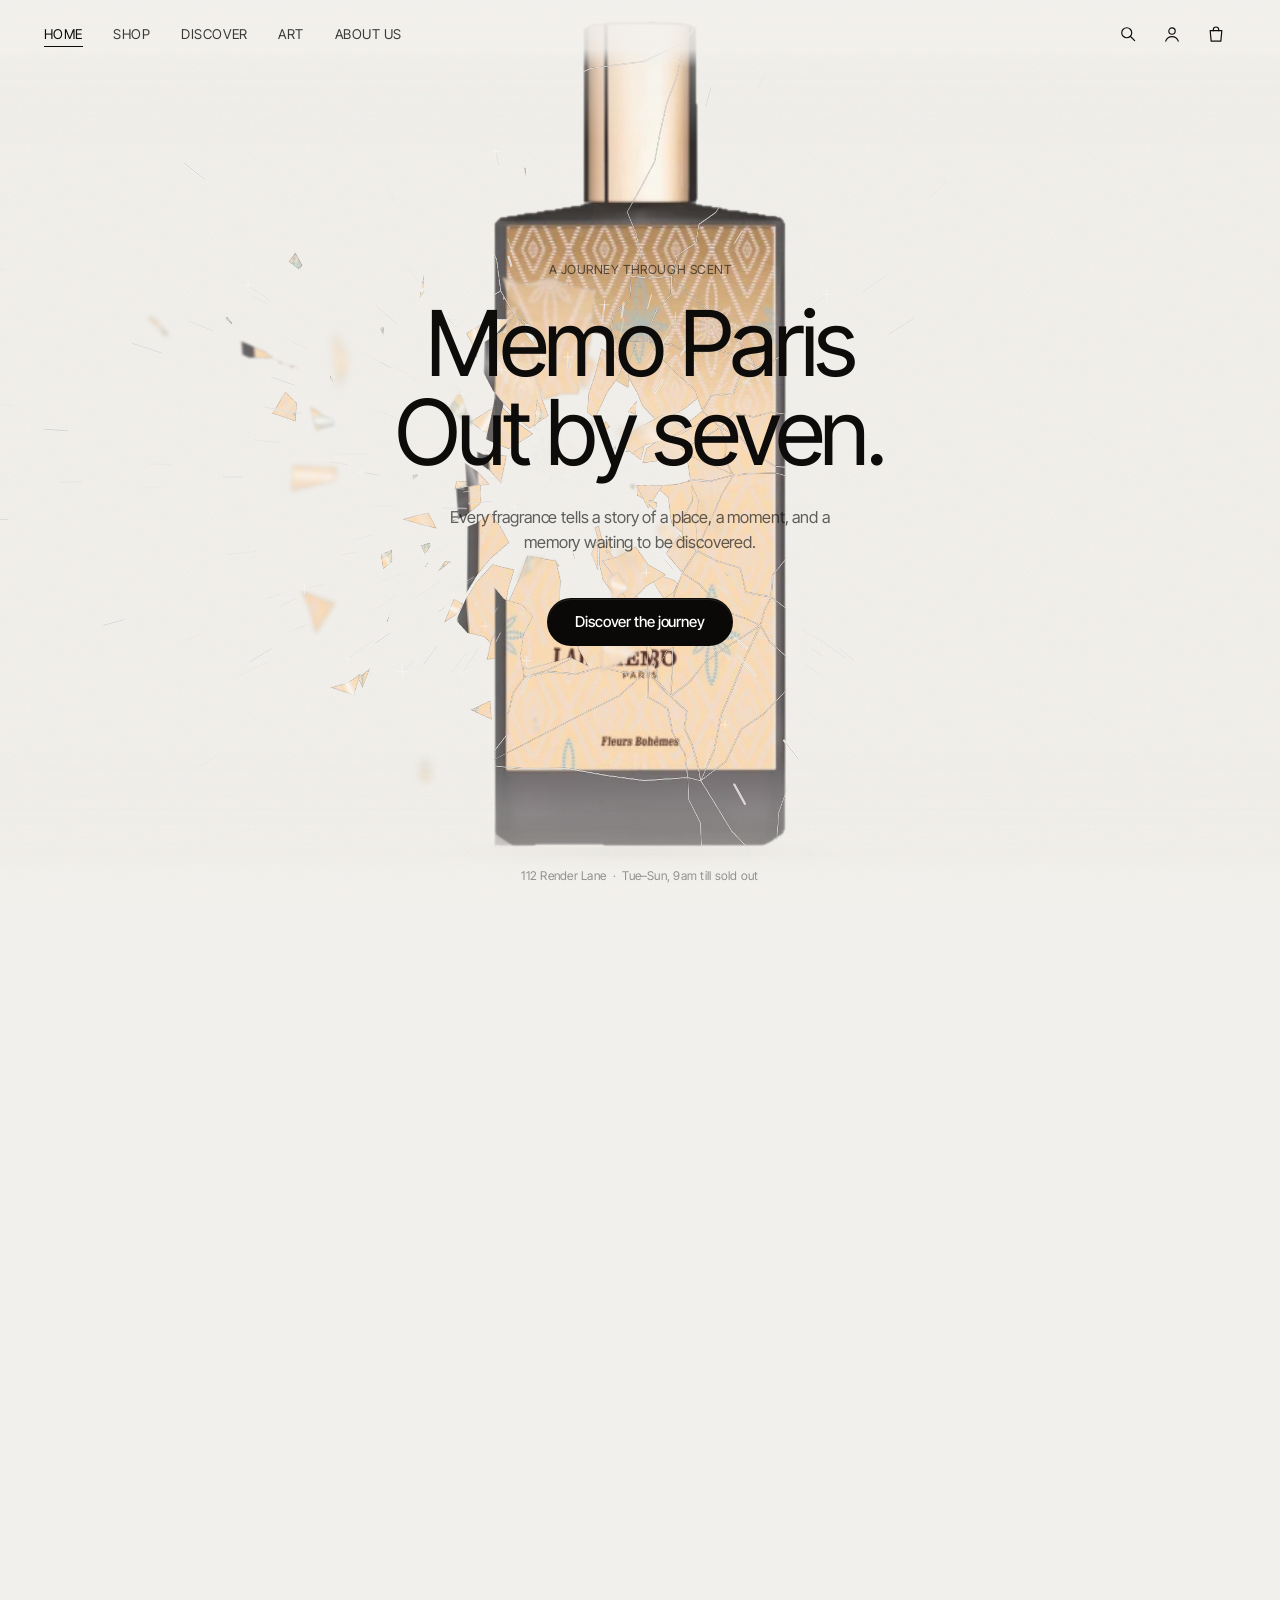
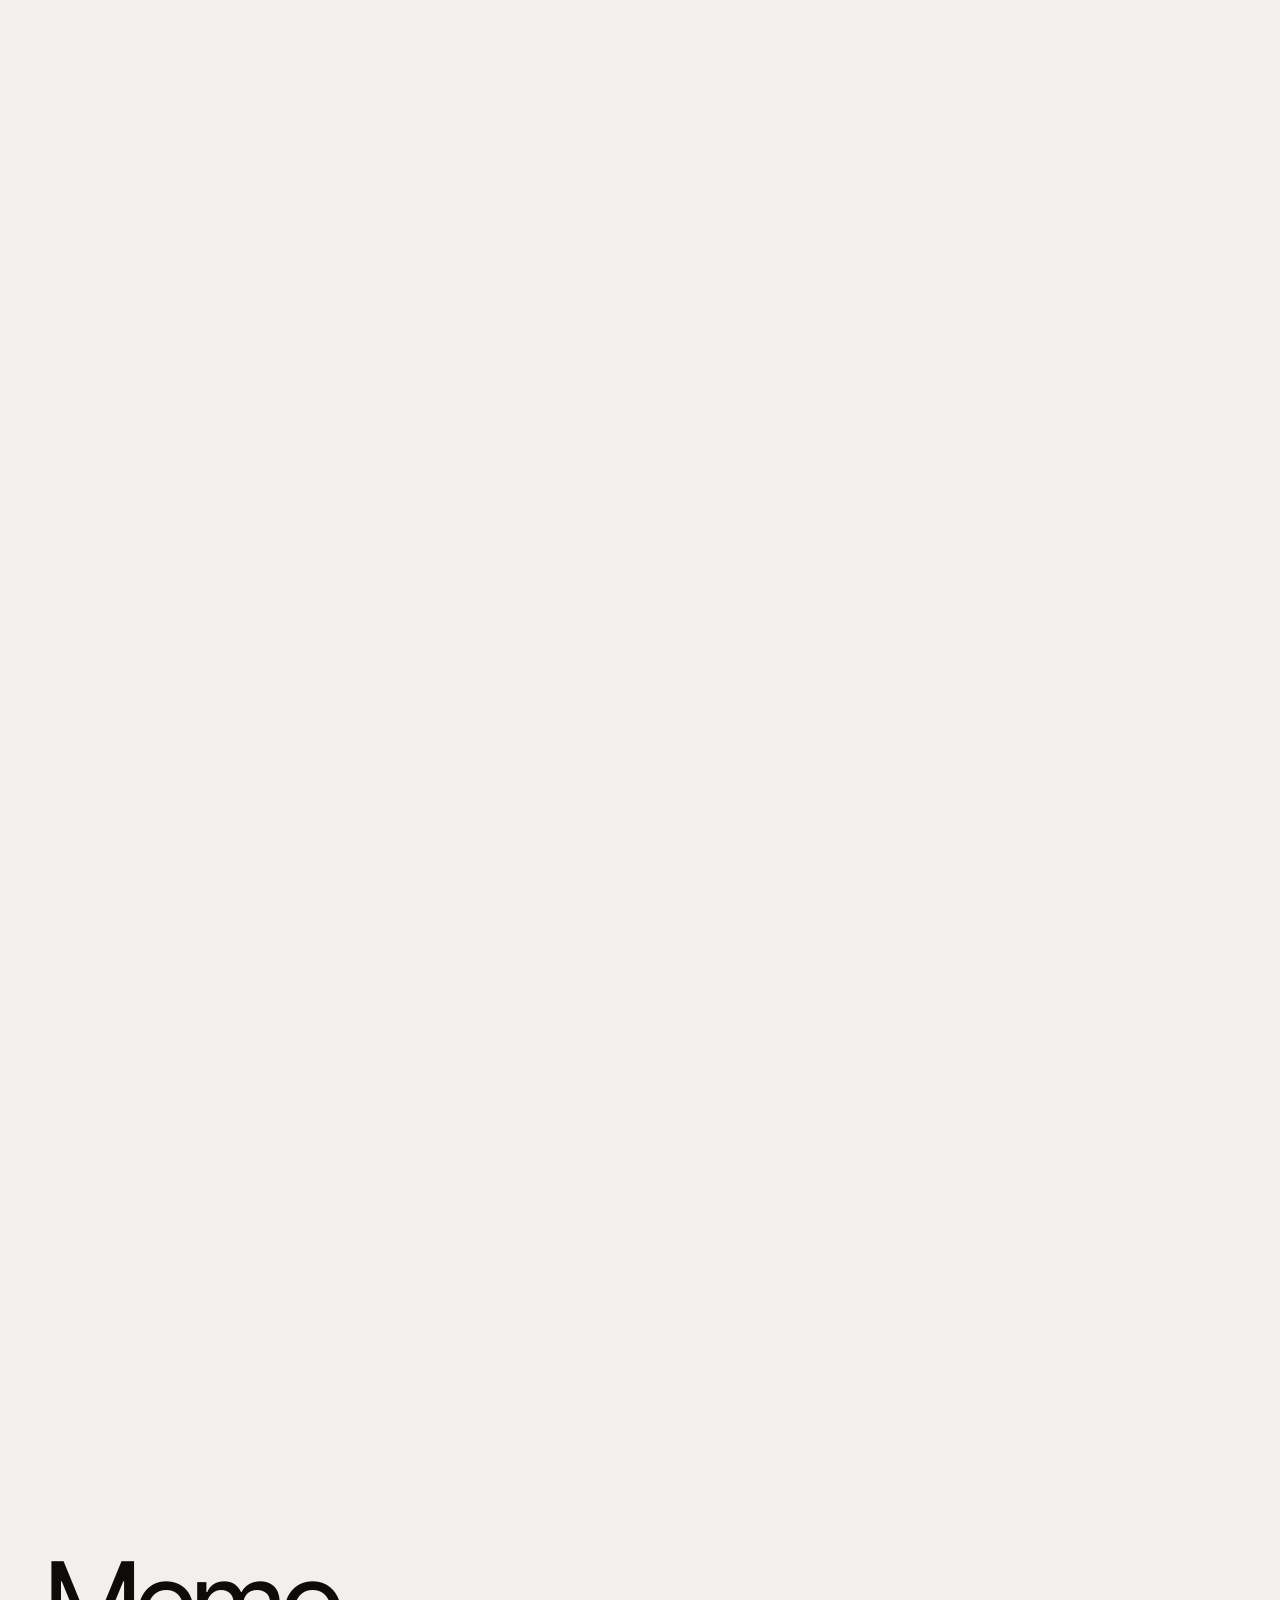
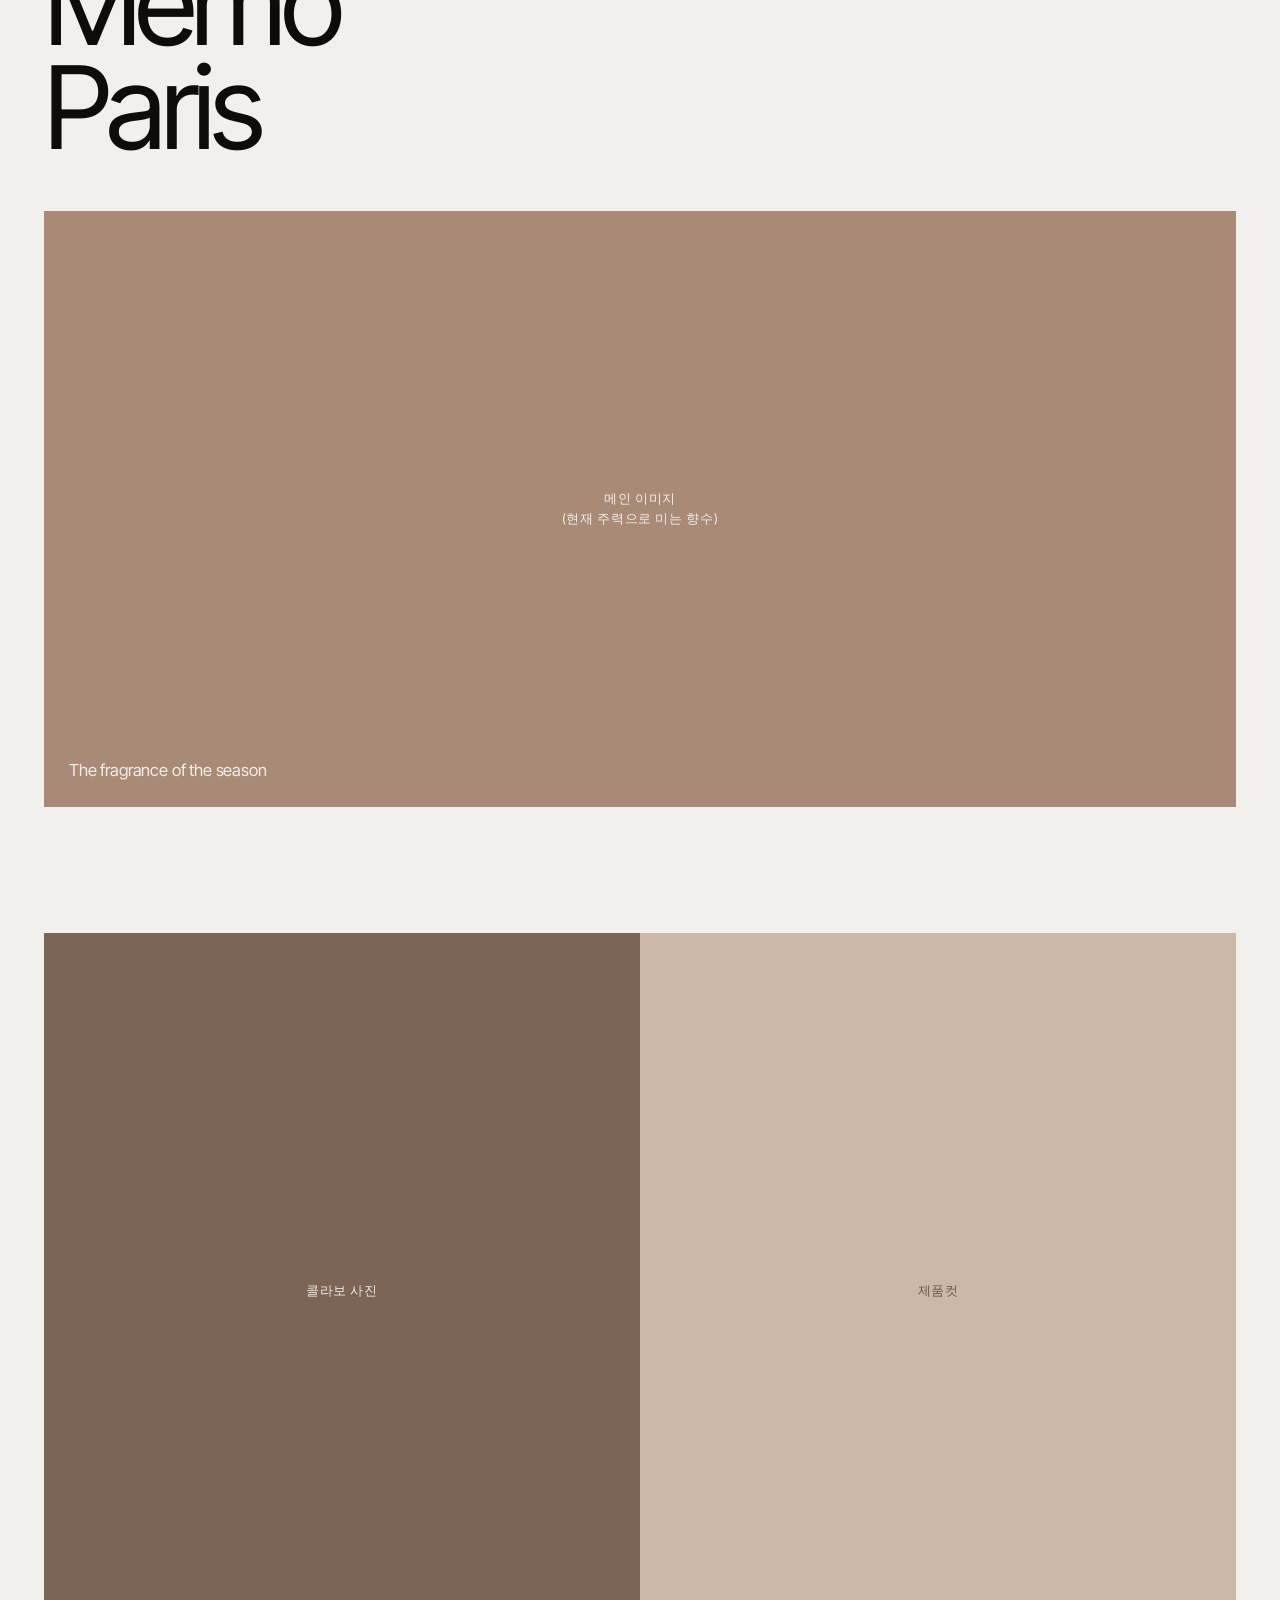
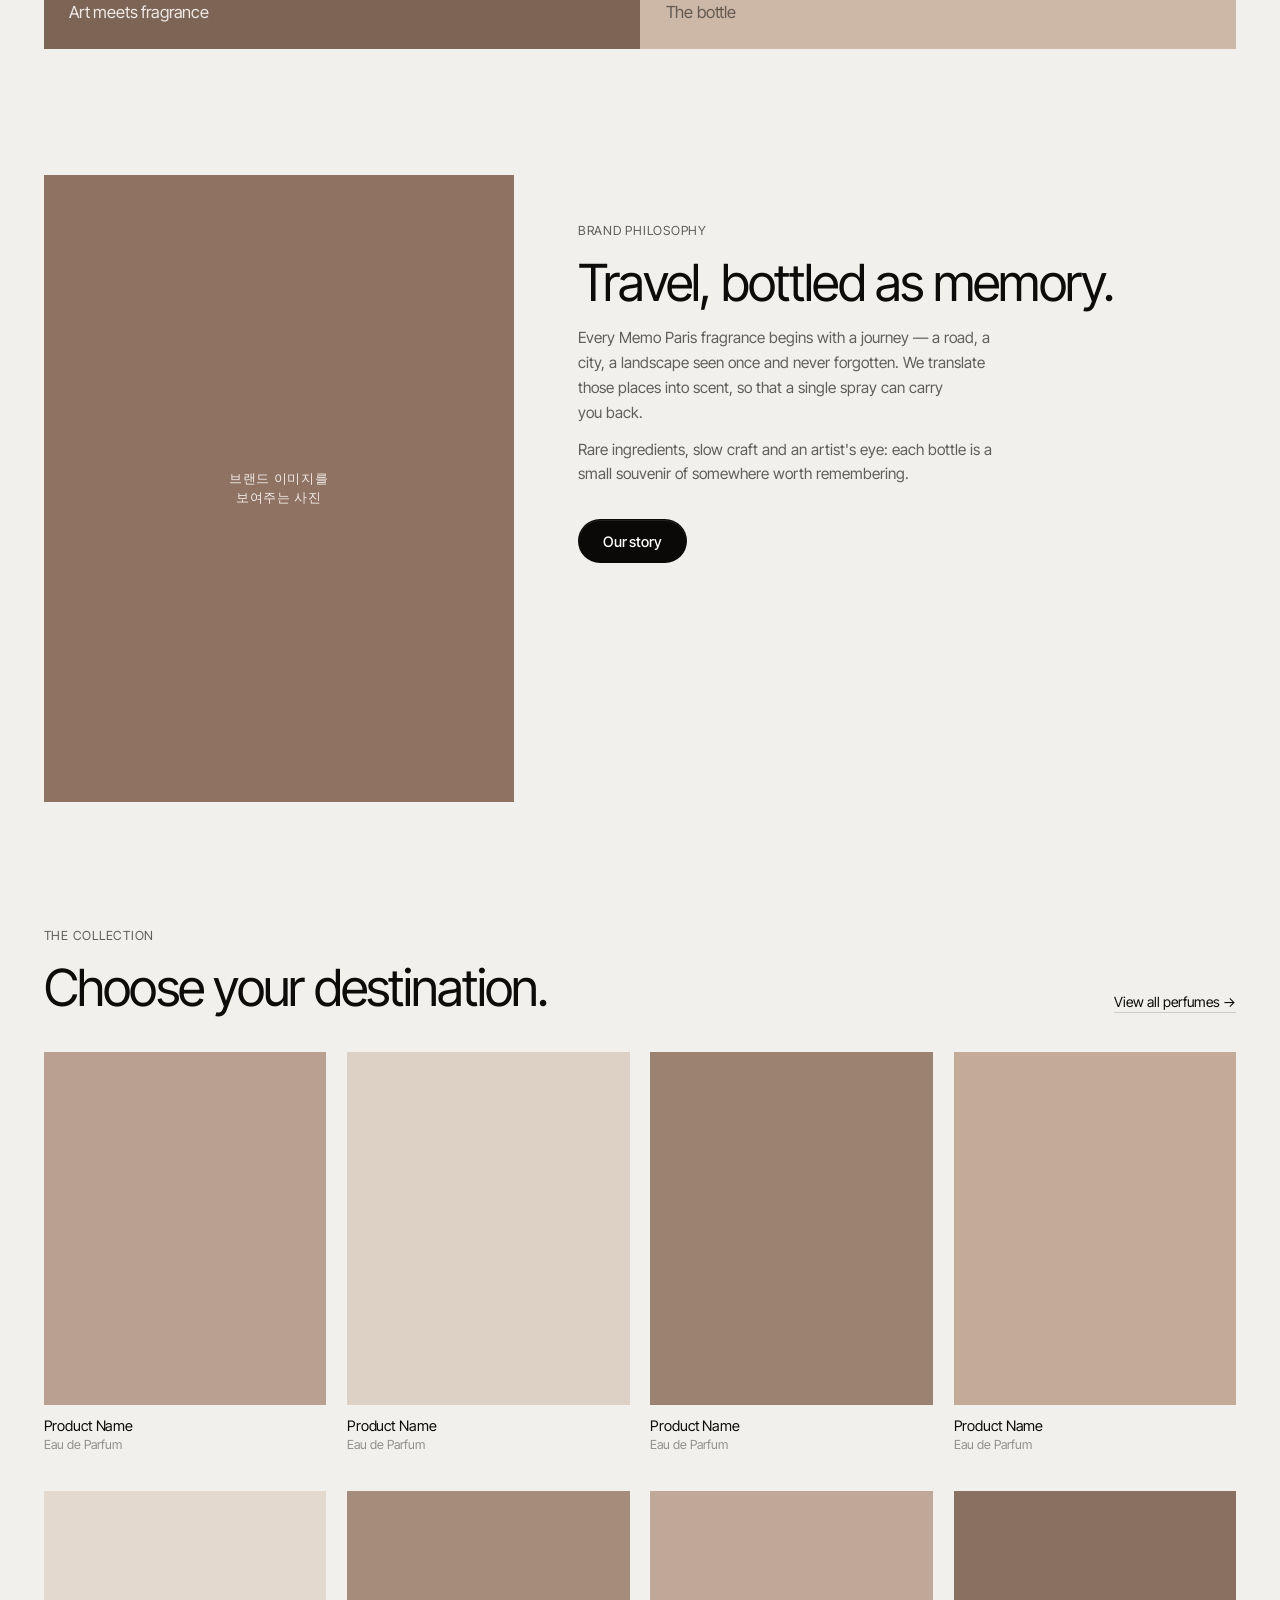
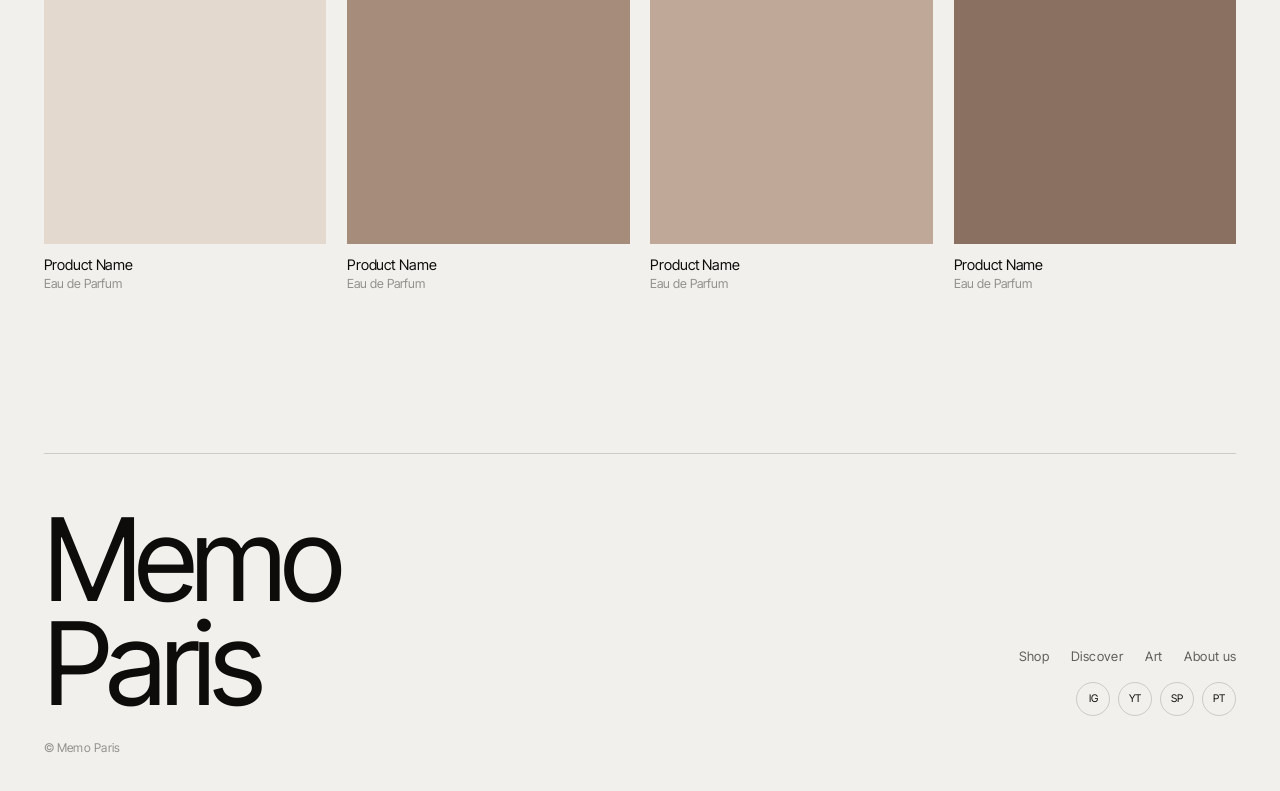
<file: index.html>
<!DOCTYPE html>
<html lang="en">
<head>
<meta charset="UTF-8">
<meta name="viewport" content="width=device-width, initial-scale=1, viewport-fit=cover">
<title>Memo Paris — A Journey Through Scent</title>
<link rel="preconnect" href="https://fonts.googleapis.com">
<link rel="preconnect" href="https://fonts.gstatic.com" crossorigin>
<link href="https://fonts.googleapis.com/css2?family=Inter+Tight:wght@400;500&display=swap" rel="stylesheet">
<style>
:root{
  --fg:#0d0c0b;
  --fg-soft:rgba(13,12,11,.64);
  --fg-faint:rgba(13,12,11,.42);
  --shade:#f2f0ec;
  --rule:rgba(13,12,11,.16);
  --ease:cubic-bezier(.22,.61,.36,1);
  --pill-bg:#0a0908;
  --pill-fg:#ffffff;
  --gutter:clamp(16px, 3.4vw, 44px);
}

*,*::before,*::after{ box-sizing:border-box; margin:0; padding:0; }
html{ -webkit-text-size-adjust:100%; scroll-behavior:smooth; }
@media (prefers-reduced-motion:reduce){ html{ scroll-behavior:auto; } }
body{
  background:var(--shade);
  color:var(--fg);
  font-family:'Inter Tight','Helvetica Neue',Helvetica,Arial,sans-serif;
  font-weight:400;
  -webkit-font-smoothing:antialiased;
  -moz-osx-font-smoothing:grayscale;
  overflow-x:hidden;
}
body.lock{ overflow:hidden; }
button{ font:inherit; color:inherit; background:none; border:0; cursor:pointer; }

/* ---------- Background layer ---------- */
.stage{ position:fixed; inset:0; z-index:0; overflow:hidden; background:var(--shade); }
.veil{
  position:absolute; inset:0; pointer-events:none;
  background:
    linear-gradient(to bottom, rgba(242,240,236,.62) 0%, rgba(242,240,236,.12) 22%, rgba(242,240,236,.12) 78%, rgba(242,240,236,.66) 100%),
    radial-gradient(100% 80% at 50% 48%, rgba(242,240,236,0) 0%, rgba(242,240,236,.34) 100%),
    rgba(242,240,236,.20);
}
.wash{ position:absolute; inset:0; pointer-events:none; opacity:0; background:rgba(242,240,236,.42); }
.grain{
  position:absolute; inset:-50%; opacity:.13; mix-blend-mode:multiply; pointer-events:none;
  background-image:url("data:image/svg+xml;utf8,<svg xmlns='http://www.w3.org/2000/svg' width='140' height='140'><filter id='n'><feTurbulence type='fractalNoise' baseFrequency='.85' numOctaves='3'/></filter><rect width='140' height='140' filter='url(%23n)' opacity='.5'/></svg>");
}
/* sub pages: the bottle as it ends up on the home page — zoomed, blurred, quiet */
.bgimg{
  position:absolute; left:50%; top:50%;
  height:calc(min(86vh, 120vw) * 1.85); width:auto; max-width:none;
  transform:translate(-50%, -50.6%) scale(1.06);
  filter:blur(22px); opacity:.78; mix-blend-mode:multiply;
}

/* ---------- Scroll meter ---------- */
.meter{
  position:fixed; top:0; left:0; z-index:50; height:2px; width:100%;
  transform:scaleX(0); transform-origin:0 50%;
  background:var(--fg); opacity:.55;
}

/* ---------- Header ---------- */
.chrome{
  position:fixed; left:0; right:0; top:0; z-index:40;
  display:flex; align-items:center; justify-content:space-between; gap:12px;
  padding:max(14px, calc(env(safe-area-inset-top, 0px) + 12px)) var(--gutter) 14px;
  background:linear-gradient(to bottom, rgba(242,240,236,.94) 0%, rgba(242,240,236,.78) 72%, rgba(242,240,236,0) 100%);
}
.links{ display:flex; align-items:center; gap:clamp(14px, 2.4vw, 32px); }
.links a, .mark{
  position:relative; color:var(--fg); text-decoration:none; font-size:13.5px;
  letter-spacing:.04em; opacity:.8; transition:opacity .3s var(--ease);
}
.links a:hover, .links a.active{ opacity:1; }
.links a::after{
  content:""; position:absolute; left:0; right:0; bottom:-5px; height:1px; background:var(--fg);
  transform:scaleX(0); transform-origin:0 50%; transition:transform .4s var(--ease);
}
.links a:hover::after, .links a.active::after{ transform:scaleX(1); }
.mark{ display:none; font-size:14px; letter-spacing:.06em; opacity:1; }
.tools{ display:flex; align-items:center; gap:4px; }
.tool{
  display:inline-flex; align-items:center; justify-content:center;
  width:40px; height:40px; border-radius:999px;
  color:var(--fg); text-decoration:none;
  transition:background .3s var(--ease);
}
.tool:hover, .tool:focus-visible{ background:rgba(13,12,11,.07); }
.tool:focus-visible{ outline:2px solid var(--fg); outline-offset:2px; }
.tool svg{ width:20px; height:20px; }
.tool.burger{ display:none; }

.pill{
  display:inline-flex; align-items:center; justify-content:center;
  height:44px; padding:0 24px; border-radius:999px;
  background:var(--pill-bg); color:var(--pill-fg);
  font-size:14.5px; font-weight:500; letter-spacing:-.008em;
  text-decoration:none; white-space:nowrap;
  border:1px solid rgba(10,9,8,.12);
  box-shadow:0 1px 0 rgba(255,255,255,.10) inset;
  -webkit-text-fill-color:var(--pill-fg);
  transition:transform .4s var(--ease), background .3s var(--ease);
}
.pill:hover, .pill:focus-visible{ transform:translateY(-2px); background:#000; }
.pill:focus-visible{ outline:2px solid var(--fg); outline-offset:2px; }

/* ---------- Overlays: mobile menu + search ---------- */
.overlay{
  position:fixed; inset:0; z-index:60;
  background:rgba(242,240,236,.86);
  -webkit-backdrop-filter:blur(18px); backdrop-filter:blur(18px);
  opacity:0; visibility:hidden; transition:opacity .45s var(--ease), visibility .45s;
  padding:max(18px, calc(env(safe-area-inset-top, 0px) + 14px)) var(--gutter) 40px;
  display:flex; flex-direction:column;
}
.overlay.open{ opacity:1; visibility:visible; }
.overlay-top{ display:flex; justify-content:space-between; align-items:center; min-height:40px; }
.overlay-top span{ font-size:12.5px; letter-spacing:.06em; color:var(--fg-soft); }
.menu-links{ margin-top:auto; margin-bottom:auto; display:flex; flex-direction:column; gap:6px; }
.menu-links a{
  color:var(--fg); text-decoration:none;
  font-size:clamp(40px, 11vw, 72px); line-height:1.08; letter-spacing:-.04em;
  transform:translateY(16px); opacity:0; transition:transform .6s var(--ease), opacity .6s var(--ease);
}
.overlay.open .menu-links a{ transform:none; opacity:1; }
.overlay.open .menu-links a:nth-child(2){ transition-delay:.04s; }
.overlay.open .menu-links a:nth-child(3){ transition-delay:.08s; }
.overlay.open .menu-links a:nth-child(4){ transition-delay:.12s; }
.overlay.open .menu-links a:nth-child(5){ transition-delay:.16s; }
.menu-links a.active{ font-style:italic; }
.search-form{ margin-top:clamp(60px, 16vh, 160px); width:100%; max-width:900px; align-self:center; }
.search-form label{ font-size:12.5px; letter-spacing:.06em; color:var(--fg-soft); }
.search-form input{
  display:block; width:100%; margin-top:14px;
  font:inherit; font-size:clamp(28px, 5vw, 56px); letter-spacing:-.03em;
  background:none; border:0; border-bottom:1px solid var(--fg); padding:6px 0 12px; color:var(--fg);
  outline:none; border-radius:0;
}
.search-form input::placeholder{ color:var(--fg-faint); }
.suggest{ margin-top:28px; display:flex; gap:10px; flex-wrap:wrap; align-items:center; }
.suggest span{ font-size:12.5px; color:var(--fg-soft); margin-right:6px; letter-spacing:.04em; }

/* ---------- Chips ---------- */
.chip{
  display:inline-flex; align-items:center; height:34px; padding:0 16px; border-radius:999px;
  border:1px solid var(--rule); background:rgba(255,255,255,.35);
  font-size:12px; letter-spacing:.06em; color:var(--fg); text-decoration:none;
  transition:background .3s var(--ease), border-color .3s var(--ease), color .3s var(--ease);
}
.chip:hover{ border-color:var(--fg); }
.chip.on{ background:var(--fg); border-color:var(--fg); color:#fff; }

/* ---------- Page content ---------- */
.site{ position:relative; z-index:30; padding:0 var(--gutter); }
.wrap{ max-width:1240px; margin:0 auto; }
.section{ margin-top:clamp(96px, 14vh, 180px); }
.page-head{ padding-top:clamp(120px, 20vh, 200px); margin-bottom:clamp(28px, 4vw, 52px); }
.page-title{
  font-weight:400; font-size:clamp(46px, 7.4vw, 112px);
  line-height:.92; letter-spacing:-.045em;
}
.logo-xl{ font-weight:400; font-size:clamp(52px, 9vw, 132px); line-height:.9; letter-spacing:-.045em; }

/* colour block = image placeholder (swap for a real photo later) */
.block{
  position:relative; overflow:hidden;
  display:flex; align-items:center; justify-content:center; text-align:center;
  color:rgba(255,255,255,.86);
  font-size:12.5px; line-height:1.55; letter-spacing:.05em;
}
.block.light{ color:rgba(13,12,11,.55); }
.block .cap{
  position:absolute; left:clamp(16px,2vw,28px); bottom:clamp(14px,1.8vw,24px);
  font-size:clamp(15px,1.3vw,19px); letter-spacing:-.01em; text-align:left;
}
.block .badge{
  position:absolute; left:12px; top:12px; padding:4px 9px; border-radius:999px;
  background:rgba(255,255,255,.88); color:var(--fg); font-size:10.5px; letter-spacing:.08em;
}
.hero-img{ aspect-ratio:16/8; }

.kicker{ font-size:12.5px; letter-spacing:.06em; color:var(--fg-soft); margin-bottom:18px; text-transform:uppercase; }
h2{
  font-weight:400; font-size:clamp(30px, 4vw, 58px);
  line-height:1.02; letter-spacing:-.034em; text-wrap:balance; max-width:18ch;
}
h3{ font-weight:400; font-size:clamp(24px, 2.5vw, 36px); line-height:1.08; letter-spacing:-.03em; text-wrap:balance; }
.body{ margin-top:18px; max-width:46ch; font-size:clamp(15px,1.2vw,18px); line-height:1.62; color:var(--fg-soft); text-wrap:pretty; }
.body + .body{ margin-top:12px; }
.arrow{
  display:inline-flex; align-items:center; gap:10px; margin-top:26px;
  color:var(--fg); text-decoration:none; font-size:14.5px;
  border-bottom:1px solid var(--rule); padding-bottom:3px; transition:border-color .3s var(--ease);
}
.arrow i{ font-style:normal; transition:transform .4s var(--ease); }
.arrow:hover{ border-color:var(--fg); }
.arrow:hover i{ transform:translateX(4px); }

/* lead: heading + text under the hero image */
.lead{ margin-top:clamp(56px, 8vh, 96px); display:grid; grid-template-columns:minmax(0,5fr) minmax(0,7fr); gap:clamp(20px,4vw,64px); }
.lead .body{ margin-top:6px; }

/* image + text rows, alternating */
.row{
  display:grid; grid-template-columns:minmax(0,1fr) minmax(0,1fr);
  gap:clamp(28px, 5vw, 80px); align-items:center;
  padding-top:clamp(56px, 8vh, 100px); margin-top:clamp(56px, 8vh, 100px);
  border-top:1px solid var(--rule);
}
.row .block{ aspect-ratio:4/3; }
.row.rev .block{ order:2; }
.row .txt{ max-width:52ch; }

/* three cards */
.cards3{ display:grid; grid-template-columns:repeat(3, minmax(0,1fr)); gap:clamp(14px, 2vw, 28px); margin-top:clamp(24px, 3vw, 40px); }
.card3{ color:var(--fg); text-decoration:none; display:block; }
.card3 .block{ aspect-ratio:4/3; transition:transform .6s var(--ease); }
.card3:hover .block{ transform:scale(.985); }
.card3 h4{ margin-top:16px; font-weight:400; font-size:18px; letter-spacing:-.015em; }
.card3 p{ margin-top:6px; font-size:14px; line-height:1.55; color:var(--fg-soft); max-width:36ch; }
.card3 .go{ display:inline-block; margin-top:12px; transition:transform .4s var(--ease); }
.card3:hover .go{ transform:translateX(4px); }

.sec-head{ display:flex; align-items:flex-end; justify-content:space-between; gap:20px; }
.more{ color:var(--fg); text-decoration:none; font-size:14px; white-space:nowrap; border-bottom:1px solid var(--rule); padding-bottom:2px; }
.more:hover{ border-color:var(--fg); }

/* ---------- Footer ---------- */
.site-foot{
  margin-top:clamp(120px, 18vh, 220px);
  padding:clamp(40px,6vh,72px) 0 max(36px, calc(env(safe-area-inset-bottom, 0px) + 28px));
  border-top:1px solid var(--rule);
  display:flex; align-items:flex-end; justify-content:space-between; gap:24px; flex-wrap:wrap;
}
.foot-right{ display:flex; flex-direction:column; align-items:flex-end; gap:18px; }
.foot-links{ display:flex; gap:22px; flex-wrap:wrap; font-size:13px; letter-spacing:.03em; }
.foot-links a{ color:var(--fg-soft); text-decoration:none; }
.foot-links a:hover{ color:var(--fg); }
.social{ display:flex; gap:8px; }
.social a{
  width:34px; height:34px; border-radius:999px; border:1px solid var(--rule);
  display:inline-flex; align-items:center; justify-content:center;
  color:var(--fg); text-decoration:none; font-size:10.5px; letter-spacing:.04em;
  transition:background .3s var(--ease), color .3s var(--ease);
}
.social a:hover{ background:var(--fg); color:#fff; }
.copy{ width:100%; font-size:12px; color:var(--fg-faint); letter-spacing:.02em; }

/* reveal + page fade */
.reveal{ opacity:0; transform:translateY(28px); transition:opacity 1s var(--ease), transform 1s var(--ease); }
.reveal.in{ opacity:1; transform:none; }
body.sub-page .site{ animation:pagein .9s var(--ease) both; }
@keyframes pagein{ from{ opacity:0; transform:translateY(14px); } to{ opacity:1; transform:none; } }
@media (prefers-reduced-motion:reduce){
  .reveal{ opacity:1; transform:none; transition:none; }
  body.sub-page .site{ animation:none; }
}

/* ---------- Responsive ---------- */
@media (max-width:900px){
  .veil{
    background:
      linear-gradient(to bottom, rgba(242,240,236,.72) 0%, rgba(242,240,236,.18) 24%, rgba(242,240,236,.18) 76%, rgba(242,240,236,.74) 100%),
      radial-gradient(100% 80% at 50% 48%, rgba(242,240,236,0) 0%, rgba(242,240,236,.40) 100%),
      rgba(242,240,236,.24);
  }
  .lead{ grid-template-columns:1fr; }
}
@media (max-width:720px){
  .links{ display:none; }
  .mark{ display:block; }
  .tool.burger{ display:inline-flex; }
  .tool.acct{ display:none; }
  .hero-img{ aspect-ratio:4/5; }
  .row{ grid-template-columns:1fr; }
  .row.rev .block{ order:0; }
  .cards3{ grid-template-columns:1fr; gap:40px; }
  .sec-head{ flex-direction:column; align-items:flex-start; }
  .foot-right{ align-items:flex-start; }
}

/* sub pages: the notes as they settle at the end of the home hero — blurred, quiet */
.bgnotes{ position:absolute; inset:0; filter:blur(22px); opacity:.82; transform:scale(1.06); }
.bgnotes i{ position:absolute; display:block; background:center/contain no-repeat; }


.boot{
  position:fixed; inset:0; z-index:90;
  display:flex; flex-direction:column; align-items:center; justify-content:center;
  gap:16px; background:var(--shade);
  transition:opacity .7s var(--ease), visibility .7s;
}
.boot.done{ opacity:0; visibility:hidden; }
.boot p{ font-size:12.5px; letter-spacing:.05em; color:var(--fg-faint); }
.bar{ width:150px; height:1px; background:var(--rule); overflow:hidden; }
.bar i{ display:block; height:100%; width:100%; background:var(--fg); transform:scaleX(0); transform-origin:0 50%; }
.stage canvas{
  position:absolute; inset:0; width:100%; height:100%;
  will-change:filter, opacity, transform;
}
.foot{
  position:fixed; bottom:0; left:0; right:0; z-index:22;
  display:flex; justify-content:center;
  padding:14px clamp(16px, 4vw, 24px) max(16px, calc(env(safe-area-inset-bottom, 0px) + 12px));
  font-size:12px; line-height:1.45; letter-spacing:.02em;
  color:var(--fg-faint); text-align:center; pointer-events:none;
  background:linear-gradient(to top, rgba(242,240,236,.92) 0%, rgba(242,240,236,.72) 72%, rgba(242,240,236,0) 100%);
}
.panels{ position:fixed; inset:0; z-index:20; pointer-events:none; }
.panel{
  position:absolute; inset:0;
  display:flex; flex-direction:column; align-items:center; justify-content:center; text-align:center;
  padding:max(104px, calc(env(safe-area-inset-top, 0px) + 88px)) clamp(20px, 5vw, 60px) max(96px, calc(env(safe-area-inset-bottom, 0px) + 80px));
  opacity:0; will-change:opacity,transform;
}
.eyebrow{
  display:flex; align-items:center; justify-content:center; flex-wrap:wrap;
  gap:6px 12px; font-size:12.5px; letter-spacing:.045em; color:var(--fg-soft);
  margin-bottom:clamp(16px,2vw,22px); max-width:min(46ch, 100%); text-align:center;
}
.panel h1{ font-weight:400; font-size:clamp(34px, 7.1vw, 104px); line-height:.98; letter-spacing:-.036em; max-width:15ch; text-wrap:balance; }
.sub{ margin-top:clamp(18px,2.2vw,28px); font-size:clamp(15px,1.28vw,19px); line-height:1.5; letter-spacing:-.008em; color:var(--fg-soft); max-width:min(46ch, 100%); text-wrap:pretty; }
.cta{ margin-top:clamp(28px,3.4vw,44px); pointer-events:auto; width:100%; display:flex; justify-content:center; }
.cta .pill{ height:48px; padding:0 27px; font-size:15px; max-width:min(100%, 320px); }
.track{ position:relative; z-index:1; height:520vh; min-height:3000px; }
/* home hero: keep the glass crisp, only fade the edges under header/footer */
.home .veil{ background:linear-gradient(to bottom, rgba(242,240,236,.6) 0%, rgba(242,240,236,0) 16%, rgba(242,240,236,0) 84%, rgba(242,240,236,.65) 100%); }

.intro{ padding-top:clamp(40px, 8vh, 96px); }
.intro .logo-xl{ margin-bottom:clamp(28px, 4vw, 52px); }
.split{ display:grid; grid-template-columns:1fr 1fr; }
.split .block{ aspect-ratio:5/6; text-decoration:none; }
.brand{ display:grid; grid-template-columns:minmax(0,5fr) minmax(0,7fr); gap:clamp(28px, 5vw, 80px); align-items:start; }
.brand .block{ aspect-ratio:3/4; }
.brand-copy{ padding-top:clamp(0px, 4vw, 48px); }
.brand-copy .pill{ margin-top:32px; }
.grid-head{ margin-bottom:clamp(24px, 3vw, 40px); }
.grid{ display:grid; grid-template-columns:repeat(4, minmax(0,1fr)); gap:clamp(24px, 3vw, 40px) clamp(12px, 1.6vw, 22px); }
.card{ color:var(--fg); text-decoration:none; display:block; }
.card .block{ aspect-ratio:4/5; transition:transform .6s var(--ease); }
.card:hover .block{ transform:scale(.985); }
.card p{ margin-top:12px; font-size:14.5px; letter-spacing:-.008em; }
.card small{ display:block; margin-top:3px; font-size:12.5px; color:var(--fg-faint); }
@media (max-width:900px){ .grid{ grid-template-columns:repeat(2, minmax(0,1fr)); } }
@media (max-width:720px){
  .panel h1{ max-width:12ch; font-size:clamp(30px, 9.8vw, 52px); }
  .sub{ font-size:15px; max-width:34ch; }
  .panel{ padding:max(92px, calc(env(safe-area-inset-top, 0px) + 76px)) 18px max(88px, calc(env(safe-area-inset-bottom, 0px) + 72px)); }
  .foot{ font-size:11px; }
  .split{ grid-template-columns:1fr; }
  .split .block{ aspect-ratio:4/3; }
  .brand{ grid-template-columns:1fr; }
  .brand .block{ aspect-ratio:4/5; }
}
@media (max-width:420px){
  .panel h1{ max-width:11ch; font-size:clamp(28px, 10.5vw, 40px); }
  .eyebrow{ font-size:11px; letter-spacing:.04em; max-width:28ch; }
  .cta .pill{ width:100%; max-width:280px; height:44px; padding:0 20px; font-size:14px; }
}
@media (max-height:520px) and (orientation:landscape){
  .panel{ padding:max(72px, calc(env(safe-area-inset-top, 0px) + 56px)) 24px max(64px, calc(env(safe-area-inset-bottom, 0px) + 48px)); }
  .panel h1{ font-size:clamp(28px, 8vh, 44px); }
  .sub{ margin-top:12px; font-size:14px; }
  .cta{ margin-top:16px; }
}

</style>
</head>
<body class="home" id="top">

<div class="boot" id="boot">
  <div class="bar"><i id="bootBar"></i></div>
  <p id="bootPct">LOADING 0%</p>
</div>

<div class="stage">
  <canvas id="art" aria-hidden="true"></canvas>
  <div class="veil"></div>
  <div class="wash" id="wash"></div>
  <div class="grain"></div>
</div>

<i class="meter" id="meter"></i>

<header class="chrome">
  <nav class="links" aria-label="Main">
    <a href="index.html" class="active" aria-current="page">HOME</a>
    <a href="shop.html">SHOP</a>
    <a href="discover.html">DISCOVER</a>
    <a href="art.html">ART</a>
    <a href="about.html">ABOUT US</a>
  </nav>
  <a class="mark" href="index.html" style="text-decoration:none">MEMO PARIS</a>
  <div class="tools">
    <button class="tool" type="button" data-open="search" aria-label="Search"><svg viewBox="0 0 24 24" fill="none" stroke="currentColor" stroke-width="1.4" stroke-linecap="round"><circle cx="10.5" cy="10.5" r="6"/><path d="m15 15 5 5"/></svg></button>
    <a class="tool acct" href="#account" aria-label="My account"><svg viewBox="0 0 24 24" fill="none" stroke="currentColor" stroke-width="1.4" stroke-linecap="round"><circle cx="12" cy="8.5" r="3.8"/><path d="M4.5 20.5c1.3-3.6 4.2-5.4 7.5-5.4s6.2 1.8 7.5 5.4"/></svg></a>
    <a class="tool" href="#cart" aria-label="Cart"><svg viewBox="0 0 24 24" fill="none" stroke="currentColor" stroke-width="1.4" stroke-linejoin="round" stroke-linecap="round"><path d="M5 8h14l-1.2 12.5H6.2z"/><path d="M8.8 8V6.8a3.2 3.2 0 0 1 6.4 0V8"/></svg></a>
    <button class="tool burger" type="button" data-open="menu" aria-label="Menu"><svg viewBox="0 0 24 24" fill="none" stroke="currentColor" stroke-width="1.4" stroke-linecap="round"><path d="M4 8h16M4 16h16"/></svg></button>
  </div>
</header>

<div class="overlay" id="menu" aria-hidden="true" role="dialog" aria-label="Menu">
  <div class="overlay-top"><span>MEMO PARIS</span><button class="tool" type="button" data-close aria-label="Close"><svg viewBox="0 0 24 24" fill="none" stroke="currentColor" stroke-width="1.4" stroke-linecap="round"><path d="m6 6 12 12M18 6 6 18"/></svg></button></div>
  <nav class="menu-links">
    <a href="index.html" class="active">Home</a>
    <a href="shop.html">Shop</a>
    <a href="discover.html">Discover</a>
    <a href="art.html">Art</a>
    <a href="about.html">About us</a>
  </nav>
  <div class="foot-links"><a href="#account">My account</a><a href="#cart">Cart</a></div>
</div>

<div class="overlay" id="search" aria-hidden="true" role="dialog" aria-label="Search">
  <div class="overlay-top"><span>SEARCH</span><button class="tool" type="button" data-close aria-label="Close"><svg viewBox="0 0 24 24" fill="none" stroke="currentColor" stroke-width="1.4" stroke-linecap="round"><path d="m6 6 12 12M18 6 6 18"/></svg></button></div>
  <form class="search-form" action="shop.html" method="get">
    <label for="q">What are you looking for?</label>
    <input id="q" name="q" type="search" placeholder="A scent, a place, a mood…" autocomplete="off">
    <div class="suggest">
      <span>BY FAMILY</span>
      <a class="chip" href="shop.html?f=floral">FLORAL</a>
      <a class="chip" href="shop.html?f=woody">WOODY</a>
      <a class="chip" href="shop.html?f=citrus">CITRUS</a>
      <a class="chip" href="shop.html?f=oriental">ORIENTAL</a>
    </div>
  </form>
</div>

<main class="panels">
  <section class="panel" data-panel>
    <div class="eyebrow">A JOURNEY THROUGH SCENT</div>
    <h1>Memo Paris<br />Out by seven.</h1>
    <p class="sub">Every fragrance tells a story of a place, a moment, and a memory waiting to be discovered.</p>
    <div class="cta"><a class="pill" href="discover.html">Discover the journey</a></div>
  </section>
  <section class="panel" data-panel>
    <div class="eyebrow">Across the studio</div>
    <h1>Every scent takes you somewhere</h1>
    <p class="sub">From distant landscapes to hidden corners of the world, discover the beauty of places through fragrance.</p>
    <div class="cta"><a class="pill" href="art.html">Explore the world</a></div>
  </section>
  <section class="panel" data-panel>
    <div class="eyebrow">The surface</div>
    <h1>Some memories never fade.</h1>
    <p class="sub">A fragrance can capture the feeling of a moment and turn it into a memory that stays with you.</p>
    <div class="cta"><a class="pill" href="shop.html">Discover your scent</a></div>
  </section>
</main>

<footer class="foot" id="heroFoot">112 Render Lane &nbsp;&middot;&nbsp; Tue–Sun, 9am till sold out</footer>

<div class="track" id="track"></div>

<div class="site">
  <div class="wrap">

    <section class="intro" id="discover">
      <div class="logo-xl reveal">Memo<br>Paris</div>
      <a class="reveal" href="shop.html" style="display:block;text-decoration:none"><div class="block hero-img" style="background:#a98a76"><span>메인 이미지<br>(현재 주력으로 미는 향수)</span><span class="cap">The fragrance of the season</span></div></a>
    </section>

    <section class="section split reveal" id="collab">
      <a class="block" href="art.html" style="background:#7d6556"><span>콜라보 사진</span><span class="cap">Art meets fragrance</span></a>
      <a class="block light" href="shop.html" style="background:#cdb8a8"><span>제품컷</span><span class="cap">The bottle</span></a>
    </section>

    <section class="section brand" id="about">
      <div class="reveal"><div class="block" style="background:#8f7262"><span>브랜드 이미지를<br>보여주는 사진</span></div></div>
      <div class="brand-copy reveal">
        <div class="kicker">Brand Philosophy</div>
        <h2>Travel, bottled as memory.</h2>
        <p class="body">Every Memo Paris fragrance begins with a journey — a road, a city, a landscape seen once and never forgotten. We translate those places into scent, so that a single spray can carry you back.</p>
        <p class="body">Rare ingredients, slow craft and an artist's eye: each bottle is a small souvenir of somewhere worth remembering.</p>
        <a class="pill" href="about.html">Our story</a>
      </div>
    </section>

    <section class="section" id="shop">
      <div class="sec-head grid-head reveal">
        <div>
          <div class="kicker">The Collection</div>
          <h2>Choose your destination.</h2>
        </div>
        <a class="more" href="shop.html">View all perfumes →</a>
      </div>
      <div class="grid reveal">
        <a class="card" href="shop.html"><div class="block" style="background:#b9a090"></div><p>Product Name</p><small>Eau de Parfum</small></a>
        <a class="card" href="shop.html"><div class="block light" style="background:#ddd0c4"></div><p>Product Name</p><small>Eau de Parfum</small></a>
        <a class="card" href="shop.html"><div class="block" style="background:#9c8270"></div><p>Product Name</p><small>Eau de Parfum</small></a>
        <a class="card" href="shop.html"><div class="block" style="background:#c4ab98"></div><p>Product Name</p><small>Eau de Parfum</small></a>
        <a class="card" href="shop.html"><div class="block light" style="background:#e4d9ce"></div><p>Product Name</p><small>Eau de Parfum</small></a>
        <a class="card" href="shop.html"><div class="block" style="background:#a68d7b"></div><p>Product Name</p><small>Eau de Parfum</small></a>
        <a class="card" href="shop.html"><div class="block" style="background:#bfa898"></div><p>Product Name</p><small>Eau de Parfum</small></a>
        <a class="card" href="shop.html"><div class="block" style="background:#8a7060"></div><p>Product Name</p><small>Eau de Parfum</small></a>
      </div>
    </section>

    <footer class="site-foot">
      <div class="logo-xl">Memo<br>Paris</div>
      <div class="foot-right">
        <nav class="foot-links" aria-label="Footer">
          <a href="shop.html">Shop</a>
          <a href="discover.html">Discover</a>
          <a href="art.html">Art</a>
          <a href="about.html">About us</a>
        </nav>
        <div class="social">
          <a href="#" aria-label="Instagram">IG</a>
          <a href="#" aria-label="YouTube">YT</a>
          <a href="#" aria-label="Spotify">SP</a>
          <a href="#" aria-label="Pinterest">PT</a>
        </div>
      </div>
      <p class="copy">© Memo Paris</p>
    </footer>
  </div>
</div>

<script>
(function(){
  "use strict";
  // ---------- Reveal on scroll ----------
  var reveals = [].slice.call(document.querySelectorAll(".reveal"));
  if ("IntersectionObserver" in window){
    var io = new IntersectionObserver(function(entries){
      entries.forEach(function(en){
        if (en.isIntersecting){ en.target.classList.add("in"); io.unobserve(en.target); }
      });
    }, { rootMargin: "0px 0px -8% 0px", threshold: 0.06 });
    reveals.forEach(function(el){ io.observe(el); });
  } else {
    reveals.forEach(function(el){ el.classList.add("in"); });
  }

  // ---------- Overlays (menu / search) ----------
  var lastFocus = null;
  function open(id){
    var el = document.getElementById(id);
    if (!el) return;
    lastFocus = document.activeElement;
    el.classList.add("open"); el.setAttribute("aria-hidden", "false");
    document.body.classList.add("lock");
    var f = el.querySelector("input, a, button");
    if (f) setTimeout(function(){ f.focus(); }, 60);
  }
  function closeAll(){
    [].forEach.call(document.querySelectorAll(".overlay.open"), function(el){
      el.classList.remove("open"); el.setAttribute("aria-hidden", "true");
    });
    document.body.classList.remove("lock");
    if (lastFocus) lastFocus.focus();
  }
  document.addEventListener("click", function(e){
    var o = e.target.closest("[data-open]");
    if (o){ e.preventDefault(); open(o.getAttribute("data-open")); return; }
    if (e.target.closest("[data-close]")){ e.preventDefault(); closeAll(); return; }
    // menu links that point inside the current page: close the overlay first
    var a = e.target.closest(".overlay a[href]");
    if (a) closeAll();
  });
  document.addEventListener("keydown", function(e){ if (e.key === "Escape") closeAll(); });

  // ---------- Scroll meter (sub pages; home page drives its own) ----------
  var meter = document.getElementById("meter");
  if (meter && !document.body.classList.contains("home")){
    var tick = false;
    function upd(){
      var max = document.documentElement.scrollHeight - window.innerHeight;
      meter.style.transform = "scaleX(" + (max > 0 ? Math.min(1, window.pageYOffset / max) : 0) + ")";
      tick = false;
    }
    window.addEventListener("scroll", function(){ if (!tick){ tick = true; requestAnimationFrame(upd); } }, { passive: true });
    upd();
  }
})();

</script>
<script>(function(){
  "use strict";

  // Hero: the bottle is struck on the left of its label. A real fracture pattern
  // (radial cracks + concentric rings, jagged) races across the glass, the pieces
  // burst outward and tumble — catching the light as they turn — while jasmine,
  // freesia and green leaves drift out of the break. Pieces flying toward the viewer
  // fall out of focus. Everything then blurs into the page background.

  var ASSETS = {"bottle": "[data-uri]", "freesia": "[data-uri]", "jasmine": "[data-uri]", "leaf": "[data-uri]", "bottle_size": [210, 588]};
  var NOTES  = [["jasmine", 0.11, 0.86, 0.34, -30, -10, 0.04, 0.9], ["leaf", 0.95, 0.6, 0.3, 35, 15, 0.07, 0.8], ["freesia", 0.8, 0.25, 0.2, 45, 14, 0.02, 0.2], ["jasmine", 0.23, 0.22, 0.18, -45, -12, 0.0, 0.1], ["leaf", 0.09, 0.47, 0.2, 25, 8, 0.05, 0.3], ["freesia", 0.73, 0.8, 0.17, -30, -8, 0.09, 0.3], ["leaf", 0.6, 0.11, 0.11, -50, -20, 0.1, -0.6], ["jasmine", 0.9, 0.44, 0.1, 40, 15, 0.12, -0.5], ["freesia", 0.38, 0.82, 0.1, -20, -4, 0.13, -0.6]];     // [kind, fx, fy, size, rot0, rot1, delay, depth(-1 back .. 1 front)]

  // ---------- Timeline (0..1 of the hero track) ----------
  var CRACK = [0.07, 0.17];
  var FLY   = [0.16, 0.72];
  var BLOOM = [0.22, 0.64];
  var ZOOM_END = 0.30;
  var BLUR  = [0.70, 0.97];
  var BLUR_MAX = 24;
  var BG_OPACITY = 0.85;

  var BW = ASSETS.bottle_size[0], BH = ASSETS.bottle_size[1];
  var FOCUS_X = BW / 2, FOCUS_Y = BH * 0.52;
  var IMPACT = { x: BW * 0.30, y: BH * 0.56 };
  var RES = 2.5;               // sprite resolution (relative to source px)

  var art = document.getElementById("art");
  var ctx = art.getContext("2d");
  var wash = document.getElementById("wash");
  var track = document.getElementById("track");
  var heroFoot = document.getElementById("heroFoot");
  var boot = document.getElementById("boot");
  var bootBar = document.getElementById("bootBar");
  var bootPct = document.getElementById("bootPct");
  var meter = document.getElementById("meter");
  var panels = [].slice.call(document.querySelectorAll("[data-panel]"));
  var HAS_FILTER = typeof ctx.filter === "string";

  var CUES = [
    [0.00, 0.00, 0.09, 0.15],
    [0.28, 0.35, 0.45, 0.52],
    [0.60, 0.67, 0.79, 0.87]
  ];
  var DRIFT = 22;

  function clamp(v, a, b){ return Math.min(b, Math.max(a, v)); }
  function smooth(t){ return t * t * (3 - 2 * t); }
  function ramp(p, a, b){ if (b <= a) return p >= b ? 1 : 0; return smooth(clamp((p - a) / (b - a), 0, 1)); }
  function lin(p, a, b){ return clamp((p - a) / (b - a), 0, 1); }
  function outCubic(t){ return 1 - Math.pow(1 - t, 3); }
  function outQuart(t){ return 1 - Math.pow(1 - t, 4); }
  function mulberry32(a){
    return function(){
      a |= 0; a = a + 0x6D2B79F5 | 0;
      var t = Math.imul(a ^ a >>> 15, 1 | a);
      t = t + Math.imul(t ^ t >>> 7, 61 | t) ^ t;
      return ((t ^ t >>> 14) >>> 0) / 4294967296;
    };
  }

  // ---------- Images ----------
  var imgs = {}, pending = 4;
  ["bottle", "freesia", "jasmine", "leaf"].forEach(function(k){
    var im = new Image();
    im.onload = im.onerror = function(){ if (--pending === 0) build(); };
    im.src = ASSETS[k];
    imgs[k] = im;
  });

  var shards = [], glints = [], crackLayer = null, maxR = 1;

  // ---------- Fracture pattern ----------
  function build(){
    var rnd = mulberry32(23);

    var oc = document.createElement("canvas"); oc.width = BW; oc.height = BH;
    var ox = oc.getContext("2d"); ox.drawImage(imgs.bottle, 0, 0);
    var A = null;
    try { A = ox.getImageData(0, 0, BW, BH).data; } catch (e) {}
    function solid(x, y){
      x = x | 0; y = y | 0;
      if (x < 0 || y < 0 || x >= BW || y >= BH) return false;
      return A ? A[(y * BW + x) * 4 + 3] > 60 : true;
    }

    // jagged segment between two points (deterministic per edge)
    function jag(p, q, amt, r){
      var dx = q[0] - p[0], dy = q[1] - p[1], L = Math.hypot(dx, dy);
      var n = Math.max(1, Math.min(5, Math.round(L / 14)));
      var nx = -dy / (L || 1), ny = dx / (L || 1), out = [];
      for (var i = 1; i < n; i++){
        var t = i / n + (r() - 0.5) * 0.25 / n;
        var o = (r() - 0.5) * 2 * amt * Math.min(L, 60) * 0.12;
        out.push([p[0] + dx * t + nx * o, p[1] + dy * t + ny * o]);
      }
      return out;
    }

    // rays from the impact; rings at roughly geometric radii
    var NR = 17, RINGS = [0, 6, 15, 28, 46, 72, 108, 156, 222, 310, 430, 600, 820];
    var M = RINGS.length - 1;
    var rays = [], step = Math.PI * 2 / NR, off = rnd() * step;
    for (var i = 0; i < NR; i++) rays.push(off + i * step + (rnd() - 0.5) * step * 0.55);

    // vertex grid V[i][j]; each ray bends a little as it travels
    var V = [];
    for (i = 0; i < NR; i++){
      V.push([]);
      var bend = 0;
      for (var j = 0; j <= M; j++){
        if (j === 0){ V[i].push([IMPACT.x, IMPACT.y]); continue; }
        bend += (rnd() - 0.5) * 0.16;
        var th = rays[i] + bend, r = RINGS[j] * (1 + (rnd() - 0.5) * 0.24);
        V[i].push([IMPACT.x + Math.cos(th) * r, IMPACT.y + Math.sin(th) * r]);
      }
    }
    // radial chains (with jagged points), remembering where each ring vertex sits
    var chains = [];
    for (i = 0; i < NR; i++){
      var pts = [V[i][0]], at = [0];
      for (j = 1; j <= M; j++){
        jag(V[i][j - 1], V[i][j], 1, rnd).forEach(function(p){ pts.push(p); });
        pts.push(V[i][j]); at.push(pts.length - 1);
      }
      chains.push({ pts: pts, at: at });
    }
    function chainPart(k, a, b){       // points of ray k from ring a to ring b (inclusive)
      var c = chains[k];
      return a <= b ? c.pts.slice(c.at[a], c.at[b] + 1) : c.pts.slice(c.at[b], c.at[a] + 1).reverse();
    }

    // concentric crack between ray i and i+1 at ring j, shared by the pieces on both sides
    var ringCache = {};
    function ringEdge(i, j){
      var key = i + ":" + j;
      if (!ringCache[key]) ringCache[key] = jag(V[i][j], V[(i + 1) % NR][j], 0.7, rnd);
      return ringCache[key];
    }

    var cells = [];
    for (i = 0; i < NR; i++){
      var k2 = (i + 1) % NR;
      var bounds = [0];
      for (j = 1; j < M; j++) if (rnd() < (j < 4 ? 0.95 : j < 8 ? 0.75 : 0.55)) bounds.push(j);
      bounds.push(M);
      for (var b = 0; b < bounds.length - 1; b++){
        var a0 = bounds[b], a1 = bounds[b + 1];
        var right = chainPart(k2, a0, a1);                       // V[k2][a0] .. V[k2][a1]
        var outer = [V[k2][a1]].concat(ringEdge(i, a1).slice().reverse());
        var left = chainPart(i, a1, a0);                         // V[i][a1] .. V[i][a0]
        if (a0 === 0){ cells.push(right.concat(outer.slice(1), left.slice(0, -1))); continue; }
        var inner = [V[i][a0]].concat(ringEdge(i, a0));
        if (a1 - a0 === 1 && a0 >= 2 && rnd() < 0.4){
          var d = jag(V[i][a0], V[k2][a1], 0.8, rnd);
          cells.push(inner.concat(right, d.slice().reverse()));
          cells.push([V[i][a0]].concat(d, outer, left.slice(0, -1)));
        } else {
          cells.push(inner.concat(right.slice(0, -1), outer, left.slice(0, -1)));
        }
      }
    }

    // keep the pieces that actually hold glass; render each one into a sprite
    cells.forEach(function(poly){
      var x0 = 1e9, y0 = 1e9, x1 = -1e9, y1 = -1e9;
      poly.forEach(function(p){ x0 = Math.min(x0, p[0]); y0 = Math.min(y0, p[1]); x1 = Math.max(x1, p[0]); y1 = Math.max(y1, p[1]); });
      x0 = Math.max(0, Math.floor(x0)); y0 = Math.max(0, Math.floor(y0));
      x1 = Math.min(BW, Math.ceil(x1)); y1 = Math.min(BH, Math.ceil(y1));
      if (x1 - x0 < 1 || y1 - y0 < 1) return;
      // centroid of the solid part (sampled)
      var sx = 0, sy = 0, n = 0, stp = Math.max(1.5, Math.min(x1 - x0, y1 - y0) / 10);
      for (var yy = y0 + stp / 2; yy < y1; yy += stp) for (var xx = x0 + stp / 2; xx < x1; xx += stp){
        if (solid(xx, yy) && inPoly(poly, xx, yy)){ sx += xx; sy += yy; n++; }
      }
      if (!n) return;
      var cx = sx / n, cy = sy / n;
      shards.push({ poly: poly, x0: x0, y0: y0, w: x1 - x0, h: y1 - y0, cx: cx, cy: cy, d: Math.hypot(cx - IMPACT.x, cy - IMPACT.y) });
    });

    shards.forEach(function(s){
      if (s.d > maxR) maxR = s.d;
      s.img = sprite(s, false);
      s.glint = sprite(s, true);
    });

    shards.forEach(function(s){
      var dn = s.d / maxR;
      var dx = s.cx - IMPACT.x, dy = s.cy - IMPACT.y, L = Math.hypot(dx, dy) || 1;
      dx /= L; dy /= L;
      dx = dx * 0.85 - 0.45 + (rnd() - 0.5) * 0.4;     // struck from the right: drift left
      dy = dy * 0.85 - 0.12 + (rnd() - 0.5) * 0.4;
      var z = rnd() < 0.3 ? 0.6 + rnd() * 1.6 : -0.45 + rnd() * 0.8;   // a few rush at the camera
      s.dn = dn; s.dx = dx; s.dy = dy; s.z = z;
      s.dist = (110 + rnd() * 380) * (1.35 - dn * 0.6) * (z > 0.6 ? 1.3 : 1);
      s.grav = 30 + rnd() * 140;
      s.spin = (rnd() - 0.5) * 2.4;
      s.flip = (rnd() - 0.5) * 9;                         // tumble around its own axis
      s.ph = rnd() * Math.PI;
      s.delay = dn * 0.34 + rnd() * 0.06;
    });
    shards.sort(function(a, b){ return a.z - b.z; });     // far first

    // crack overlay for the moment before the glass lets go
    crackLayer = document.createElement("canvas");
    crackLayer.width = Math.round(BW * RES); crackLayer.height = Math.round(BH * RES);
    var cl = crackLayer.getContext("2d");
    cl.scale(RES, RES); cl.lineJoin = "round";
    shards.forEach(function(s){ rim(cl, s.poly); });
    cl.setTransform(1, 0, 0, 1, 0, 0);
    cl.globalCompositeOperation = "destination-in";
    cl.drawImage(imgs.bottle, 0, 0, crackLayer.width, crackLayer.height);

    // glass dust: short bright streaks
    for (var g = 0; g < 140; g++){
      var ang = Math.PI + (rnd() - 0.5) * Math.PI * 1.6;
      var sp = 120 + Math.pow(rnd(), 0.6) * 700;
      glints.push({
        x: IMPACT.x + (rnd() - 0.5) * 30, y: IMPACT.y + (rnd() - 0.5) * 50,
        vx: Math.cos(ang) * sp, vy: Math.sin(ang) * sp * 0.7,
        g: 40 + rnd() * 160, w: 0.5 + Math.pow(rnd(), 3) * 1.6,
        delay: rnd() * 0.1, star: rnd() < 0.12
      });
    }
    start();
  }

  function inPoly(poly, x, y){
    var c = false;
    for (var i = 0, j = poly.length - 1; i < poly.length; j = i++){
      var a = poly[i], b = poly[j];
      if ((a[1] > y) !== (b[1] > y) && x < (b[0] - a[0]) * (y - a[1]) / (b[1] - a[1]) + a[0]) c = !c;
    }
    return c;
  }
  function path(c, poly){
    c.beginPath();
    for (var i = 0; i < poly.length; i++) i ? c.lineTo(poly[i][0], poly[i][1]) : c.moveTo(poly[i][0], poly[i][1]);
    c.closePath();
  }
  function rim(c, poly){
    path(c, poly);
    c.strokeStyle = "rgba(35,25,18,.42)"; c.lineWidth = 0.9; c.stroke();
    c.strokeStyle = "rgba(255,255,255,.92)"; c.lineWidth = 0.42; c.stroke();
  }
  // a piece of glass: the bottle clipped to the cell, with its broken rim;
  // or (glint) the same shape filled with a white specular band
  function sprite(s, glint){
    var cv = document.createElement("canvas");
    cv.width = Math.max(1, Math.ceil(s.w * RES)); cv.height = Math.max(1, Math.ceil(s.h * RES));
    var c = cv.getContext("2d");
    c.scale(RES, RES); c.translate(-s.x0, -s.y0); c.lineJoin = "round";
    c.save(); path(c, s.poly); c.clip();
    if (glint){
      var a = (s.cx * 7 + s.cy * 3) % 6.28, L = Math.max(s.w, s.h);
      var gr = c.createLinearGradient(s.cx - Math.cos(a) * L, s.cy - Math.sin(a) * L, s.cx + Math.cos(a) * L, s.cy + Math.sin(a) * L);
      gr.addColorStop(0, "rgba(255,255,255,0)");
      gr.addColorStop(0.42, "rgba(255,255,255,.15)");
      gr.addColorStop(0.5, "rgba(255,255,255,.95)");
      gr.addColorStop(0.58, "rgba(255,255,255,.15)");
      gr.addColorStop(1, "rgba(255,255,255,0)");
      c.fillStyle = gr; c.fillRect(s.x0, s.y0, s.w, s.h);
    } else {
      c.drawImage(imgs.bottle, 0, 0, BW, BH);
      rim(c, s.poly);
    }
    c.restore();
    // keep only what lies on the bottle itself
    c.globalCompositeOperation = "destination-in";
    c.drawImage(imgs.bottle, 0, 0, BW, BH);
    return cv;
  }

  // ---------- State ----------
  var progress = 0, pageProg = 0, eased = 0;
  var W = 0, H = 0, dpr = 1, base = 1;
  var lastDrawn = -1, lastBlur = -1, ready = false;

  function readScroll(){
    var y = window.pageYOffset;
    var heroMax = track.offsetHeight - window.innerHeight;
    progress = heroMax > 0 ? clamp(y / heroMax, 0, 1) : 1;
    var max = document.documentElement.scrollHeight - window.innerHeight;
    pageProg = max > 0 ? clamp(y / max, 0, 1) : 0;
  }
  function resize(){
    W = window.innerWidth; H = window.innerHeight;
    dpr = Math.min(window.devicePixelRatio || 1, 2);
    art.width = Math.round(W * dpr); art.height = Math.round(H * dpr);
    base = Math.min(H * 0.76 / BH, W * (W < 720 ? 0.48 : 0.62) / BW);
    lastDrawn = -1;
  }
  function blurPx(px){
    if (!HAS_FILTER) return;
    ctx.filter = px > 0.4 ? "blur(" + (px * dpr).toFixed(1) + "px)" : "none";
  }

  // ---------- Notes (screen space) ----------
  function drawNotes(p, front, k){
    var unit = Math.min(W, H);
    var ox = W / 2 + (IMPACT.x - FOCUS_X) * k, oy = H / 2 + (IMPACT.y - FOCUS_Y) * k;
    var lift = ramp(p, 0.5, 1);
    for (var i = 0; i < NOTES.length; i++){
      var n = NOTES[i], depth = n[7];
      if ((depth > 0.5) !== front) continue;
      var t = lin(p, BLOOM[0] + n[6], BLOOM[1] + n[6]);
      if (t <= 0) continue;
      var e = outQuart(t);
      var im = imgs[n[0]];
      var tx = n[1] * W, ty = n[2] * H - lift * unit * 0.06 * (0.6 + depth);
      var x = ox + (tx - ox) * e, y = oy + (ty - oy) * e;
      var size = n[3] * unit * (0.25 + 0.75 * e);
      var asp = im.naturalHeight / im.naturalWidth;
      var rot = (n[4] + (n[5] - n[4]) * (e * 0.6 + lift * 0.4)) * Math.PI / 180;
      // depth of field: front notes go soft, deep ones a touch soft
      var dof = depth > 0.5 ? (depth - 0.5) * 14 : depth < -0.3 ? (-depth - 0.3) * 6 : 0;

      ctx.save();
      ctx.globalAlpha = Math.min(1, t * 2.2) * (depth < -0.3 ? 0.85 : 1);
      blurPx(dof);
      ctx.translate(x * dpr, y * dpr);
      ctx.rotate(rot);
      ctx.drawImage(im, -size / 2 * dpr, -size * asp / 2 * dpr, size * dpr, size * asp * dpr);
      ctx.restore();
    }
    blurPx(0);
  }

  // ---------- Frame ----------
  function draw(p){
    if (!ready) return;
    var crack = lin(p, CRACK[0], CRACK[1]);
    var fly = lin(p, FLY[0], FLY[1]);
    var z = 1 + 0.25 * ramp(p, 0, ZOOM_END);
    var k = base * z;

    ctx.setTransform(1, 0, 0, 1, 0, 0);
    ctx.clearRect(0, 0, art.width, art.height);
    ctx.imageSmoothingEnabled = true;
    ctx.imageSmoothingQuality = "high";

    drawNotes(p, false, k);

    var T = [dpr * k, 0, 0, dpr * k, dpr * (W / 2 - k * FOCUS_X), dpr * (H / 2 - k * FOCUS_Y)];
    ctx.setTransform(T[0], T[1], T[2], T[3], T[4], T[5]);

    // floor shadow
    var sh = 1 - ramp(fly, 0, 0.2);
    if (sh > 0){
      ctx.save();
      ctx.translate(BW / 2, BH + 3); ctx.scale(1, 0.07);
      var g = ctx.createRadialGradient(0, 0, 0, 0, 0, BW * 0.75);
      g.addColorStop(0, "rgba(55,40,30," + (0.26 * sh) + ")");
      g.addColorStop(1, "rgba(55,40,30,0)");
      ctx.fillStyle = g; ctx.fillRect(-BW, -BW, BW * 2, BW * 2);
      ctx.restore();
    }

    if (fly <= 0){
      ctx.drawImage(imgs.bottle, 0, 0, BW, BH);
      if (crack > 0){
        // the fracture races out from the impact
        ctx.save();
        ctx.beginPath(); ctx.arc(IMPACT.x, IMPACT.y, outCubic(crack) * maxR * 1.05, 0, Math.PI * 2); ctx.clip();
        ctx.drawImage(crackLayer, 0, 0, BW, BH);
        ctx.restore();
        // a brief flash at the point of impact
        var f = Math.sin(Math.min(1, crack * 2.2) * Math.PI);
        if (f > 0){
          var fg = ctx.createRadialGradient(IMPACT.x, IMPACT.y, 0, IMPACT.x, IMPACT.y, 26);
          fg.addColorStop(0, "rgba(255,255,255," + (0.9 * f) + ")");
          fg.addColorStop(1, "rgba(255,255,255,0)");
          ctx.fillStyle = fg; ctx.fillRect(IMPACT.x - 30, IMPACT.y - 30, 60, 60);
        }
      }
    } else {
      for (var i = 0; i < shards.length; i++){
        var s = shards[i];
        var lt = clamp((fly - s.delay) / (1 - s.delay), 0, 1);
        var e = outQuart(lt);                               // burst, then slow drift
        var alpha = 1 - ramp(lt, 0.55, 1);
        if (alpha <= 0.01) continue;
        var sc = s.z > 0 ? 1 + s.z * e * 1.5 : 1 + s.z * e;
        var flip = s.flip * e;
        var cf = Math.cos(flip);
        var px = s.cx + s.dx * s.dist * e;
        var py = s.cy + s.dy * s.dist * e + s.grav * lt * lt;

        ctx.save();
        ctx.translate(px, py);
        ctx.rotate(s.spin * e);
        ctx.scale(sc * (Math.abs(cf) < 0.12 ? (cf < 0 ? -0.12 : 0.12) : cf), sc);
        ctx.translate(-s.cx, -s.cy);
        ctx.globalAlpha = alpha;
        blurPx(s.z > 0.6 ? (sc - 1) * 5.5 : s.z < -0.25 ? -s.z * e * 3 : 0);
        ctx.drawImage(s.img, s.x0, s.y0, s.w, s.h);
        // light catches the piece as it turns
        var gl = Math.pow(Math.abs(Math.sin(flip + s.ph)), 6) * Math.min(1, e * 6);
        if (gl > 0.02){
          ctx.globalAlpha = alpha * gl * 0.9;
          ctx.drawImage(s.glint, s.x0, s.y0, s.w, s.h);
        }
        ctx.restore();
      }
      blurPx(0);

      // glass dust streaks
      ctx.lineCap = "round";
      for (var j = 0; j < glints.length; j++){
        var q = glints[j];
        var st = clamp((fly - q.delay) / 0.55, 0, 1);
        if (st <= 0 || st >= 1) continue;
        var ee = outQuart(st), v = 1 - ee;                  // speed falls as it slows
        var gx = q.x + q.vx * ee, gy = q.y + q.vy * ee + q.g * st * st;
        var tail = 0.06 + v * 0.1;
        var a2 = (1 - ramp(st, 0.45, 1)) * Math.min(1, st * 10);
        ctx.globalAlpha = a2;
        ctx.strokeStyle = "rgba(255,255,255,.95)";
        ctx.lineWidth = q.w / k;
        ctx.beginPath(); ctx.moveTo(gx, gy); ctx.lineTo(gx - q.vx * tail * 0.25, gy - q.vy * tail * 0.25); ctx.stroke();
        ctx.strokeStyle = "rgba(60,48,40,.35)";
        ctx.lineWidth = q.w * 0.4 / k;
        ctx.stroke();
        if (q.star && a2 > 0.3){
          var r = (2.5 + 3 * v) / k;
          ctx.strokeStyle = "rgba(255,255,255,.9)"; ctx.lineWidth = 0.6 / k;
          ctx.beginPath(); ctx.moveTo(gx - r, gy); ctx.lineTo(gx + r, gy); ctx.moveTo(gx, gy - r); ctx.lineTo(gx, gy + r); ctx.stroke();
        }
      }
      ctx.globalAlpha = 1;
    }

    ctx.setTransform(1, 0, 0, 1, 0, 0);
    drawNotes(p, true, k);
  }

  function paint(){
    meter.style.transform = "scaleX(" + pageProg + ")";
    var maxO = 0;
    for (var i = 0; i < panels.length; i++){
      var c = CUES[i];
      var enter = ramp(progress, c[0], c[1]);
      var leave = ramp(progress, c[2], c[3]);
      var o = enter * (1 - leave);
      var y = (1 - enter) * DRIFT - leave * DRIFT;
      var el = panels[i];
      el.style.opacity = o;
      el.style.transform = "translate3d(0," + y + "px,0)";
      el.style.pointerEvents = o > 0.6 ? "auto" : "none";
      el.style.visibility = o > 0.001 ? "visible" : "hidden";
      if (o > maxO) maxO = o;
    }
    var b = ramp(eased, BLUR[0], BLUR[1]);
    art.style.opacity = (1 - 0.18 * maxO) * (1 - (1 - BG_OPACITY) * b);
    var px = Math.round(b * BLUR_MAX * 10) / 10;
    if (px !== lastBlur){
      lastBlur = px;
      art.style.filter = px > 0 ? "blur(" + px + "px)" : "none";
      art.style.transform = "scale(" + (1 + 0.06 * b) + ")";
    }
    wash.style.opacity = b;
    heroFoot.style.opacity = 1 - ramp(progress, 0.80, 0.92);
  }

  function frame(){
    if (ready){
      var gap = progress - eased;
      if (Math.abs(gap) > 0.0004) eased += gap * 0.1;
      else eased = progress;
      if (eased !== lastDrawn){ lastDrawn = eased; draw(eased); }
    }
    paint();
    requestAnimationFrame(frame);
  }

  // ---------- Boot ----------
  function setProgress(f){
    bootBar.style.transform = "scaleX(" + f + ")";
    bootPct.textContent = "LOADING " + Math.round(f * 100) + "%";
  }
  var started = false;
  function start(){
    if (started) return;
    started = true; ready = true;
    readScroll(); eased = progress; lastDrawn = -1;
    setProgress(1);
    boot.classList.add("done");
  }
  setProgress(0.4);

  window.addEventListener("scroll", readScroll, { passive: true });
  window.addEventListener("resize", function(){ resize(); readScroll(); });
  resize(); readScroll(); paint();
  requestAnimationFrame(frame);
})();
</script>
</body>
</html>
</file>
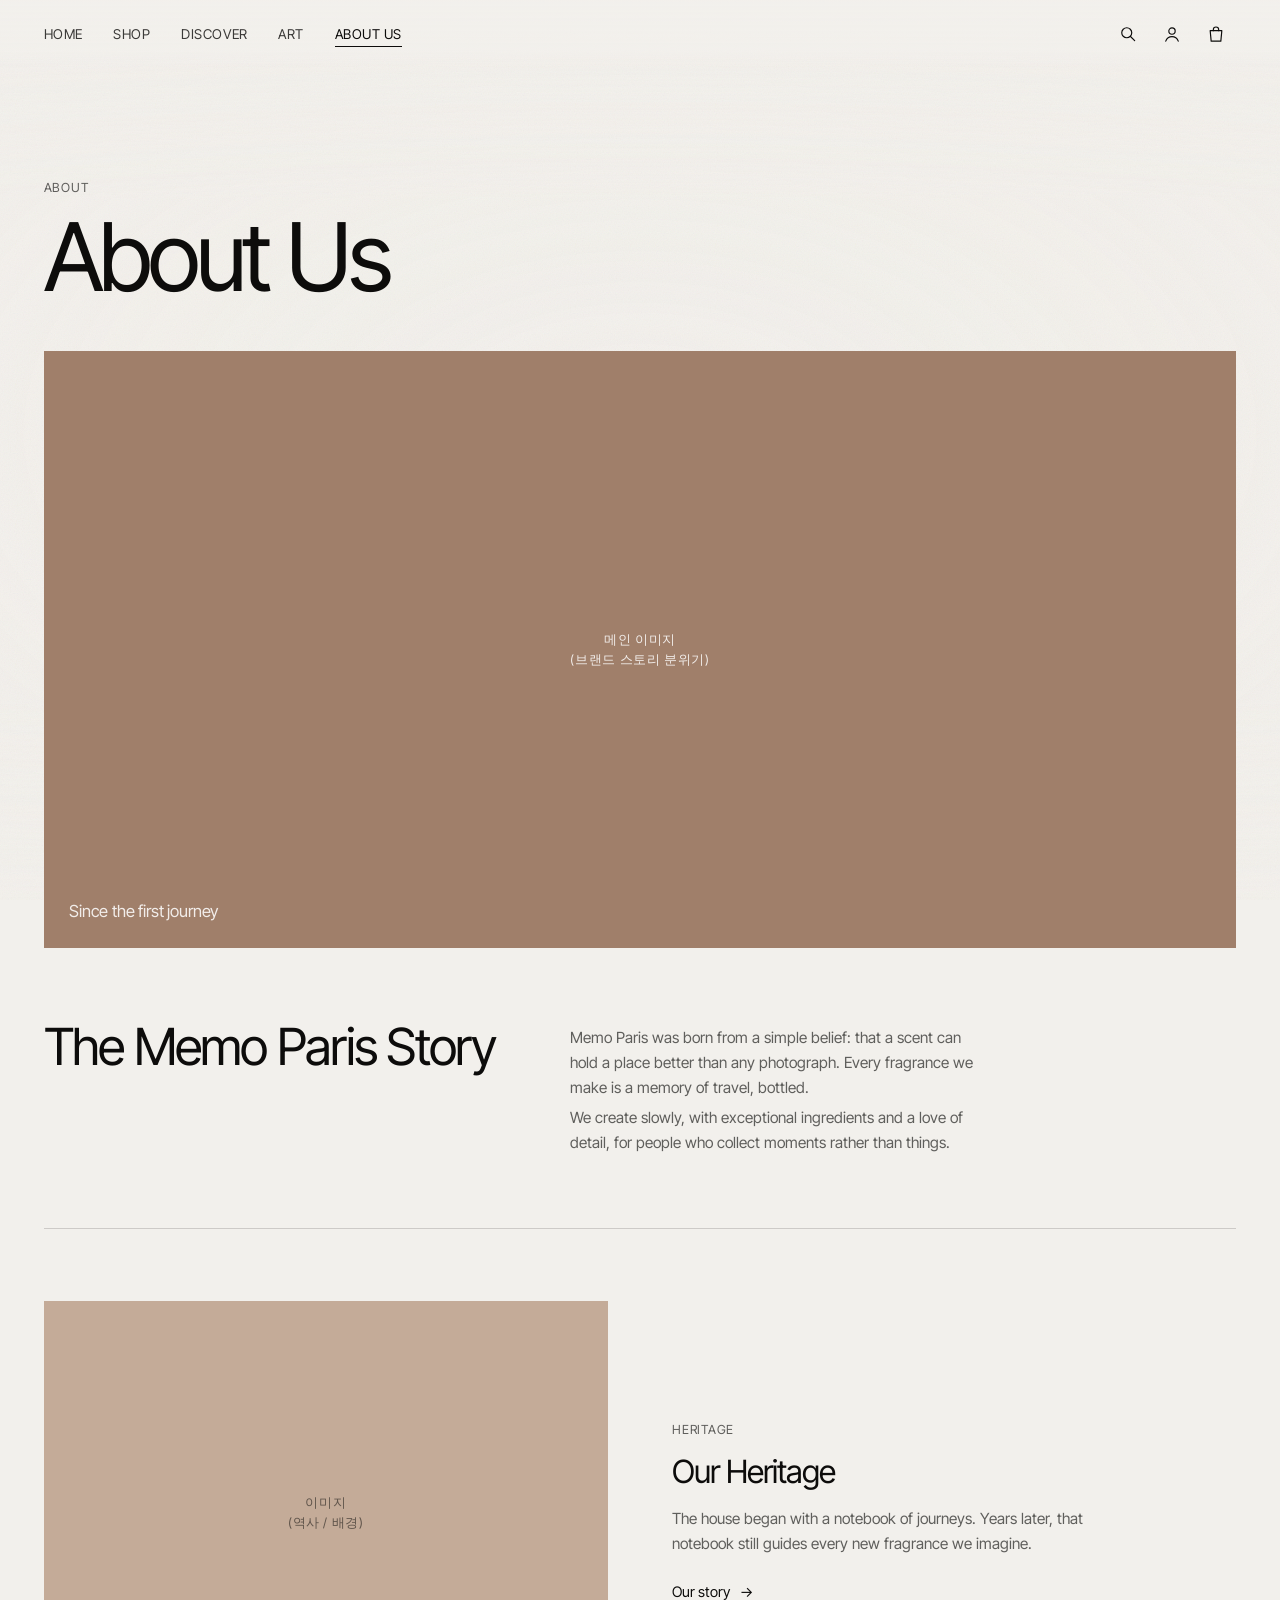
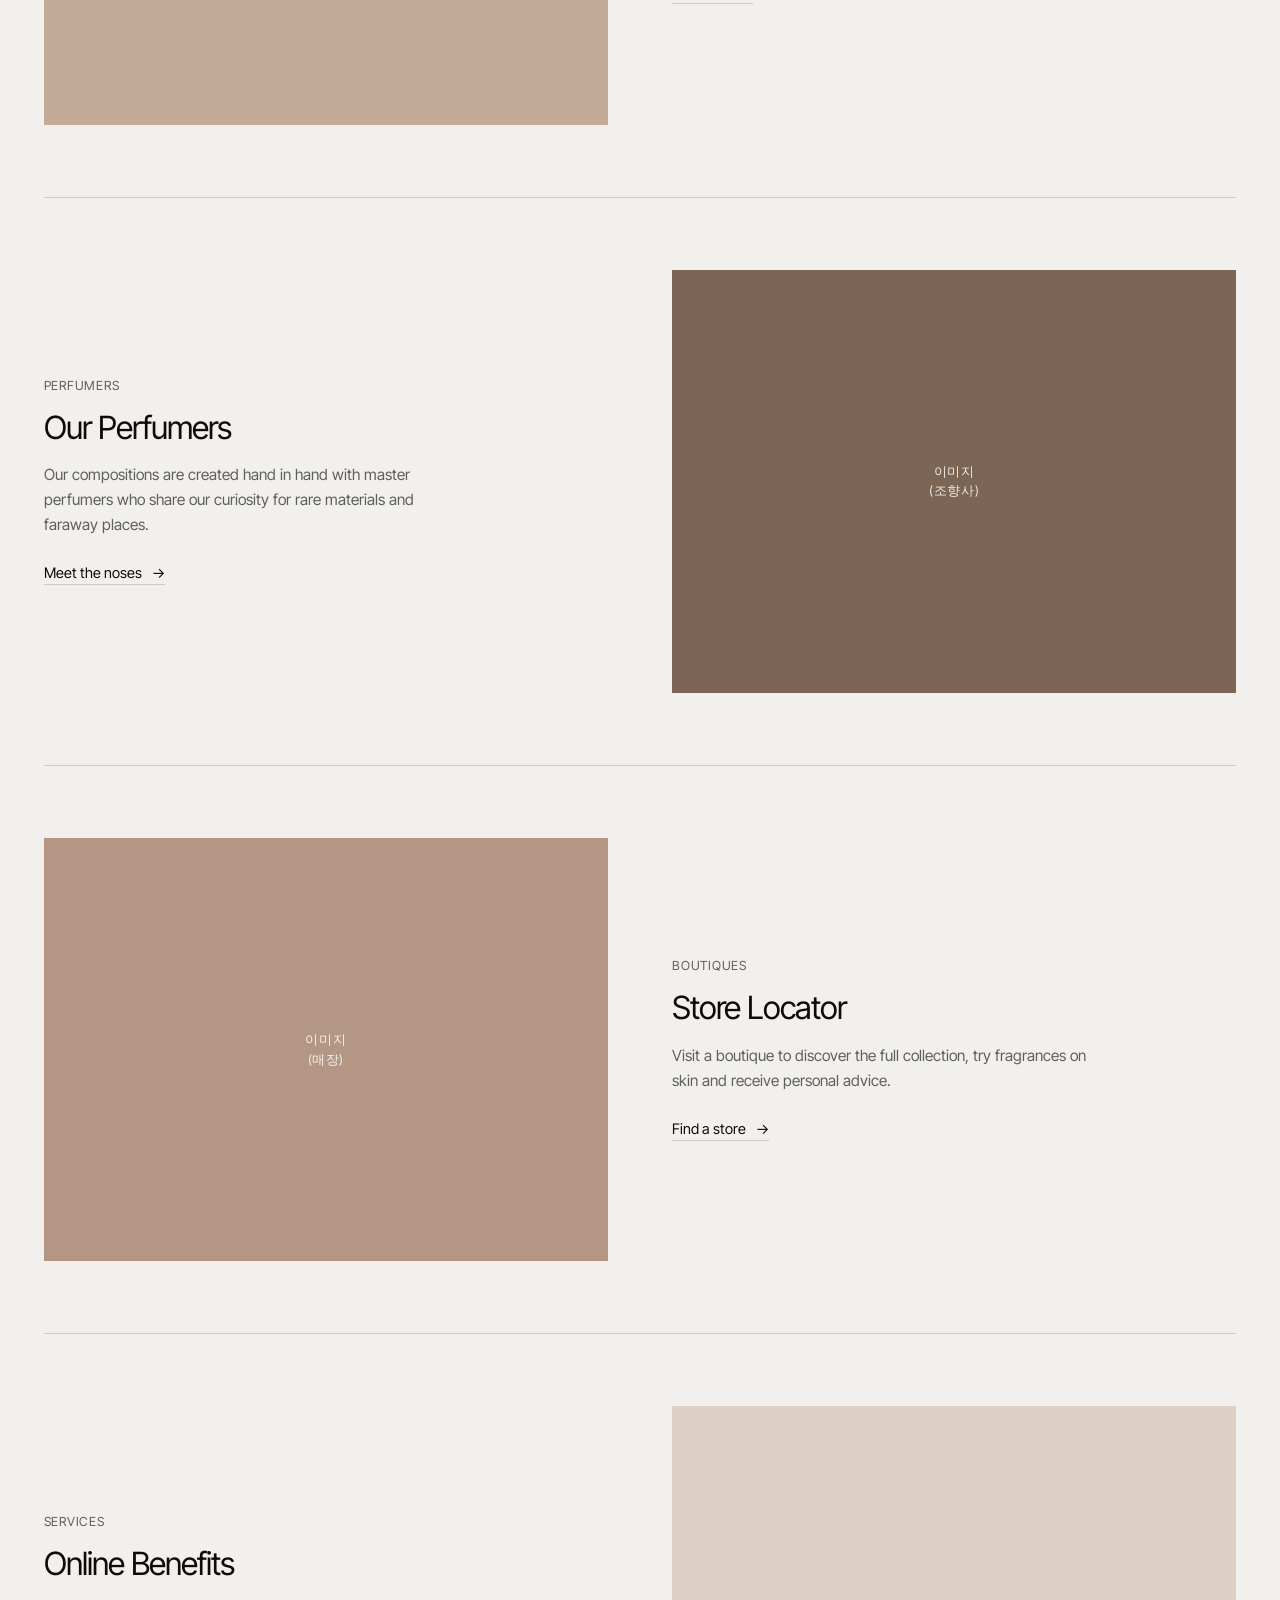
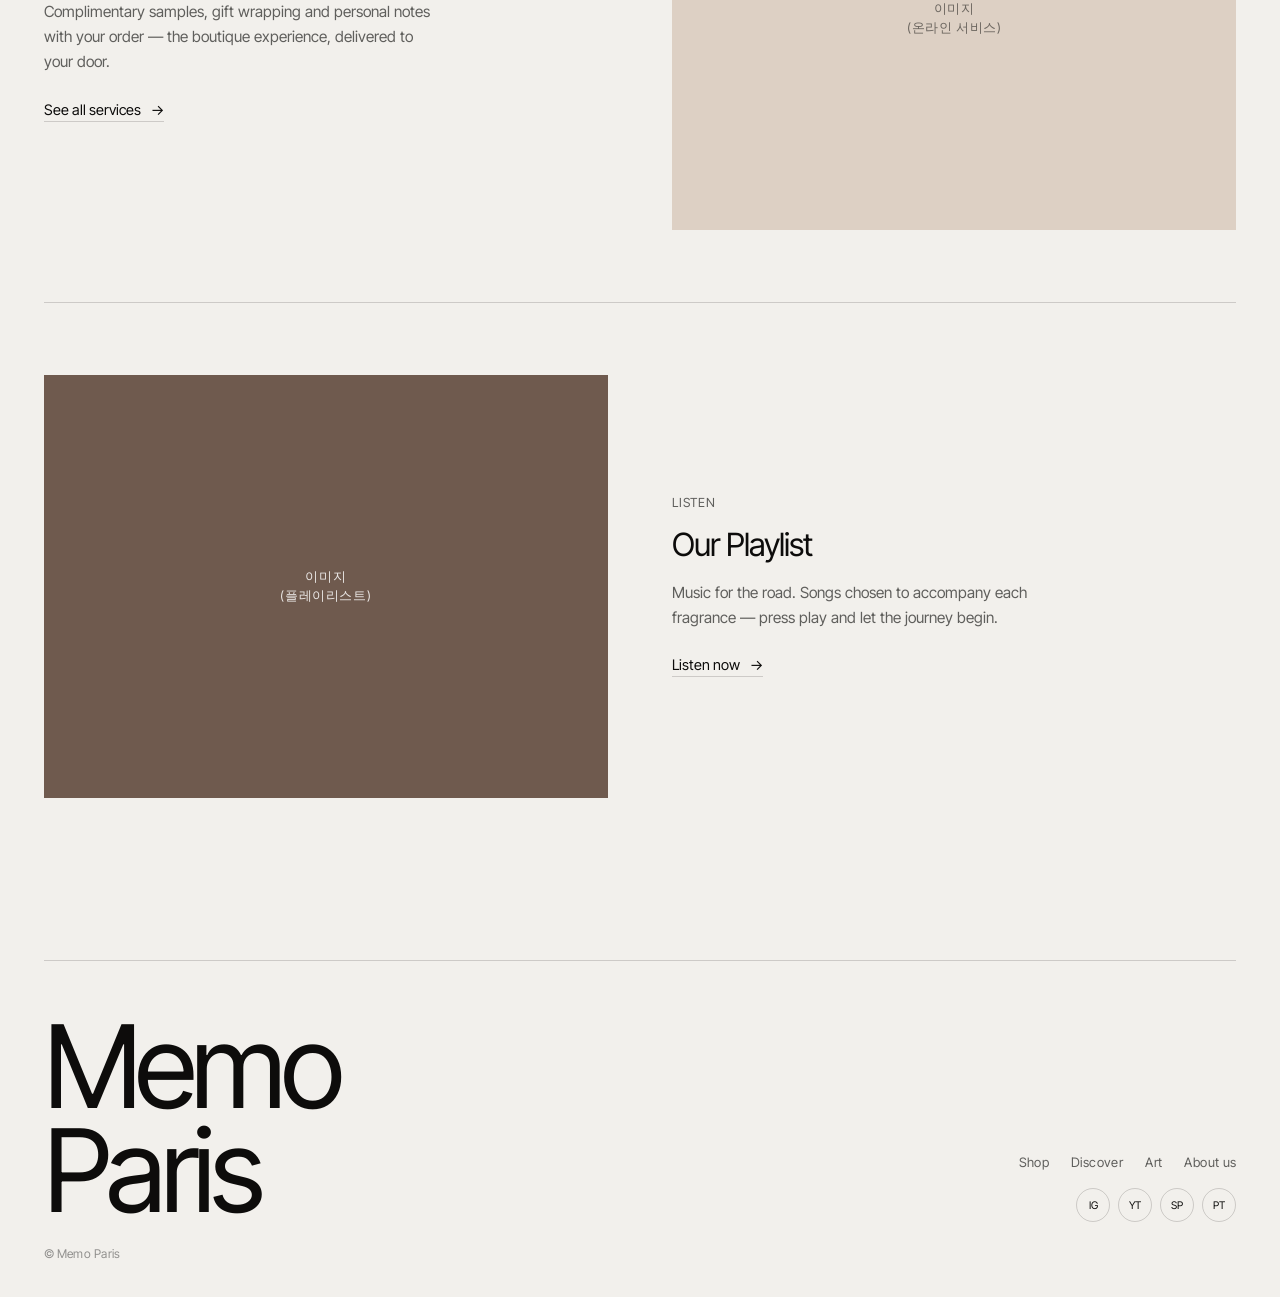
<file: about.html>
<!DOCTYPE html>
<html lang="en">
<head>
<meta charset="UTF-8">
<meta name="viewport" content="width=device-width, initial-scale=1, viewport-fit=cover">
<title>About Us · Memo Paris</title>
<link rel="preconnect" href="https://fonts.googleapis.com">
<link rel="preconnect" href="https://fonts.gstatic.com" crossorigin>
<link href="https://fonts.googleapis.com/css2?family=Inter+Tight:wght@400;500&display=swap" rel="stylesheet">
<style>
:root{
  --fg:#0d0c0b;
  --fg-soft:rgba(13,12,11,.64);
  --fg-faint:rgba(13,12,11,.42);
  --shade:#f2f0ec;
  --rule:rgba(13,12,11,.16);
  --ease:cubic-bezier(.22,.61,.36,1);
  --pill-bg:#0a0908;
  --pill-fg:#ffffff;
  --gutter:clamp(16px, 3.4vw, 44px);
}

*,*::before,*::after{ box-sizing:border-box; margin:0; padding:0; }
html{ -webkit-text-size-adjust:100%; scroll-behavior:smooth; }
@media (prefers-reduced-motion:reduce){ html{ scroll-behavior:auto; } }
body{
  background:var(--shade);
  color:var(--fg);
  font-family:'Inter Tight','Helvetica Neue',Helvetica,Arial,sans-serif;
  font-weight:400;
  -webkit-font-smoothing:antialiased;
  -moz-osx-font-smoothing:grayscale;
  overflow-x:hidden;
}
body.lock{ overflow:hidden; }
button{ font:inherit; color:inherit; background:none; border:0; cursor:pointer; }

/* ---------- Background layer ---------- */
.stage{ position:fixed; inset:0; z-index:0; overflow:hidden; background:var(--shade); }
.veil{
  position:absolute; inset:0; pointer-events:none;
  background:
    linear-gradient(to bottom, rgba(242,240,236,.62) 0%, rgba(242,240,236,.12) 22%, rgba(242,240,236,.12) 78%, rgba(242,240,236,.66) 100%),
    radial-gradient(100% 80% at 50% 48%, rgba(242,240,236,0) 0%, rgba(242,240,236,.34) 100%),
    rgba(242,240,236,.20);
}
.wash{ position:absolute; inset:0; pointer-events:none; opacity:0; background:rgba(242,240,236,.42); }
.grain{
  position:absolute; inset:-50%; opacity:.13; mix-blend-mode:multiply; pointer-events:none;
  background-image:url("data:image/svg+xml;utf8,<svg xmlns='http://www.w3.org/2000/svg' width='140' height='140'><filter id='n'><feTurbulence type='fractalNoise' baseFrequency='.85' numOctaves='3'/></filter><rect width='140' height='140' filter='url(%23n)' opacity='.5'/></svg>");
}
/* sub pages: the bottle as it ends up on the home page — zoomed, blurred, quiet */
.bgimg{
  position:absolute; left:50%; top:50%;
  height:calc(min(86vh, 120vw) * 1.85); width:auto; max-width:none;
  transform:translate(-50%, -50.6%) scale(1.06);
  filter:blur(22px); opacity:.78; mix-blend-mode:multiply;
}

/* ---------- Scroll meter ---------- */
.meter{
  position:fixed; top:0; left:0; z-index:50; height:2px; width:100%;
  transform:scaleX(0); transform-origin:0 50%;
  background:var(--fg); opacity:.55;
}

/* ---------- Header ---------- */
.chrome{
  position:fixed; left:0; right:0; top:0; z-index:40;
  display:flex; align-items:center; justify-content:space-between; gap:12px;
  padding:max(14px, calc(env(safe-area-inset-top, 0px) + 12px)) var(--gutter) 14px;
  background:linear-gradient(to bottom, rgba(242,240,236,.94) 0%, rgba(242,240,236,.78) 72%, rgba(242,240,236,0) 100%);
}
.links{ display:flex; align-items:center; gap:clamp(14px, 2.4vw, 32px); }
.links a, .mark{
  position:relative; color:var(--fg); text-decoration:none; font-size:13.5px;
  letter-spacing:.04em; opacity:.8; transition:opacity .3s var(--ease);
}
.links a:hover, .links a.active{ opacity:1; }
.links a::after{
  content:""; position:absolute; left:0; right:0; bottom:-5px; height:1px; background:var(--fg);
  transform:scaleX(0); transform-origin:0 50%; transition:transform .4s var(--ease);
}
.links a:hover::after, .links a.active::after{ transform:scaleX(1); }
.mark{ display:none; font-size:14px; letter-spacing:.06em; opacity:1; }
.tools{ display:flex; align-items:center; gap:4px; }
.tool{
  display:inline-flex; align-items:center; justify-content:center;
  width:40px; height:40px; border-radius:999px;
  color:var(--fg); text-decoration:none;
  transition:background .3s var(--ease);
}
.tool:hover, .tool:focus-visible{ background:rgba(13,12,11,.07); }
.tool:focus-visible{ outline:2px solid var(--fg); outline-offset:2px; }
.tool svg{ width:20px; height:20px; }
.tool.burger{ display:none; }

.pill{
  display:inline-flex; align-items:center; justify-content:center;
  height:44px; padding:0 24px; border-radius:999px;
  background:var(--pill-bg); color:var(--pill-fg);
  font-size:14.5px; font-weight:500; letter-spacing:-.008em;
  text-decoration:none; white-space:nowrap;
  border:1px solid rgba(10,9,8,.12);
  box-shadow:0 1px 0 rgba(255,255,255,.10) inset;
  -webkit-text-fill-color:var(--pill-fg);
  transition:transform .4s var(--ease), background .3s var(--ease);
}
.pill:hover, .pill:focus-visible{ transform:translateY(-2px); background:#000; }
.pill:focus-visible{ outline:2px solid var(--fg); outline-offset:2px; }

/* ---------- Overlays: mobile menu + search ---------- */
.overlay{
  position:fixed; inset:0; z-index:60;
  background:rgba(242,240,236,.86);
  -webkit-backdrop-filter:blur(18px); backdrop-filter:blur(18px);
  opacity:0; visibility:hidden; transition:opacity .45s var(--ease), visibility .45s;
  padding:max(18px, calc(env(safe-area-inset-top, 0px) + 14px)) var(--gutter) 40px;
  display:flex; flex-direction:column;
}
.overlay.open{ opacity:1; visibility:visible; }
.overlay-top{ display:flex; justify-content:space-between; align-items:center; min-height:40px; }
.overlay-top span{ font-size:12.5px; letter-spacing:.06em; color:var(--fg-soft); }
.menu-links{ margin-top:auto; margin-bottom:auto; display:flex; flex-direction:column; gap:6px; }
.menu-links a{
  color:var(--fg); text-decoration:none;
  font-size:clamp(40px, 11vw, 72px); line-height:1.08; letter-spacing:-.04em;
  transform:translateY(16px); opacity:0; transition:transform .6s var(--ease), opacity .6s var(--ease);
}
.overlay.open .menu-links a{ transform:none; opacity:1; }
.overlay.open .menu-links a:nth-child(2){ transition-delay:.04s; }
.overlay.open .menu-links a:nth-child(3){ transition-delay:.08s; }
.overlay.open .menu-links a:nth-child(4){ transition-delay:.12s; }
.overlay.open .menu-links a:nth-child(5){ transition-delay:.16s; }
.menu-links a.active{ font-style:italic; }
.search-form{ margin-top:clamp(60px, 16vh, 160px); width:100%; max-width:900px; align-self:center; }
.search-form label{ font-size:12.5px; letter-spacing:.06em; color:var(--fg-soft); }
.search-form input{
  display:block; width:100%; margin-top:14px;
  font:inherit; font-size:clamp(28px, 5vw, 56px); letter-spacing:-.03em;
  background:none; border:0; border-bottom:1px solid var(--fg); padding:6px 0 12px; color:var(--fg);
  outline:none; border-radius:0;
}
.search-form input::placeholder{ color:var(--fg-faint); }
.suggest{ margin-top:28px; display:flex; gap:10px; flex-wrap:wrap; align-items:center; }
.suggest span{ font-size:12.5px; color:var(--fg-soft); margin-right:6px; letter-spacing:.04em; }

/* ---------- Chips ---------- */
.chip{
  display:inline-flex; align-items:center; height:34px; padding:0 16px; border-radius:999px;
  border:1px solid var(--rule); background:rgba(255,255,255,.35);
  font-size:12px; letter-spacing:.06em; color:var(--fg); text-decoration:none;
  transition:background .3s var(--ease), border-color .3s var(--ease), color .3s var(--ease);
}
.chip:hover{ border-color:var(--fg); }
.chip.on{ background:var(--fg); border-color:var(--fg); color:#fff; }

/* ---------- Page content ---------- */
.site{ position:relative; z-index:30; padding:0 var(--gutter); }
.wrap{ max-width:1240px; margin:0 auto; }
.section{ margin-top:clamp(96px, 14vh, 180px); }
.page-head{ padding-top:clamp(120px, 20vh, 200px); margin-bottom:clamp(28px, 4vw, 52px); }
.page-title{
  font-weight:400; font-size:clamp(46px, 7.4vw, 112px);
  line-height:.92; letter-spacing:-.045em;
}
.logo-xl{ font-weight:400; font-size:clamp(52px, 9vw, 132px); line-height:.9; letter-spacing:-.045em; }

/* colour block = image placeholder (swap for a real photo later) */
.block{
  position:relative; overflow:hidden;
  display:flex; align-items:center; justify-content:center; text-align:center;
  color:rgba(255,255,255,.86);
  font-size:12.5px; line-height:1.55; letter-spacing:.05em;
}
.block.light{ color:rgba(13,12,11,.55); }
.block .cap{
  position:absolute; left:clamp(16px,2vw,28px); bottom:clamp(14px,1.8vw,24px);
  font-size:clamp(15px,1.3vw,19px); letter-spacing:-.01em; text-align:left;
}
.block .badge{
  position:absolute; left:12px; top:12px; padding:4px 9px; border-radius:999px;
  background:rgba(255,255,255,.88); color:var(--fg); font-size:10.5px; letter-spacing:.08em;
}
.hero-img{ aspect-ratio:16/8; }

.kicker{ font-size:12.5px; letter-spacing:.06em; color:var(--fg-soft); margin-bottom:18px; text-transform:uppercase; }
h2{
  font-weight:400; font-size:clamp(30px, 4vw, 58px);
  line-height:1.02; letter-spacing:-.034em; text-wrap:balance; max-width:18ch;
}
h3{ font-weight:400; font-size:clamp(24px, 2.5vw, 36px); line-height:1.08; letter-spacing:-.03em; text-wrap:balance; }
.body{ margin-top:18px; max-width:46ch; font-size:clamp(15px,1.2vw,18px); line-height:1.62; color:var(--fg-soft); text-wrap:pretty; }
.body + .body{ margin-top:12px; }
.arrow{
  display:inline-flex; align-items:center; gap:10px; margin-top:26px;
  color:var(--fg); text-decoration:none; font-size:14.5px;
  border-bottom:1px solid var(--rule); padding-bottom:3px; transition:border-color .3s var(--ease);
}
.arrow i{ font-style:normal; transition:transform .4s var(--ease); }
.arrow:hover{ border-color:var(--fg); }
.arrow:hover i{ transform:translateX(4px); }

/* lead: heading + text under the hero image */
.lead{ margin-top:clamp(56px, 8vh, 96px); display:grid; grid-template-columns:minmax(0,5fr) minmax(0,7fr); gap:clamp(20px,4vw,64px); }
.lead .body{ margin-top:6px; }

/* image + text rows, alternating */
.row{
  display:grid; grid-template-columns:minmax(0,1fr) minmax(0,1fr);
  gap:clamp(28px, 5vw, 80px); align-items:center;
  padding-top:clamp(56px, 8vh, 100px); margin-top:clamp(56px, 8vh, 100px);
  border-top:1px solid var(--rule);
}
.row .block{ aspect-ratio:4/3; }
.row.rev .block{ order:2; }
.row .txt{ max-width:52ch; }

/* three cards */
.cards3{ display:grid; grid-template-columns:repeat(3, minmax(0,1fr)); gap:clamp(14px, 2vw, 28px); margin-top:clamp(24px, 3vw, 40px); }
.card3{ color:var(--fg); text-decoration:none; display:block; }
.card3 .block{ aspect-ratio:4/3; transition:transform .6s var(--ease); }
.card3:hover .block{ transform:scale(.985); }
.card3 h4{ margin-top:16px; font-weight:400; font-size:18px; letter-spacing:-.015em; }
.card3 p{ margin-top:6px; font-size:14px; line-height:1.55; color:var(--fg-soft); max-width:36ch; }
.card3 .go{ display:inline-block; margin-top:12px; transition:transform .4s var(--ease); }
.card3:hover .go{ transform:translateX(4px); }

.sec-head{ display:flex; align-items:flex-end; justify-content:space-between; gap:20px; }
.more{ color:var(--fg); text-decoration:none; font-size:14px; white-space:nowrap; border-bottom:1px solid var(--rule); padding-bottom:2px; }
.more:hover{ border-color:var(--fg); }

/* ---------- Footer ---------- */
.site-foot{
  margin-top:clamp(120px, 18vh, 220px);
  padding:clamp(40px,6vh,72px) 0 max(36px, calc(env(safe-area-inset-bottom, 0px) + 28px));
  border-top:1px solid var(--rule);
  display:flex; align-items:flex-end; justify-content:space-between; gap:24px; flex-wrap:wrap;
}
.foot-right{ display:flex; flex-direction:column; align-items:flex-end; gap:18px; }
.foot-links{ display:flex; gap:22px; flex-wrap:wrap; font-size:13px; letter-spacing:.03em; }
.foot-links a{ color:var(--fg-soft); text-decoration:none; }
.foot-links a:hover{ color:var(--fg); }
.social{ display:flex; gap:8px; }
.social a{
  width:34px; height:34px; border-radius:999px; border:1px solid var(--rule);
  display:inline-flex; align-items:center; justify-content:center;
  color:var(--fg); text-decoration:none; font-size:10.5px; letter-spacing:.04em;
  transition:background .3s var(--ease), color .3s var(--ease);
}
.social a:hover{ background:var(--fg); color:#fff; }
.copy{ width:100%; font-size:12px; color:var(--fg-faint); letter-spacing:.02em; }

/* reveal + page fade */
.reveal{ opacity:0; transform:translateY(28px); transition:opacity 1s var(--ease), transform 1s var(--ease); }
.reveal.in{ opacity:1; transform:none; }
body.sub-page .site{ animation:pagein .9s var(--ease) both; }
@keyframes pagein{ from{ opacity:0; transform:translateY(14px); } to{ opacity:1; transform:none; } }
@media (prefers-reduced-motion:reduce){
  .reveal{ opacity:1; transform:none; transition:none; }
  body.sub-page .site{ animation:none; }
}

/* ---------- Responsive ---------- */
@media (max-width:900px){
  .veil{
    background:
      linear-gradient(to bottom, rgba(242,240,236,.72) 0%, rgba(242,240,236,.18) 24%, rgba(242,240,236,.18) 76%, rgba(242,240,236,.74) 100%),
      radial-gradient(100% 80% at 50% 48%, rgba(242,240,236,0) 0%, rgba(242,240,236,.40) 100%),
      rgba(242,240,236,.24);
  }
  .lead{ grid-template-columns:1fr; }
}
@media (max-width:720px){
  .links{ display:none; }
  .mark{ display:block; }
  .tool.burger{ display:inline-flex; }
  .tool.acct{ display:none; }
  .hero-img{ aspect-ratio:4/5; }
  .row{ grid-template-columns:1fr; }
  .row.rev .block{ order:0; }
  .cards3{ grid-template-columns:1fr; gap:40px; }
  .sec-head{ flex-direction:column; align-items:flex-start; }
  .foot-right{ align-items:flex-start; }
}

/* sub pages: the notes as they settle at the end of the home hero — blurred, quiet */
.bgnotes{ position:absolute; inset:0; filter:blur(22px); opacity:.82; transform:scale(1.06); }
.bgnotes i{ position:absolute; display:block; background:center/contain no-repeat; }


</style>
</head>
<body class="sub-page" id="top">

<div class="stage" aria-hidden="true">
  <div class="bgnotes">
    <style>.n-jasmine{background-image:url("[data-uri]")}.n-freesia{background-image:url("[data-uri]")}.n-leaf{background-image:url("[data-uri]")}</style>
    <i class="n-jasmine" style="left:11.0vw;top:calc(86.0vh - 9.0vmin);width:34.0vmin;aspect-ratio:170/170;transform:translate(-50%,-50%) rotate(-10deg)"></i>
    <i class="n-leaf" style="left:95.0vw;top:calc(60.0vh - 8.4vmin);width:30.0vmin;aspect-ratio:183/108;transform:translate(-50%,-50%) rotate(15deg)"></i>
    <i class="n-freesia" style="left:80.0vw;top:calc(25.0vh - 4.8vmin);width:20.0vmin;aspect-ratio:150/135;transform:translate(-50%,-50%) rotate(14deg)"></i>
    <i class="n-jasmine" style="left:23.0vw;top:calc(22.0vh - 4.2vmin);width:18.0vmin;aspect-ratio:170/170;transform:translate(-50%,-50%) rotate(-12deg)"></i>
    <i class="n-leaf" style="left:9.0vw;top:calc(47.0vh - 5.4vmin);width:20.0vmin;aspect-ratio:183/108;transform:translate(-50%,-50%) rotate(8deg)"></i>
    <i class="n-freesia" style="left:73.0vw;top:calc(80.0vh - 5.4vmin);width:17.0vmin;aspect-ratio:150/135;transform:translate(-50%,-50%) rotate(-8deg)"></i>
    <i class="n-leaf" style="left:60.0vw;top:calc(11.0vh - 0.0vmin);width:11.0vmin;aspect-ratio:183/108;transform:translate(-50%,-50%) rotate(-20deg)"></i>
    <i class="n-jasmine" style="left:90.0vw;top:calc(44.0vh - 0.6vmin);width:10.0vmin;aspect-ratio:170/170;transform:translate(-50%,-50%) rotate(15deg)"></i>
    <i class="n-freesia" style="left:38.0vw;top:calc(82.0vh - 0.0vmin);width:10.0vmin;aspect-ratio:150/135;transform:translate(-50%,-50%) rotate(-4deg)"></i>
  </div>
  <div class="veil"></div>
  <div class="wash" style="opacity:1"></div>
  <div class="grain"></div>
</div>

<i class="meter" id="meter"></i>

<header class="chrome">
  <nav class="links" aria-label="Main">
    <a href="index.html">HOME</a>
    <a href="shop.html">SHOP</a>
    <a href="discover.html">DISCOVER</a>
    <a href="art.html">ART</a>
    <a href="about.html" class="active" aria-current="page">ABOUT US</a>
  </nav>
  <a class="mark" href="index.html" style="text-decoration:none">MEMO PARIS</a>
  <div class="tools">
    <button class="tool" type="button" data-open="search" aria-label="Search"><svg viewBox="0 0 24 24" fill="none" stroke="currentColor" stroke-width="1.4" stroke-linecap="round"><circle cx="10.5" cy="10.5" r="6"/><path d="m15 15 5 5"/></svg></button>
    <a class="tool acct" href="#account" aria-label="My account"><svg viewBox="0 0 24 24" fill="none" stroke="currentColor" stroke-width="1.4" stroke-linecap="round"><circle cx="12" cy="8.5" r="3.8"/><path d="M4.5 20.5c1.3-3.6 4.2-5.4 7.5-5.4s6.2 1.8 7.5 5.4"/></svg></a>
    <a class="tool" href="#cart" aria-label="Cart"><svg viewBox="0 0 24 24" fill="none" stroke="currentColor" stroke-width="1.4" stroke-linejoin="round" stroke-linecap="round"><path d="M5 8h14l-1.2 12.5H6.2z"/><path d="M8.8 8V6.8a3.2 3.2 0 0 1 6.4 0V8"/></svg></a>
    <button class="tool burger" type="button" data-open="menu" aria-label="Menu"><svg viewBox="0 0 24 24" fill="none" stroke="currentColor" stroke-width="1.4" stroke-linecap="round"><path d="M4 8h16M4 16h16"/></svg></button>
  </div>
</header>

<div class="overlay" id="menu" aria-hidden="true" role="dialog" aria-label="Menu">
  <div class="overlay-top"><span>MEMO PARIS</span><button class="tool" type="button" data-close aria-label="Close"><svg viewBox="0 0 24 24" fill="none" stroke="currentColor" stroke-width="1.4" stroke-linecap="round"><path d="m6 6 12 12M18 6 6 18"/></svg></button></div>
  <nav class="menu-links">
    <a href="index.html">Home</a>
    <a href="shop.html">Shop</a>
    <a href="discover.html">Discover</a>
    <a href="art.html">Art</a>
    <a href="about.html" class="active">About us</a>
  </nav>
  <div class="foot-links"><a href="#account">My account</a><a href="#cart">Cart</a></div>
</div>

<div class="overlay" id="search" aria-hidden="true" role="dialog" aria-label="Search">
  <div class="overlay-top"><span>SEARCH</span><button class="tool" type="button" data-close aria-label="Close"><svg viewBox="0 0 24 24" fill="none" stroke="currentColor" stroke-width="1.4" stroke-linecap="round"><path d="m6 6 12 12M18 6 6 18"/></svg></button></div>
  <form class="search-form" action="shop.html" method="get">
    <label for="q">What are you looking for?</label>
    <input id="q" name="q" type="search" placeholder="A scent, a place, a mood…" autocomplete="off">
    <div class="suggest">
      <span>BY FAMILY</span>
      <a class="chip" href="shop.html?f=floral">FLORAL</a>
      <a class="chip" href="shop.html?f=woody">WOODY</a>
      <a class="chip" href="shop.html?f=citrus">CITRUS</a>
      <a class="chip" href="shop.html?f=oriental">ORIENTAL</a>
    </div>
  </form>
</div>

<div class="site">
  <div class="wrap">

    <section class="page-head reveal">
      <div class="kicker">About</div>
      <h1 class="page-title">About Us</h1>
    </section>
    <div class="reveal"><div class="block hero-img" style="background:#a07f6a"><span>메인 이미지<br>(브랜드 스토리 분위기)</span><span class="cap">Since the first journey</span></div></div>
    
    <section class="lead reveal">
      <h2>The Memo Paris Story</h2>
      <div><p class="body">Memo Paris was born from a simple belief: that a scent can hold a place better than any photograph. Every fragrance we make is a memory of travel, bottled.</p><p class="body">We create slowly, with exceptional ingredients and a love of detail, for people who collect moments rather than things.</p></div>
    </section>
    <section class="row reveal" id="heritage">
      <div class="block light" style="background:#c4ab98"><span>이미지<br>(역사 / 배경)</span></div>
      <div class="txt">
        <div class="kicker">Heritage</div>
        <h3>Our Heritage</h3>
        <p class="body">The house began with a notebook of journeys. Years later, that notebook still guides every new fragrance we imagine.</p>
        <a class="arrow" href="#heritage">Our story <i>→</i></a>
      </div>
    </section>
    <section class="row rev reveal" id="perfumers">
      <div class="block" style="background:#7d6556"><span>이미지<br>(조향사)</span></div>
      <div class="txt">
        <div class="kicker">Perfumers</div>
        <h3>Our Perfumers</h3>
        <p class="body">Our compositions are created hand in hand with master perfumers who share our curiosity for rare materials and faraway places.</p>
        <a class="arrow" href="#perfumers">Meet the noses <i>→</i></a>
      </div>
    </section>
    <section class="row reveal" id="stores">
      <div class="block" style="background:#b39784"><span>이미지<br>(매장)</span></div>
      <div class="txt">
        <div class="kicker">Boutiques</div>
        <h3>Store Locator</h3>
        <p class="body">Visit a boutique to discover the full collection, try fragrances on skin and receive personal advice.</p>
        <a class="arrow" href="#stores">Find a store <i>→</i></a>
      </div>
    </section>
    <section class="row rev reveal">
      <div class="block light" style="background:#ddd0c4"><span>이미지<br>(온라인 서비스)</span></div>
      <div class="txt">
        <div class="kicker">Services</div>
        <h3>Online Benefits</h3>
        <p class="body">Complimentary samples, gift wrapping and personal notes with your order — the boutique experience, delivered to your door.</p>
        <a class="arrow" href="shop.html#gifts">See all services <i>→</i></a>
      </div>
    </section>
    <section class="row reveal" id="playlist">
      <div class="block" style="background:#6f5a4e"><span>이미지<br>(플레이리스트)</span></div>
      <div class="txt">
        <div class="kicker">Listen</div>
        <h3>Our Playlist</h3>
        <p class="body">Music for the road. Songs chosen to accompany each fragrance — press play and let the journey begin.</p>
        <a class="arrow" href="#playlist">Listen now <i>→</i></a>
      </div>
    </section>

    <footer class="site-foot">
      <div class="logo-xl">Memo<br>Paris</div>
      <div class="foot-right">
        <nav class="foot-links" aria-label="Footer">
          <a href="shop.html">Shop</a>
          <a href="discover.html">Discover</a>
          <a href="art.html">Art</a>
          <a href="about.html">About us</a>
        </nav>
        <div class="social">
          <a href="#" aria-label="Instagram">IG</a>
          <a href="#" aria-label="YouTube">YT</a>
          <a href="#" aria-label="Spotify">SP</a>
          <a href="#" aria-label="Pinterest">PT</a>
        </div>
      </div>
      <p class="copy">© Memo Paris</p>
    </footer>
  </div>
</div>

<script>
(function(){
  "use strict";
  // ---------- Reveal on scroll ----------
  var reveals = [].slice.call(document.querySelectorAll(".reveal"));
  if ("IntersectionObserver" in window){
    var io = new IntersectionObserver(function(entries){
      entries.forEach(function(en){
        if (en.isIntersecting){ en.target.classList.add("in"); io.unobserve(en.target); }
      });
    }, { rootMargin: "0px 0px -8% 0px", threshold: 0.06 });
    reveals.forEach(function(el){ io.observe(el); });
  } else {
    reveals.forEach(function(el){ el.classList.add("in"); });
  }

  // ---------- Overlays (menu / search) ----------
  var lastFocus = null;
  function open(id){
    var el = document.getElementById(id);
    if (!el) return;
    lastFocus = document.activeElement;
    el.classList.add("open"); el.setAttribute("aria-hidden", "false");
    document.body.classList.add("lock");
    var f = el.querySelector("input, a, button");
    if (f) setTimeout(function(){ f.focus(); }, 60);
  }
  function closeAll(){
    [].forEach.call(document.querySelectorAll(".overlay.open"), function(el){
      el.classList.remove("open"); el.setAttribute("aria-hidden", "true");
    });
    document.body.classList.remove("lock");
    if (lastFocus) lastFocus.focus();
  }
  document.addEventListener("click", function(e){
    var o = e.target.closest("[data-open]");
    if (o){ e.preventDefault(); open(o.getAttribute("data-open")); return; }
    if (e.target.closest("[data-close]")){ e.preventDefault(); closeAll(); return; }
    // menu links that point inside the current page: close the overlay first
    var a = e.target.closest(".overlay a[href]");
    if (a) closeAll();
  });
  document.addEventListener("keydown", function(e){ if (e.key === "Escape") closeAll(); });

  // ---------- Scroll meter (sub pages; home page drives its own) ----------
  var meter = document.getElementById("meter");
  if (meter && !document.body.classList.contains("home")){
    var tick = false;
    function upd(){
      var max = document.documentElement.scrollHeight - window.innerHeight;
      meter.style.transform = "scaleX(" + (max > 0 ? Math.min(1, window.pageYOffset / max) : 0) + ")";
      tick = false;
    }
    window.addEventListener("scroll", function(){ if (!tick){ tick = true; requestAnimationFrame(upd); } }, { passive: true });
    upd();
  }
})();

</script>

</body>
</html>
</file>
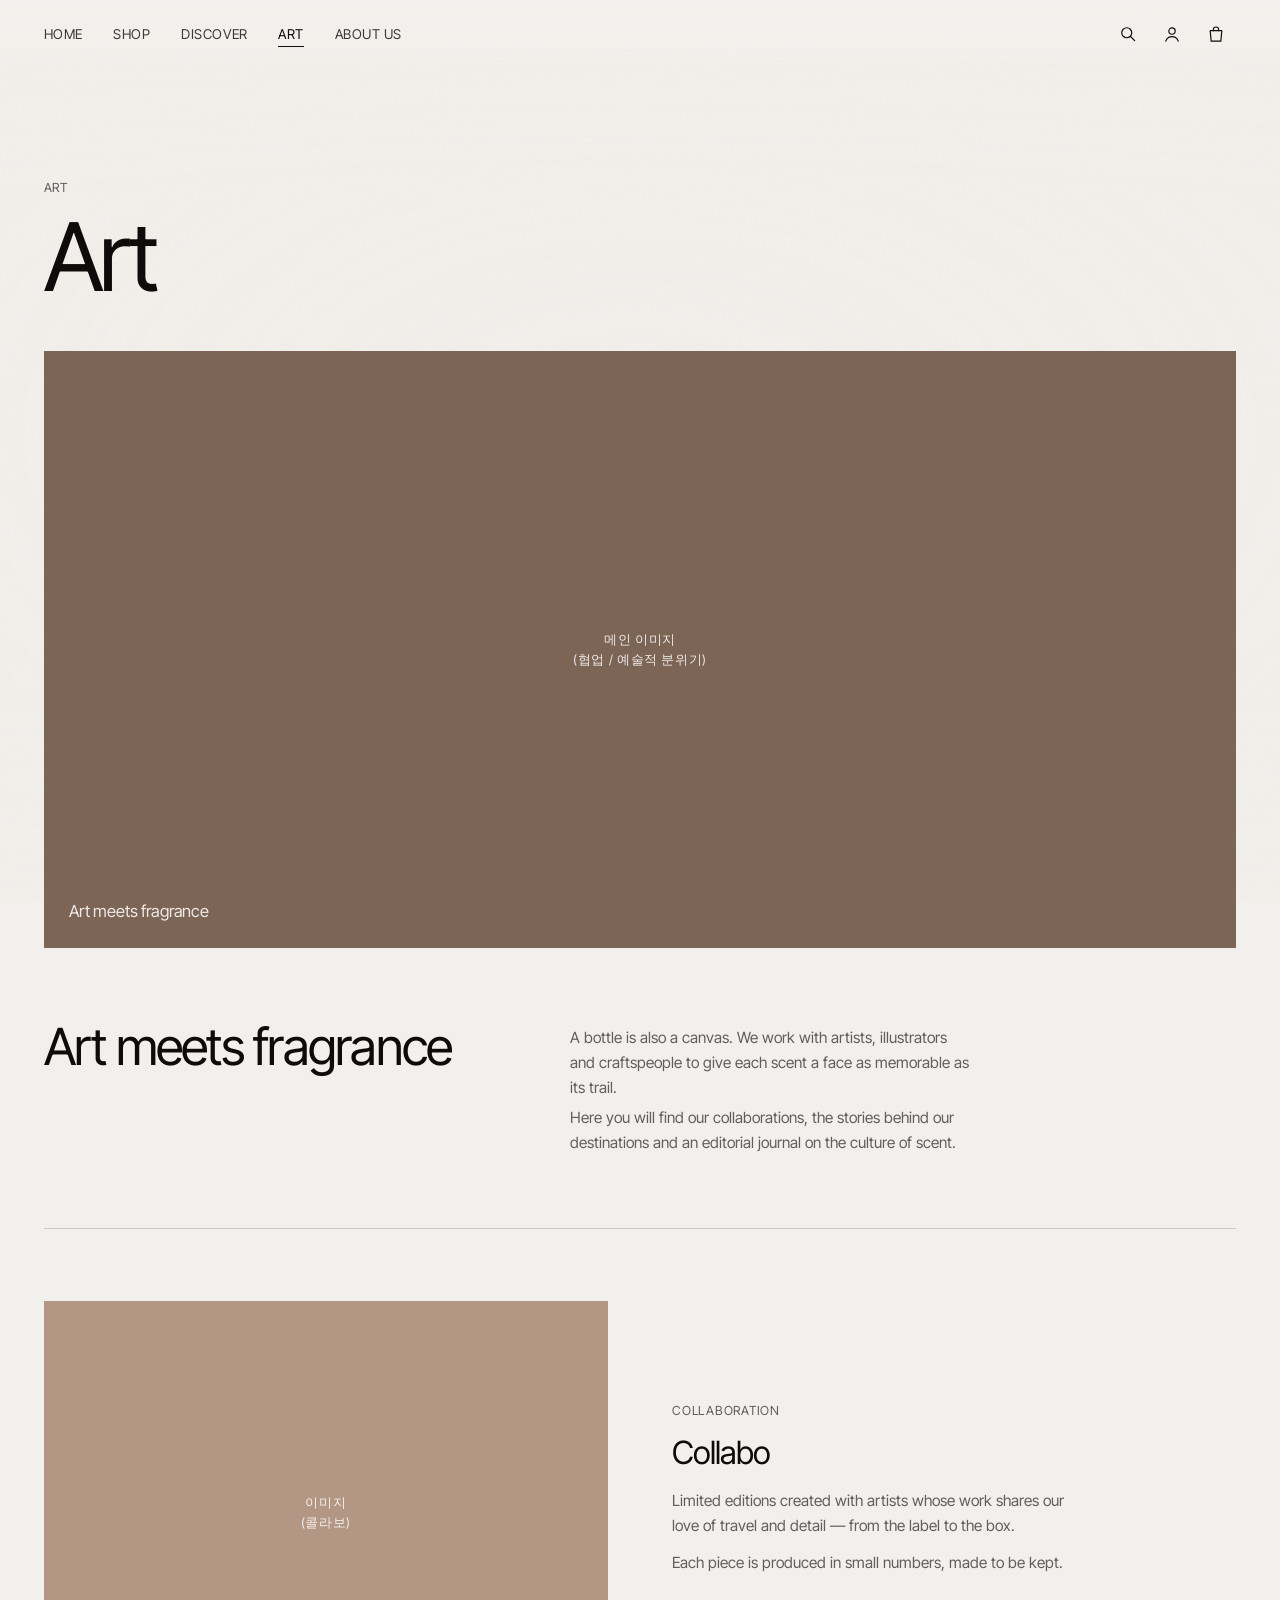
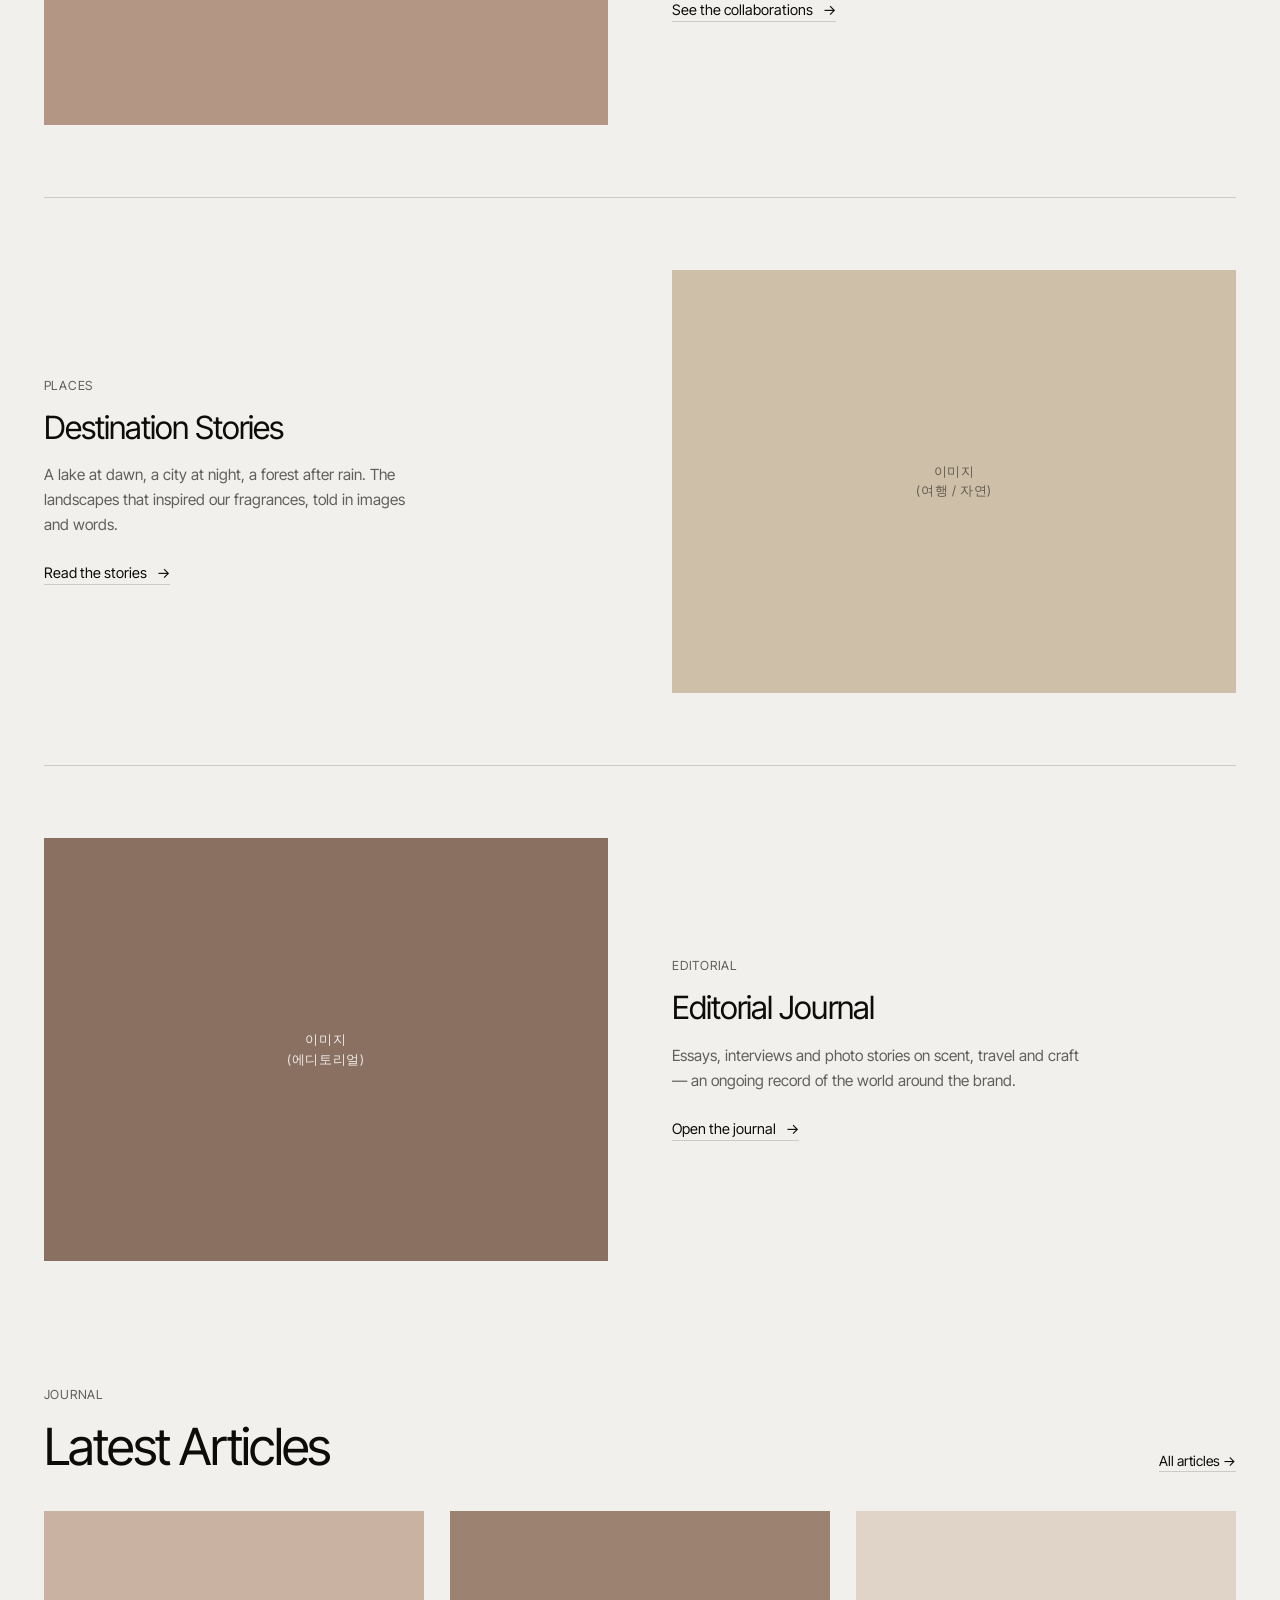
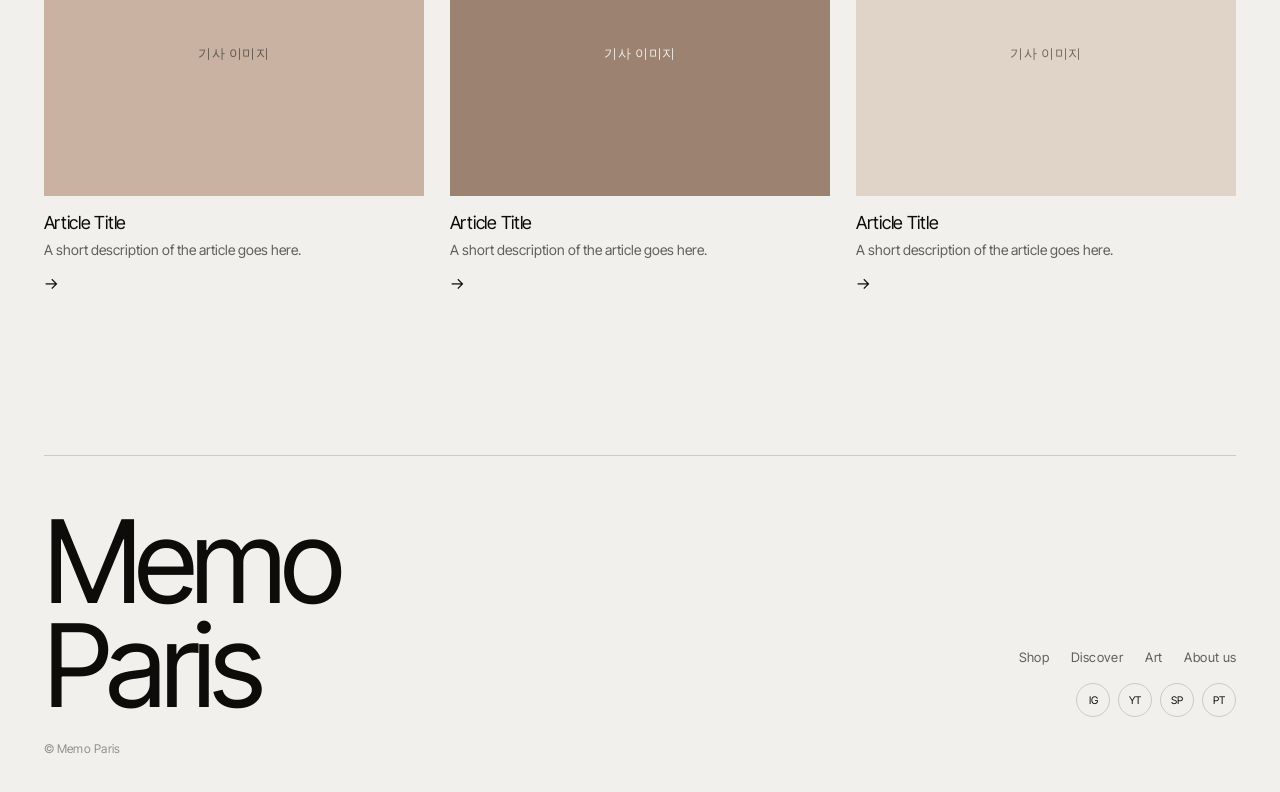
<file: art.html>
<!DOCTYPE html>
<html lang="en">
<head>
<meta charset="UTF-8">
<meta name="viewport" content="width=device-width, initial-scale=1, viewport-fit=cover">
<title>Art · Memo Paris</title>
<link rel="preconnect" href="https://fonts.googleapis.com">
<link rel="preconnect" href="https://fonts.gstatic.com" crossorigin>
<link href="https://fonts.googleapis.com/css2?family=Inter+Tight:wght@400;500&display=swap" rel="stylesheet">
<style>
:root{
  --fg:#0d0c0b;
  --fg-soft:rgba(13,12,11,.64);
  --fg-faint:rgba(13,12,11,.42);
  --shade:#f2f0ec;
  --rule:rgba(13,12,11,.16);
  --ease:cubic-bezier(.22,.61,.36,1);
  --pill-bg:#0a0908;
  --pill-fg:#ffffff;
  --gutter:clamp(16px, 3.4vw, 44px);
}

*,*::before,*::after{ box-sizing:border-box; margin:0; padding:0; }
html{ -webkit-text-size-adjust:100%; scroll-behavior:smooth; }
@media (prefers-reduced-motion:reduce){ html{ scroll-behavior:auto; } }
body{
  background:var(--shade);
  color:var(--fg);
  font-family:'Inter Tight','Helvetica Neue',Helvetica,Arial,sans-serif;
  font-weight:400;
  -webkit-font-smoothing:antialiased;
  -moz-osx-font-smoothing:grayscale;
  overflow-x:hidden;
}
body.lock{ overflow:hidden; }
button{ font:inherit; color:inherit; background:none; border:0; cursor:pointer; }

/* ---------- Background layer ---------- */
.stage{ position:fixed; inset:0; z-index:0; overflow:hidden; background:var(--shade); }
.veil{
  position:absolute; inset:0; pointer-events:none;
  background:
    linear-gradient(to bottom, rgba(242,240,236,.62) 0%, rgba(242,240,236,.12) 22%, rgba(242,240,236,.12) 78%, rgba(242,240,236,.66) 100%),
    radial-gradient(100% 80% at 50% 48%, rgba(242,240,236,0) 0%, rgba(242,240,236,.34) 100%),
    rgba(242,240,236,.20);
}
.wash{ position:absolute; inset:0; pointer-events:none; opacity:0; background:rgba(242,240,236,.42); }
.grain{
  position:absolute; inset:-50%; opacity:.13; mix-blend-mode:multiply; pointer-events:none;
  background-image:url("data:image/svg+xml;utf8,<svg xmlns='http://www.w3.org/2000/svg' width='140' height='140'><filter id='n'><feTurbulence type='fractalNoise' baseFrequency='.85' numOctaves='3'/></filter><rect width='140' height='140' filter='url(%23n)' opacity='.5'/></svg>");
}
/* sub pages: the bottle as it ends up on the home page — zoomed, blurred, quiet */
.bgimg{
  position:absolute; left:50%; top:50%;
  height:calc(min(86vh, 120vw) * 1.85); width:auto; max-width:none;
  transform:translate(-50%, -50.6%) scale(1.06);
  filter:blur(22px); opacity:.78; mix-blend-mode:multiply;
}

/* ---------- Scroll meter ---------- */
.meter{
  position:fixed; top:0; left:0; z-index:50; height:2px; width:100%;
  transform:scaleX(0); transform-origin:0 50%;
  background:var(--fg); opacity:.55;
}

/* ---------- Header ---------- */
.chrome{
  position:fixed; left:0; right:0; top:0; z-index:40;
  display:flex; align-items:center; justify-content:space-between; gap:12px;
  padding:max(14px, calc(env(safe-area-inset-top, 0px) + 12px)) var(--gutter) 14px;
  background:linear-gradient(to bottom, rgba(242,240,236,.94) 0%, rgba(242,240,236,.78) 72%, rgba(242,240,236,0) 100%);
}
.links{ display:flex; align-items:center; gap:clamp(14px, 2.4vw, 32px); }
.links a, .mark{
  position:relative; color:var(--fg); text-decoration:none; font-size:13.5px;
  letter-spacing:.04em; opacity:.8; transition:opacity .3s var(--ease);
}
.links a:hover, .links a.active{ opacity:1; }
.links a::after{
  content:""; position:absolute; left:0; right:0; bottom:-5px; height:1px; background:var(--fg);
  transform:scaleX(0); transform-origin:0 50%; transition:transform .4s var(--ease);
}
.links a:hover::after, .links a.active::after{ transform:scaleX(1); }
.mark{ display:none; font-size:14px; letter-spacing:.06em; opacity:1; }
.tools{ display:flex; align-items:center; gap:4px; }
.tool{
  display:inline-flex; align-items:center; justify-content:center;
  width:40px; height:40px; border-radius:999px;
  color:var(--fg); text-decoration:none;
  transition:background .3s var(--ease);
}
.tool:hover, .tool:focus-visible{ background:rgba(13,12,11,.07); }
.tool:focus-visible{ outline:2px solid var(--fg); outline-offset:2px; }
.tool svg{ width:20px; height:20px; }
.tool.burger{ display:none; }

.pill{
  display:inline-flex; align-items:center; justify-content:center;
  height:44px; padding:0 24px; border-radius:999px;
  background:var(--pill-bg); color:var(--pill-fg);
  font-size:14.5px; font-weight:500; letter-spacing:-.008em;
  text-decoration:none; white-space:nowrap;
  border:1px solid rgba(10,9,8,.12);
  box-shadow:0 1px 0 rgba(255,255,255,.10) inset;
  -webkit-text-fill-color:var(--pill-fg);
  transition:transform .4s var(--ease), background .3s var(--ease);
}
.pill:hover, .pill:focus-visible{ transform:translateY(-2px); background:#000; }
.pill:focus-visible{ outline:2px solid var(--fg); outline-offset:2px; }

/* ---------- Overlays: mobile menu + search ---------- */
.overlay{
  position:fixed; inset:0; z-index:60;
  background:rgba(242,240,236,.86);
  -webkit-backdrop-filter:blur(18px); backdrop-filter:blur(18px);
  opacity:0; visibility:hidden; transition:opacity .45s var(--ease), visibility .45s;
  padding:max(18px, calc(env(safe-area-inset-top, 0px) + 14px)) var(--gutter) 40px;
  display:flex; flex-direction:column;
}
.overlay.open{ opacity:1; visibility:visible; }
.overlay-top{ display:flex; justify-content:space-between; align-items:center; min-height:40px; }
.overlay-top span{ font-size:12.5px; letter-spacing:.06em; color:var(--fg-soft); }
.menu-links{ margin-top:auto; margin-bottom:auto; display:flex; flex-direction:column; gap:6px; }
.menu-links a{
  color:var(--fg); text-decoration:none;
  font-size:clamp(40px, 11vw, 72px); line-height:1.08; letter-spacing:-.04em;
  transform:translateY(16px); opacity:0; transition:transform .6s var(--ease), opacity .6s var(--ease);
}
.overlay.open .menu-links a{ transform:none; opacity:1; }
.overlay.open .menu-links a:nth-child(2){ transition-delay:.04s; }
.overlay.open .menu-links a:nth-child(3){ transition-delay:.08s; }
.overlay.open .menu-links a:nth-child(4){ transition-delay:.12s; }
.overlay.open .menu-links a:nth-child(5){ transition-delay:.16s; }
.menu-links a.active{ font-style:italic; }
.search-form{ margin-top:clamp(60px, 16vh, 160px); width:100%; max-width:900px; align-self:center; }
.search-form label{ font-size:12.5px; letter-spacing:.06em; color:var(--fg-soft); }
.search-form input{
  display:block; width:100%; margin-top:14px;
  font:inherit; font-size:clamp(28px, 5vw, 56px); letter-spacing:-.03em;
  background:none; border:0; border-bottom:1px solid var(--fg); padding:6px 0 12px; color:var(--fg);
  outline:none; border-radius:0;
}
.search-form input::placeholder{ color:var(--fg-faint); }
.suggest{ margin-top:28px; display:flex; gap:10px; flex-wrap:wrap; align-items:center; }
.suggest span{ font-size:12.5px; color:var(--fg-soft); margin-right:6px; letter-spacing:.04em; }

/* ---------- Chips ---------- */
.chip{
  display:inline-flex; align-items:center; height:34px; padding:0 16px; border-radius:999px;
  border:1px solid var(--rule); background:rgba(255,255,255,.35);
  font-size:12px; letter-spacing:.06em; color:var(--fg); text-decoration:none;
  transition:background .3s var(--ease), border-color .3s var(--ease), color .3s var(--ease);
}
.chip:hover{ border-color:var(--fg); }
.chip.on{ background:var(--fg); border-color:var(--fg); color:#fff; }

/* ---------- Page content ---------- */
.site{ position:relative; z-index:30; padding:0 var(--gutter); }
.wrap{ max-width:1240px; margin:0 auto; }
.section{ margin-top:clamp(96px, 14vh, 180px); }
.page-head{ padding-top:clamp(120px, 20vh, 200px); margin-bottom:clamp(28px, 4vw, 52px); }
.page-title{
  font-weight:400; font-size:clamp(46px, 7.4vw, 112px);
  line-height:.92; letter-spacing:-.045em;
}
.logo-xl{ font-weight:400; font-size:clamp(52px, 9vw, 132px); line-height:.9; letter-spacing:-.045em; }

/* colour block = image placeholder (swap for a real photo later) */
.block{
  position:relative; overflow:hidden;
  display:flex; align-items:center; justify-content:center; text-align:center;
  color:rgba(255,255,255,.86);
  font-size:12.5px; line-height:1.55; letter-spacing:.05em;
}
.block.light{ color:rgba(13,12,11,.55); }
.block .cap{
  position:absolute; left:clamp(16px,2vw,28px); bottom:clamp(14px,1.8vw,24px);
  font-size:clamp(15px,1.3vw,19px); letter-spacing:-.01em; text-align:left;
}
.block .badge{
  position:absolute; left:12px; top:12px; padding:4px 9px; border-radius:999px;
  background:rgba(255,255,255,.88); color:var(--fg); font-size:10.5px; letter-spacing:.08em;
}
.hero-img{ aspect-ratio:16/8; }

.kicker{ font-size:12.5px; letter-spacing:.06em; color:var(--fg-soft); margin-bottom:18px; text-transform:uppercase; }
h2{
  font-weight:400; font-size:clamp(30px, 4vw, 58px);
  line-height:1.02; letter-spacing:-.034em; text-wrap:balance; max-width:18ch;
}
h3{ font-weight:400; font-size:clamp(24px, 2.5vw, 36px); line-height:1.08; letter-spacing:-.03em; text-wrap:balance; }
.body{ margin-top:18px; max-width:46ch; font-size:clamp(15px,1.2vw,18px); line-height:1.62; color:var(--fg-soft); text-wrap:pretty; }
.body + .body{ margin-top:12px; }
.arrow{
  display:inline-flex; align-items:center; gap:10px; margin-top:26px;
  color:var(--fg); text-decoration:none; font-size:14.5px;
  border-bottom:1px solid var(--rule); padding-bottom:3px; transition:border-color .3s var(--ease);
}
.arrow i{ font-style:normal; transition:transform .4s var(--ease); }
.arrow:hover{ border-color:var(--fg); }
.arrow:hover i{ transform:translateX(4px); }

/* lead: heading + text under the hero image */
.lead{ margin-top:clamp(56px, 8vh, 96px); display:grid; grid-template-columns:minmax(0,5fr) minmax(0,7fr); gap:clamp(20px,4vw,64px); }
.lead .body{ margin-top:6px; }

/* image + text rows, alternating */
.row{
  display:grid; grid-template-columns:minmax(0,1fr) minmax(0,1fr);
  gap:clamp(28px, 5vw, 80px); align-items:center;
  padding-top:clamp(56px, 8vh, 100px); margin-top:clamp(56px, 8vh, 100px);
  border-top:1px solid var(--rule);
}
.row .block{ aspect-ratio:4/3; }
.row.rev .block{ order:2; }
.row .txt{ max-width:52ch; }

/* three cards */
.cards3{ display:grid; grid-template-columns:repeat(3, minmax(0,1fr)); gap:clamp(14px, 2vw, 28px); margin-top:clamp(24px, 3vw, 40px); }
.card3{ color:var(--fg); text-decoration:none; display:block; }
.card3 .block{ aspect-ratio:4/3; transition:transform .6s var(--ease); }
.card3:hover .block{ transform:scale(.985); }
.card3 h4{ margin-top:16px; font-weight:400; font-size:18px; letter-spacing:-.015em; }
.card3 p{ margin-top:6px; font-size:14px; line-height:1.55; color:var(--fg-soft); max-width:36ch; }
.card3 .go{ display:inline-block; margin-top:12px; transition:transform .4s var(--ease); }
.card3:hover .go{ transform:translateX(4px); }

.sec-head{ display:flex; align-items:flex-end; justify-content:space-between; gap:20px; }
.more{ color:var(--fg); text-decoration:none; font-size:14px; white-space:nowrap; border-bottom:1px solid var(--rule); padding-bottom:2px; }
.more:hover{ border-color:var(--fg); }

/* ---------- Footer ---------- */
.site-foot{
  margin-top:clamp(120px, 18vh, 220px);
  padding:clamp(40px,6vh,72px) 0 max(36px, calc(env(safe-area-inset-bottom, 0px) + 28px));
  border-top:1px solid var(--rule);
  display:flex; align-items:flex-end; justify-content:space-between; gap:24px; flex-wrap:wrap;
}
.foot-right{ display:flex; flex-direction:column; align-items:flex-end; gap:18px; }
.foot-links{ display:flex; gap:22px; flex-wrap:wrap; font-size:13px; letter-spacing:.03em; }
.foot-links a{ color:var(--fg-soft); text-decoration:none; }
.foot-links a:hover{ color:var(--fg); }
.social{ display:flex; gap:8px; }
.social a{
  width:34px; height:34px; border-radius:999px; border:1px solid var(--rule);
  display:inline-flex; align-items:center; justify-content:center;
  color:var(--fg); text-decoration:none; font-size:10.5px; letter-spacing:.04em;
  transition:background .3s var(--ease), color .3s var(--ease);
}
.social a:hover{ background:var(--fg); color:#fff; }
.copy{ width:100%; font-size:12px; color:var(--fg-faint); letter-spacing:.02em; }

/* reveal + page fade */
.reveal{ opacity:0; transform:translateY(28px); transition:opacity 1s var(--ease), transform 1s var(--ease); }
.reveal.in{ opacity:1; transform:none; }
body.sub-page .site{ animation:pagein .9s var(--ease) both; }
@keyframes pagein{ from{ opacity:0; transform:translateY(14px); } to{ opacity:1; transform:none; } }
@media (prefers-reduced-motion:reduce){
  .reveal{ opacity:1; transform:none; transition:none; }
  body.sub-page .site{ animation:none; }
}

/* ---------- Responsive ---------- */
@media (max-width:900px){
  .veil{
    background:
      linear-gradient(to bottom, rgba(242,240,236,.72) 0%, rgba(242,240,236,.18) 24%, rgba(242,240,236,.18) 76%, rgba(242,240,236,.74) 100%),
      radial-gradient(100% 80% at 50% 48%, rgba(242,240,236,0) 0%, rgba(242,240,236,.40) 100%),
      rgba(242,240,236,.24);
  }
  .lead{ grid-template-columns:1fr; }
}
@media (max-width:720px){
  .links{ display:none; }
  .mark{ display:block; }
  .tool.burger{ display:inline-flex; }
  .tool.acct{ display:none; }
  .hero-img{ aspect-ratio:4/5; }
  .row{ grid-template-columns:1fr; }
  .row.rev .block{ order:0; }
  .cards3{ grid-template-columns:1fr; gap:40px; }
  .sec-head{ flex-direction:column; align-items:flex-start; }
  .foot-right{ align-items:flex-start; }
}

/* sub pages: the notes as they settle at the end of the home hero — blurred, quiet */
.bgnotes{ position:absolute; inset:0; filter:blur(22px); opacity:.82; transform:scale(1.06); }
.bgnotes i{ position:absolute; display:block; background:center/contain no-repeat; }


</style>
</head>
<body class="sub-page" id="top">

<div class="stage" aria-hidden="true">
  <div class="bgnotes">
    <style>.n-jasmine{background-image:url("[data-uri]")}.n-freesia{background-image:url("[data-uri]")}.n-leaf{background-image:url("[data-uri]")}</style>
    <i class="n-jasmine" style="left:11.0vw;top:calc(86.0vh - 9.0vmin);width:34.0vmin;aspect-ratio:170/170;transform:translate(-50%,-50%) rotate(-10deg)"></i>
    <i class="n-leaf" style="left:95.0vw;top:calc(60.0vh - 8.4vmin);width:30.0vmin;aspect-ratio:183/108;transform:translate(-50%,-50%) rotate(15deg)"></i>
    <i class="n-freesia" style="left:80.0vw;top:calc(25.0vh - 4.8vmin);width:20.0vmin;aspect-ratio:150/135;transform:translate(-50%,-50%) rotate(14deg)"></i>
    <i class="n-jasmine" style="left:23.0vw;top:calc(22.0vh - 4.2vmin);width:18.0vmin;aspect-ratio:170/170;transform:translate(-50%,-50%) rotate(-12deg)"></i>
    <i class="n-leaf" style="left:9.0vw;top:calc(47.0vh - 5.4vmin);width:20.0vmin;aspect-ratio:183/108;transform:translate(-50%,-50%) rotate(8deg)"></i>
    <i class="n-freesia" style="left:73.0vw;top:calc(80.0vh - 5.4vmin);width:17.0vmin;aspect-ratio:150/135;transform:translate(-50%,-50%) rotate(-8deg)"></i>
    <i class="n-leaf" style="left:60.0vw;top:calc(11.0vh - 0.0vmin);width:11.0vmin;aspect-ratio:183/108;transform:translate(-50%,-50%) rotate(-20deg)"></i>
    <i class="n-jasmine" style="left:90.0vw;top:calc(44.0vh - 0.6vmin);width:10.0vmin;aspect-ratio:170/170;transform:translate(-50%,-50%) rotate(15deg)"></i>
    <i class="n-freesia" style="left:38.0vw;top:calc(82.0vh - 0.0vmin);width:10.0vmin;aspect-ratio:150/135;transform:translate(-50%,-50%) rotate(-4deg)"></i>
  </div>
  <div class="veil"></div>
  <div class="wash" style="opacity:1"></div>
  <div class="grain"></div>
</div>

<i class="meter" id="meter"></i>

<header class="chrome">
  <nav class="links" aria-label="Main">
    <a href="index.html">HOME</a>
    <a href="shop.html">SHOP</a>
    <a href="discover.html">DISCOVER</a>
    <a href="art.html" class="active" aria-current="page">ART</a>
    <a href="about.html">ABOUT US</a>
  </nav>
  <a class="mark" href="index.html" style="text-decoration:none">MEMO PARIS</a>
  <div class="tools">
    <button class="tool" type="button" data-open="search" aria-label="Search"><svg viewBox="0 0 24 24" fill="none" stroke="currentColor" stroke-width="1.4" stroke-linecap="round"><circle cx="10.5" cy="10.5" r="6"/><path d="m15 15 5 5"/></svg></button>
    <a class="tool acct" href="#account" aria-label="My account"><svg viewBox="0 0 24 24" fill="none" stroke="currentColor" stroke-width="1.4" stroke-linecap="round"><circle cx="12" cy="8.5" r="3.8"/><path d="M4.5 20.5c1.3-3.6 4.2-5.4 7.5-5.4s6.2 1.8 7.5 5.4"/></svg></a>
    <a class="tool" href="#cart" aria-label="Cart"><svg viewBox="0 0 24 24" fill="none" stroke="currentColor" stroke-width="1.4" stroke-linejoin="round" stroke-linecap="round"><path d="M5 8h14l-1.2 12.5H6.2z"/><path d="M8.8 8V6.8a3.2 3.2 0 0 1 6.4 0V8"/></svg></a>
    <button class="tool burger" type="button" data-open="menu" aria-label="Menu"><svg viewBox="0 0 24 24" fill="none" stroke="currentColor" stroke-width="1.4" stroke-linecap="round"><path d="M4 8h16M4 16h16"/></svg></button>
  </div>
</header>

<div class="overlay" id="menu" aria-hidden="true" role="dialog" aria-label="Menu">
  <div class="overlay-top"><span>MEMO PARIS</span><button class="tool" type="button" data-close aria-label="Close"><svg viewBox="0 0 24 24" fill="none" stroke="currentColor" stroke-width="1.4" stroke-linecap="round"><path d="m6 6 12 12M18 6 6 18"/></svg></button></div>
  <nav class="menu-links">
    <a href="index.html">Home</a>
    <a href="shop.html">Shop</a>
    <a href="discover.html">Discover</a>
    <a href="art.html" class="active">Art</a>
    <a href="about.html">About us</a>
  </nav>
  <div class="foot-links"><a href="#account">My account</a><a href="#cart">Cart</a></div>
</div>

<div class="overlay" id="search" aria-hidden="true" role="dialog" aria-label="Search">
  <div class="overlay-top"><span>SEARCH</span><button class="tool" type="button" data-close aria-label="Close"><svg viewBox="0 0 24 24" fill="none" stroke="currentColor" stroke-width="1.4" stroke-linecap="round"><path d="m6 6 12 12M18 6 6 18"/></svg></button></div>
  <form class="search-form" action="shop.html" method="get">
    <label for="q">What are you looking for?</label>
    <input id="q" name="q" type="search" placeholder="A scent, a place, a mood…" autocomplete="off">
    <div class="suggest">
      <span>BY FAMILY</span>
      <a class="chip" href="shop.html?f=floral">FLORAL</a>
      <a class="chip" href="shop.html?f=woody">WOODY</a>
      <a class="chip" href="shop.html?f=citrus">CITRUS</a>
      <a class="chip" href="shop.html?f=oriental">ORIENTAL</a>
    </div>
  </form>
</div>

<div class="site">
  <div class="wrap">

    <section class="page-head reveal">
      <div class="kicker">Art</div>
      <h1 class="page-title">Art</h1>
    </section>
    <div class="reveal"><div class="block hero-img" style="background:#7d6556"><span>메인 이미지<br>(협업 / 예술적 분위기)</span><span class="cap">Art meets fragrance</span></div></div>
    
    <section class="lead reveal">
      <h2>Art meets fragrance</h2>
      <div><p class="body">A bottle is also a canvas. We work with artists, illustrators and craftspeople to give each scent a face as memorable as its trail.</p><p class="body">Here you will find our collaborations, the stories behind our destinations and an editorial journal on the culture of scent.</p></div>
    </section>
    <section class="row reveal">
      <div class="block" style="background:#b39784"><span>이미지<br>(콜라보)</span></div>
      <div class="txt">
        <div class="kicker">Collaboration</div>
        <h3>Collabo</h3>
        <p class="body">Limited editions created with artists whose work shares our love of travel and detail — from the label to the box.</p><p class="body">Each piece is produced in small numbers, made to be kept.</p>
        <a class="arrow" href="shop.html?f=all">See the collaborations <i>→</i></a>
      </div>
    </section>
    <section class="row rev reveal" id="stories">
      <div class="block light" style="background:#cdbfa8"><span>이미지<br>(여행 / 자연)</span></div>
      <div class="txt">
        <div class="kicker">Places</div>
        <h3>Destination Stories</h3>
        <p class="body">A lake at dawn, a city at night, a forest after rain. The landscapes that inspired our fragrances, told in images and words.</p>
        <a class="arrow" href="#stories">Read the stories <i>→</i></a>
      </div>
    </section>
    <section class="row reveal" id="journal">
      <div class="block" style="background:#8a7060"><span>이미지<br>(에디토리얼)</span></div>
      <div class="txt">
        <div class="kicker">Editorial</div>
        <h3>Editorial Journal</h3>
        <p class="body">Essays, interviews and photo stories on scent, travel and craft — an ongoing record of the world around the brand.</p>
        <a class="arrow" href="#journal">Open the journal <i>→</i></a>
      </div>
    </section>

    <section class="section">
      <div class="sec-head reveal">
        <div><div class="kicker">Journal</div><h2>Latest Articles</h2></div>
        <a class="more" href="#journal">All articles →</a>
      </div>
      <div class="cards3 reveal">
        <a class="card3" href="#article-1"><div class="block light" style="background:#c9b2a2"><span>기사 이미지</span></div><h4>Article Title</h4><p>A short description of the article goes here.</p><span class="go">→</span></a>
        <a class="card3" href="#article-2"><div class="block" style="background:#9c8270"><span>기사 이미지</span></div><h4>Article Title</h4><p>A short description of the article goes here.</p><span class="go">→</span></a>
        <a class="card3" href="#article-3"><div class="block light" style="background:#e0d3c7"><span>기사 이미지</span></div><h4>Article Title</h4><p>A short description of the article goes here.</p><span class="go">→</span></a>
      </div>
    </section>

    <footer class="site-foot">
      <div class="logo-xl">Memo<br>Paris</div>
      <div class="foot-right">
        <nav class="foot-links" aria-label="Footer">
          <a href="shop.html">Shop</a>
          <a href="discover.html">Discover</a>
          <a href="art.html">Art</a>
          <a href="about.html">About us</a>
        </nav>
        <div class="social">
          <a href="#" aria-label="Instagram">IG</a>
          <a href="#" aria-label="YouTube">YT</a>
          <a href="#" aria-label="Spotify">SP</a>
          <a href="#" aria-label="Pinterest">PT</a>
        </div>
      </div>
      <p class="copy">© Memo Paris</p>
    </footer>
  </div>
</div>

<script>
(function(){
  "use strict";
  // ---------- Reveal on scroll ----------
  var reveals = [].slice.call(document.querySelectorAll(".reveal"));
  if ("IntersectionObserver" in window){
    var io = new IntersectionObserver(function(entries){
      entries.forEach(function(en){
        if (en.isIntersecting){ en.target.classList.add("in"); io.unobserve(en.target); }
      });
    }, { rootMargin: "0px 0px -8% 0px", threshold: 0.06 });
    reveals.forEach(function(el){ io.observe(el); });
  } else {
    reveals.forEach(function(el){ el.classList.add("in"); });
  }

  // ---------- Overlays (menu / search) ----------
  var lastFocus = null;
  function open(id){
    var el = document.getElementById(id);
    if (!el) return;
    lastFocus = document.activeElement;
    el.classList.add("open"); el.setAttribute("aria-hidden", "false");
    document.body.classList.add("lock");
    var f = el.querySelector("input, a, button");
    if (f) setTimeout(function(){ f.focus(); }, 60);
  }
  function closeAll(){
    [].forEach.call(document.querySelectorAll(".overlay.open"), function(el){
      el.classList.remove("open"); el.setAttribute("aria-hidden", "true");
    });
    document.body.classList.remove("lock");
    if (lastFocus) lastFocus.focus();
  }
  document.addEventListener("click", function(e){
    var o = e.target.closest("[data-open]");
    if (o){ e.preventDefault(); open(o.getAttribute("data-open")); return; }
    if (e.target.closest("[data-close]")){ e.preventDefault(); closeAll(); return; }
    // menu links that point inside the current page: close the overlay first
    var a = e.target.closest(".overlay a[href]");
    if (a) closeAll();
  });
  document.addEventListener("keydown", function(e){ if (e.key === "Escape") closeAll(); });

  // ---------- Scroll meter (sub pages; home page drives its own) ----------
  var meter = document.getElementById("meter");
  if (meter && !document.body.classList.contains("home")){
    var tick = false;
    function upd(){
      var max = document.documentElement.scrollHeight - window.innerHeight;
      meter.style.transform = "scaleX(" + (max > 0 ? Math.min(1, window.pageYOffset / max) : 0) + ")";
      tick = false;
    }
    window.addEventListener("scroll", function(){ if (!tick){ tick = true; requestAnimationFrame(upd); } }, { passive: true });
    upd();
  }
})();

</script>

</body>
</html>
</file>
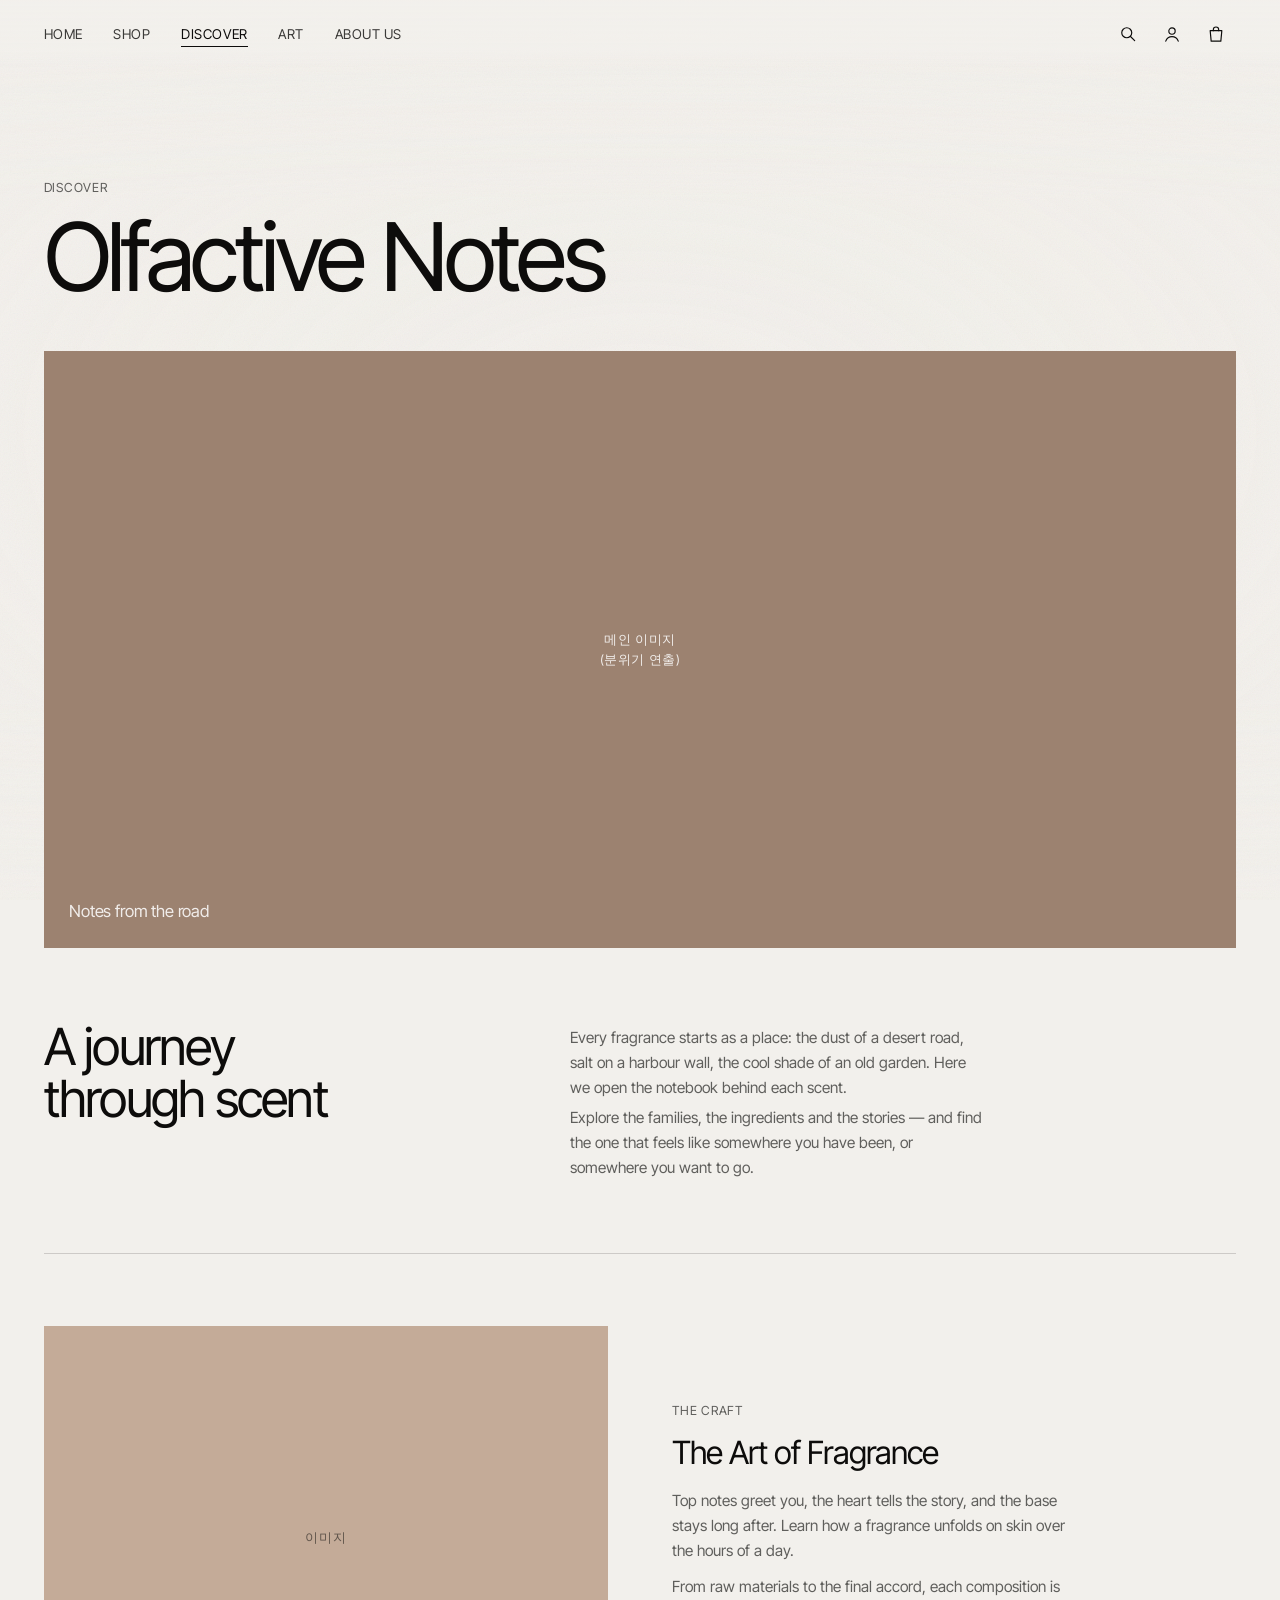
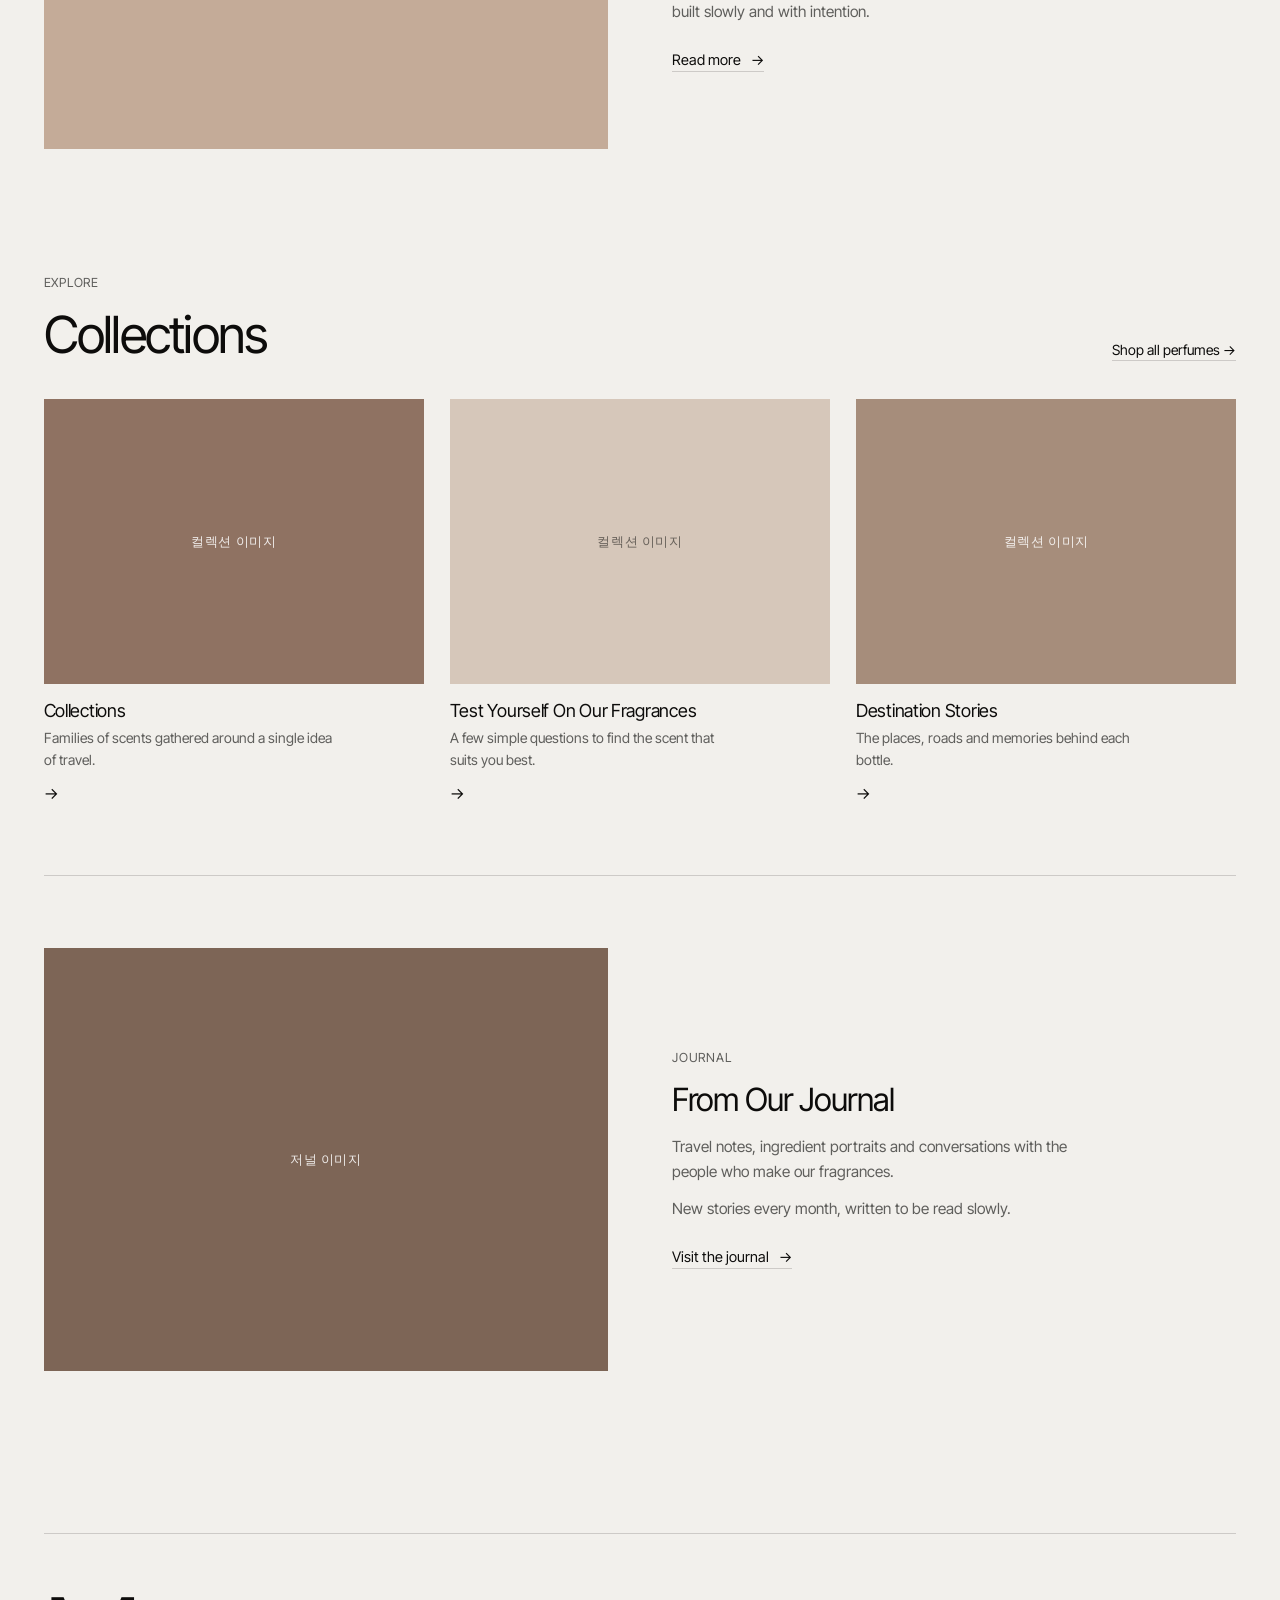
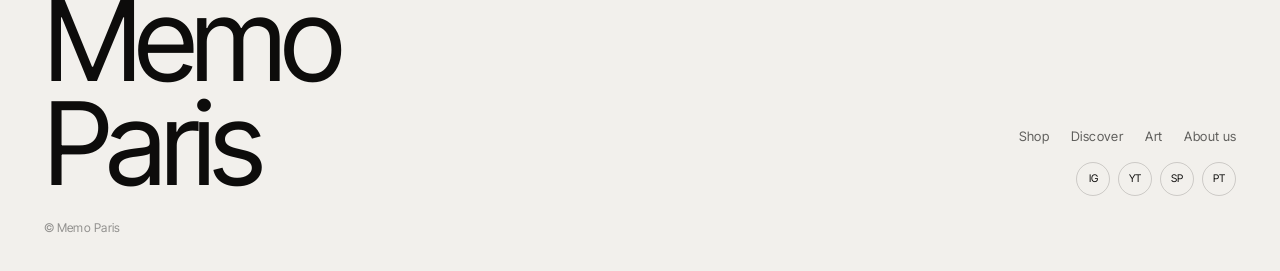
<file: discover.html>
<!DOCTYPE html>
<html lang="en">
<head>
<meta charset="UTF-8">
<meta name="viewport" content="width=device-width, initial-scale=1, viewport-fit=cover">
<title>Discover — Olfactive Notes · Memo Paris</title>
<link rel="preconnect" href="https://fonts.googleapis.com">
<link rel="preconnect" href="https://fonts.gstatic.com" crossorigin>
<link href="https://fonts.googleapis.com/css2?family=Inter+Tight:wght@400;500&display=swap" rel="stylesheet">
<style>
:root{
  --fg:#0d0c0b;
  --fg-soft:rgba(13,12,11,.64);
  --fg-faint:rgba(13,12,11,.42);
  --shade:#f2f0ec;
  --rule:rgba(13,12,11,.16);
  --ease:cubic-bezier(.22,.61,.36,1);
  --pill-bg:#0a0908;
  --pill-fg:#ffffff;
  --gutter:clamp(16px, 3.4vw, 44px);
}

*,*::before,*::after{ box-sizing:border-box; margin:0; padding:0; }
html{ -webkit-text-size-adjust:100%; scroll-behavior:smooth; }
@media (prefers-reduced-motion:reduce){ html{ scroll-behavior:auto; } }
body{
  background:var(--shade);
  color:var(--fg);
  font-family:'Inter Tight','Helvetica Neue',Helvetica,Arial,sans-serif;
  font-weight:400;
  -webkit-font-smoothing:antialiased;
  -moz-osx-font-smoothing:grayscale;
  overflow-x:hidden;
}
body.lock{ overflow:hidden; }
button{ font:inherit; color:inherit; background:none; border:0; cursor:pointer; }

/* ---------- Background layer ---------- */
.stage{ position:fixed; inset:0; z-index:0; overflow:hidden; background:var(--shade); }
.veil{
  position:absolute; inset:0; pointer-events:none;
  background:
    linear-gradient(to bottom, rgba(242,240,236,.62) 0%, rgba(242,240,236,.12) 22%, rgba(242,240,236,.12) 78%, rgba(242,240,236,.66) 100%),
    radial-gradient(100% 80% at 50% 48%, rgba(242,240,236,0) 0%, rgba(242,240,236,.34) 100%),
    rgba(242,240,236,.20);
}
.wash{ position:absolute; inset:0; pointer-events:none; opacity:0; background:rgba(242,240,236,.42); }
.grain{
  position:absolute; inset:-50%; opacity:.13; mix-blend-mode:multiply; pointer-events:none;
  background-image:url("data:image/svg+xml;utf8,<svg xmlns='http://www.w3.org/2000/svg' width='140' height='140'><filter id='n'><feTurbulence type='fractalNoise' baseFrequency='.85' numOctaves='3'/></filter><rect width='140' height='140' filter='url(%23n)' opacity='.5'/></svg>");
}
/* sub pages: the bottle as it ends up on the home page — zoomed, blurred, quiet */
.bgimg{
  position:absolute; left:50%; top:50%;
  height:calc(min(86vh, 120vw) * 1.85); width:auto; max-width:none;
  transform:translate(-50%, -50.6%) scale(1.06);
  filter:blur(22px); opacity:.78; mix-blend-mode:multiply;
}

/* ---------- Scroll meter ---------- */
.meter{
  position:fixed; top:0; left:0; z-index:50; height:2px; width:100%;
  transform:scaleX(0); transform-origin:0 50%;
  background:var(--fg); opacity:.55;
}

/* ---------- Header ---------- */
.chrome{
  position:fixed; left:0; right:0; top:0; z-index:40;
  display:flex; align-items:center; justify-content:space-between; gap:12px;
  padding:max(14px, calc(env(safe-area-inset-top, 0px) + 12px)) var(--gutter) 14px;
  background:linear-gradient(to bottom, rgba(242,240,236,.94) 0%, rgba(242,240,236,.78) 72%, rgba(242,240,236,0) 100%);
}
.links{ display:flex; align-items:center; gap:clamp(14px, 2.4vw, 32px); }
.links a, .mark{
  position:relative; color:var(--fg); text-decoration:none; font-size:13.5px;
  letter-spacing:.04em; opacity:.8; transition:opacity .3s var(--ease);
}
.links a:hover, .links a.active{ opacity:1; }
.links a::after{
  content:""; position:absolute; left:0; right:0; bottom:-5px; height:1px; background:var(--fg);
  transform:scaleX(0); transform-origin:0 50%; transition:transform .4s var(--ease);
}
.links a:hover::after, .links a.active::after{ transform:scaleX(1); }
.mark{ display:none; font-size:14px; letter-spacing:.06em; opacity:1; }
.tools{ display:flex; align-items:center; gap:4px; }
.tool{
  display:inline-flex; align-items:center; justify-content:center;
  width:40px; height:40px; border-radius:999px;
  color:var(--fg); text-decoration:none;
  transition:background .3s var(--ease);
}
.tool:hover, .tool:focus-visible{ background:rgba(13,12,11,.07); }
.tool:focus-visible{ outline:2px solid var(--fg); outline-offset:2px; }
.tool svg{ width:20px; height:20px; }
.tool.burger{ display:none; }

.pill{
  display:inline-flex; align-items:center; justify-content:center;
  height:44px; padding:0 24px; border-radius:999px;
  background:var(--pill-bg); color:var(--pill-fg);
  font-size:14.5px; font-weight:500; letter-spacing:-.008em;
  text-decoration:none; white-space:nowrap;
  border:1px solid rgba(10,9,8,.12);
  box-shadow:0 1px 0 rgba(255,255,255,.10) inset;
  -webkit-text-fill-color:var(--pill-fg);
  transition:transform .4s var(--ease), background .3s var(--ease);
}
.pill:hover, .pill:focus-visible{ transform:translateY(-2px); background:#000; }
.pill:focus-visible{ outline:2px solid var(--fg); outline-offset:2px; }

/* ---------- Overlays: mobile menu + search ---------- */
.overlay{
  position:fixed; inset:0; z-index:60;
  background:rgba(242,240,236,.86);
  -webkit-backdrop-filter:blur(18px); backdrop-filter:blur(18px);
  opacity:0; visibility:hidden; transition:opacity .45s var(--ease), visibility .45s;
  padding:max(18px, calc(env(safe-area-inset-top, 0px) + 14px)) var(--gutter) 40px;
  display:flex; flex-direction:column;
}
.overlay.open{ opacity:1; visibility:visible; }
.overlay-top{ display:flex; justify-content:space-between; align-items:center; min-height:40px; }
.overlay-top span{ font-size:12.5px; letter-spacing:.06em; color:var(--fg-soft); }
.menu-links{ margin-top:auto; margin-bottom:auto; display:flex; flex-direction:column; gap:6px; }
.menu-links a{
  color:var(--fg); text-decoration:none;
  font-size:clamp(40px, 11vw, 72px); line-height:1.08; letter-spacing:-.04em;
  transform:translateY(16px); opacity:0; transition:transform .6s var(--ease), opacity .6s var(--ease);
}
.overlay.open .menu-links a{ transform:none; opacity:1; }
.overlay.open .menu-links a:nth-child(2){ transition-delay:.04s; }
.overlay.open .menu-links a:nth-child(3){ transition-delay:.08s; }
.overlay.open .menu-links a:nth-child(4){ transition-delay:.12s; }
.overlay.open .menu-links a:nth-child(5){ transition-delay:.16s; }
.menu-links a.active{ font-style:italic; }
.search-form{ margin-top:clamp(60px, 16vh, 160px); width:100%; max-width:900px; align-self:center; }
.search-form label{ font-size:12.5px; letter-spacing:.06em; color:var(--fg-soft); }
.search-form input{
  display:block; width:100%; margin-top:14px;
  font:inherit; font-size:clamp(28px, 5vw, 56px); letter-spacing:-.03em;
  background:none; border:0; border-bottom:1px solid var(--fg); padding:6px 0 12px; color:var(--fg);
  outline:none; border-radius:0;
}
.search-form input::placeholder{ color:var(--fg-faint); }
.suggest{ margin-top:28px; display:flex; gap:10px; flex-wrap:wrap; align-items:center; }
.suggest span{ font-size:12.5px; color:var(--fg-soft); margin-right:6px; letter-spacing:.04em; }

/* ---------- Chips ---------- */
.chip{
  display:inline-flex; align-items:center; height:34px; padding:0 16px; border-radius:999px;
  border:1px solid var(--rule); background:rgba(255,255,255,.35);
  font-size:12px; letter-spacing:.06em; color:var(--fg); text-decoration:none;
  transition:background .3s var(--ease), border-color .3s var(--ease), color .3s var(--ease);
}
.chip:hover{ border-color:var(--fg); }
.chip.on{ background:var(--fg); border-color:var(--fg); color:#fff; }

/* ---------- Page content ---------- */
.site{ position:relative; z-index:30; padding:0 var(--gutter); }
.wrap{ max-width:1240px; margin:0 auto; }
.section{ margin-top:clamp(96px, 14vh, 180px); }
.page-head{ padding-top:clamp(120px, 20vh, 200px); margin-bottom:clamp(28px, 4vw, 52px); }
.page-title{
  font-weight:400; font-size:clamp(46px, 7.4vw, 112px);
  line-height:.92; letter-spacing:-.045em;
}
.logo-xl{ font-weight:400; font-size:clamp(52px, 9vw, 132px); line-height:.9; letter-spacing:-.045em; }

/* colour block = image placeholder (swap for a real photo later) */
.block{
  position:relative; overflow:hidden;
  display:flex; align-items:center; justify-content:center; text-align:center;
  color:rgba(255,255,255,.86);
  font-size:12.5px; line-height:1.55; letter-spacing:.05em;
}
.block.light{ color:rgba(13,12,11,.55); }
.block .cap{
  position:absolute; left:clamp(16px,2vw,28px); bottom:clamp(14px,1.8vw,24px);
  font-size:clamp(15px,1.3vw,19px); letter-spacing:-.01em; text-align:left;
}
.block .badge{
  position:absolute; left:12px; top:12px; padding:4px 9px; border-radius:999px;
  background:rgba(255,255,255,.88); color:var(--fg); font-size:10.5px; letter-spacing:.08em;
}
.hero-img{ aspect-ratio:16/8; }

.kicker{ font-size:12.5px; letter-spacing:.06em; color:var(--fg-soft); margin-bottom:18px; text-transform:uppercase; }
h2{
  font-weight:400; font-size:clamp(30px, 4vw, 58px);
  line-height:1.02; letter-spacing:-.034em; text-wrap:balance; max-width:18ch;
}
h3{ font-weight:400; font-size:clamp(24px, 2.5vw, 36px); line-height:1.08; letter-spacing:-.03em; text-wrap:balance; }
.body{ margin-top:18px; max-width:46ch; font-size:clamp(15px,1.2vw,18px); line-height:1.62; color:var(--fg-soft); text-wrap:pretty; }
.body + .body{ margin-top:12px; }
.arrow{
  display:inline-flex; align-items:center; gap:10px; margin-top:26px;
  color:var(--fg); text-decoration:none; font-size:14.5px;
  border-bottom:1px solid var(--rule); padding-bottom:3px; transition:border-color .3s var(--ease);
}
.arrow i{ font-style:normal; transition:transform .4s var(--ease); }
.arrow:hover{ border-color:var(--fg); }
.arrow:hover i{ transform:translateX(4px); }

/* lead: heading + text under the hero image */
.lead{ margin-top:clamp(56px, 8vh, 96px); display:grid; grid-template-columns:minmax(0,5fr) minmax(0,7fr); gap:clamp(20px,4vw,64px); }
.lead .body{ margin-top:6px; }

/* image + text rows, alternating */
.row{
  display:grid; grid-template-columns:minmax(0,1fr) minmax(0,1fr);
  gap:clamp(28px, 5vw, 80px); align-items:center;
  padding-top:clamp(56px, 8vh, 100px); margin-top:clamp(56px, 8vh, 100px);
  border-top:1px solid var(--rule);
}
.row .block{ aspect-ratio:4/3; }
.row.rev .block{ order:2; }
.row .txt{ max-width:52ch; }

/* three cards */
.cards3{ display:grid; grid-template-columns:repeat(3, minmax(0,1fr)); gap:clamp(14px, 2vw, 28px); margin-top:clamp(24px, 3vw, 40px); }
.card3{ color:var(--fg); text-decoration:none; display:block; }
.card3 .block{ aspect-ratio:4/3; transition:transform .6s var(--ease); }
.card3:hover .block{ transform:scale(.985); }
.card3 h4{ margin-top:16px; font-weight:400; font-size:18px; letter-spacing:-.015em; }
.card3 p{ margin-top:6px; font-size:14px; line-height:1.55; color:var(--fg-soft); max-width:36ch; }
.card3 .go{ display:inline-block; margin-top:12px; transition:transform .4s var(--ease); }
.card3:hover .go{ transform:translateX(4px); }

.sec-head{ display:flex; align-items:flex-end; justify-content:space-between; gap:20px; }
.more{ color:var(--fg); text-decoration:none; font-size:14px; white-space:nowrap; border-bottom:1px solid var(--rule); padding-bottom:2px; }
.more:hover{ border-color:var(--fg); }

/* ---------- Footer ---------- */
.site-foot{
  margin-top:clamp(120px, 18vh, 220px);
  padding:clamp(40px,6vh,72px) 0 max(36px, calc(env(safe-area-inset-bottom, 0px) + 28px));
  border-top:1px solid var(--rule);
  display:flex; align-items:flex-end; justify-content:space-between; gap:24px; flex-wrap:wrap;
}
.foot-right{ display:flex; flex-direction:column; align-items:flex-end; gap:18px; }
.foot-links{ display:flex; gap:22px; flex-wrap:wrap; font-size:13px; letter-spacing:.03em; }
.foot-links a{ color:var(--fg-soft); text-decoration:none; }
.foot-links a:hover{ color:var(--fg); }
.social{ display:flex; gap:8px; }
.social a{
  width:34px; height:34px; border-radius:999px; border:1px solid var(--rule);
  display:inline-flex; align-items:center; justify-content:center;
  color:var(--fg); text-decoration:none; font-size:10.5px; letter-spacing:.04em;
  transition:background .3s var(--ease), color .3s var(--ease);
}
.social a:hover{ background:var(--fg); color:#fff; }
.copy{ width:100%; font-size:12px; color:var(--fg-faint); letter-spacing:.02em; }

/* reveal + page fade */
.reveal{ opacity:0; transform:translateY(28px); transition:opacity 1s var(--ease), transform 1s var(--ease); }
.reveal.in{ opacity:1; transform:none; }
body.sub-page .site{ animation:pagein .9s var(--ease) both; }
@keyframes pagein{ from{ opacity:0; transform:translateY(14px); } to{ opacity:1; transform:none; } }
@media (prefers-reduced-motion:reduce){
  .reveal{ opacity:1; transform:none; transition:none; }
  body.sub-page .site{ animation:none; }
}

/* ---------- Responsive ---------- */
@media (max-width:900px){
  .veil{
    background:
      linear-gradient(to bottom, rgba(242,240,236,.72) 0%, rgba(242,240,236,.18) 24%, rgba(242,240,236,.18) 76%, rgba(242,240,236,.74) 100%),
      radial-gradient(100% 80% at 50% 48%, rgba(242,240,236,0) 0%, rgba(242,240,236,.40) 100%),
      rgba(242,240,236,.24);
  }
  .lead{ grid-template-columns:1fr; }
}
@media (max-width:720px){
  .links{ display:none; }
  .mark{ display:block; }
  .tool.burger{ display:inline-flex; }
  .tool.acct{ display:none; }
  .hero-img{ aspect-ratio:4/5; }
  .row{ grid-template-columns:1fr; }
  .row.rev .block{ order:0; }
  .cards3{ grid-template-columns:1fr; gap:40px; }
  .sec-head{ flex-direction:column; align-items:flex-start; }
  .foot-right{ align-items:flex-start; }
}

/* sub pages: the notes as they settle at the end of the home hero — blurred, quiet */
.bgnotes{ position:absolute; inset:0; filter:blur(22px); opacity:.82; transform:scale(1.06); }
.bgnotes i{ position:absolute; display:block; background:center/contain no-repeat; }


</style>
</head>
<body class="sub-page" id="top">

<div class="stage" aria-hidden="true">
  <div class="bgnotes">
    <style>.n-jasmine{background-image:url("[data-uri]")}.n-freesia{background-image:url("[data-uri]")}.n-leaf{background-image:url("[data-uri]")}</style>
    <i class="n-jasmine" style="left:11.0vw;top:calc(86.0vh - 9.0vmin);width:34.0vmin;aspect-ratio:170/170;transform:translate(-50%,-50%) rotate(-10deg)"></i>
    <i class="n-leaf" style="left:95.0vw;top:calc(60.0vh - 8.4vmin);width:30.0vmin;aspect-ratio:183/108;transform:translate(-50%,-50%) rotate(15deg)"></i>
    <i class="n-freesia" style="left:80.0vw;top:calc(25.0vh - 4.8vmin);width:20.0vmin;aspect-ratio:150/135;transform:translate(-50%,-50%) rotate(14deg)"></i>
    <i class="n-jasmine" style="left:23.0vw;top:calc(22.0vh - 4.2vmin);width:18.0vmin;aspect-ratio:170/170;transform:translate(-50%,-50%) rotate(-12deg)"></i>
    <i class="n-leaf" style="left:9.0vw;top:calc(47.0vh - 5.4vmin);width:20.0vmin;aspect-ratio:183/108;transform:translate(-50%,-50%) rotate(8deg)"></i>
    <i class="n-freesia" style="left:73.0vw;top:calc(80.0vh - 5.4vmin);width:17.0vmin;aspect-ratio:150/135;transform:translate(-50%,-50%) rotate(-8deg)"></i>
    <i class="n-leaf" style="left:60.0vw;top:calc(11.0vh - 0.0vmin);width:11.0vmin;aspect-ratio:183/108;transform:translate(-50%,-50%) rotate(-20deg)"></i>
    <i class="n-jasmine" style="left:90.0vw;top:calc(44.0vh - 0.6vmin);width:10.0vmin;aspect-ratio:170/170;transform:translate(-50%,-50%) rotate(15deg)"></i>
    <i class="n-freesia" style="left:38.0vw;top:calc(82.0vh - 0.0vmin);width:10.0vmin;aspect-ratio:150/135;transform:translate(-50%,-50%) rotate(-4deg)"></i>
  </div>
  <div class="veil"></div>
  <div class="wash" style="opacity:1"></div>
  <div class="grain"></div>
</div>

<i class="meter" id="meter"></i>

<header class="chrome">
  <nav class="links" aria-label="Main">
    <a href="index.html">HOME</a>
    <a href="shop.html">SHOP</a>
    <a href="discover.html" class="active" aria-current="page">DISCOVER</a>
    <a href="art.html">ART</a>
    <a href="about.html">ABOUT US</a>
  </nav>
  <a class="mark" href="index.html" style="text-decoration:none">MEMO PARIS</a>
  <div class="tools">
    <button class="tool" type="button" data-open="search" aria-label="Search"><svg viewBox="0 0 24 24" fill="none" stroke="currentColor" stroke-width="1.4" stroke-linecap="round"><circle cx="10.5" cy="10.5" r="6"/><path d="m15 15 5 5"/></svg></button>
    <a class="tool acct" href="#account" aria-label="My account"><svg viewBox="0 0 24 24" fill="none" stroke="currentColor" stroke-width="1.4" stroke-linecap="round"><circle cx="12" cy="8.5" r="3.8"/><path d="M4.5 20.5c1.3-3.6 4.2-5.4 7.5-5.4s6.2 1.8 7.5 5.4"/></svg></a>
    <a class="tool" href="#cart" aria-label="Cart"><svg viewBox="0 0 24 24" fill="none" stroke="currentColor" stroke-width="1.4" stroke-linejoin="round" stroke-linecap="round"><path d="M5 8h14l-1.2 12.5H6.2z"/><path d="M8.8 8V6.8a3.2 3.2 0 0 1 6.4 0V8"/></svg></a>
    <button class="tool burger" type="button" data-open="menu" aria-label="Menu"><svg viewBox="0 0 24 24" fill="none" stroke="currentColor" stroke-width="1.4" stroke-linecap="round"><path d="M4 8h16M4 16h16"/></svg></button>
  </div>
</header>

<div class="overlay" id="menu" aria-hidden="true" role="dialog" aria-label="Menu">
  <div class="overlay-top"><span>MEMO PARIS</span><button class="tool" type="button" data-close aria-label="Close"><svg viewBox="0 0 24 24" fill="none" stroke="currentColor" stroke-width="1.4" stroke-linecap="round"><path d="m6 6 12 12M18 6 6 18"/></svg></button></div>
  <nav class="menu-links">
    <a href="index.html">Home</a>
    <a href="shop.html">Shop</a>
    <a href="discover.html" class="active">Discover</a>
    <a href="art.html">Art</a>
    <a href="about.html">About us</a>
  </nav>
  <div class="foot-links"><a href="#account">My account</a><a href="#cart">Cart</a></div>
</div>

<div class="overlay" id="search" aria-hidden="true" role="dialog" aria-label="Search">
  <div class="overlay-top"><span>SEARCH</span><button class="tool" type="button" data-close aria-label="Close"><svg viewBox="0 0 24 24" fill="none" stroke="currentColor" stroke-width="1.4" stroke-linecap="round"><path d="m6 6 12 12M18 6 6 18"/></svg></button></div>
  <form class="search-form" action="shop.html" method="get">
    <label for="q">What are you looking for?</label>
    <input id="q" name="q" type="search" placeholder="A scent, a place, a mood…" autocomplete="off">
    <div class="suggest">
      <span>BY FAMILY</span>
      <a class="chip" href="shop.html?f=floral">FLORAL</a>
      <a class="chip" href="shop.html?f=woody">WOODY</a>
      <a class="chip" href="shop.html?f=citrus">CITRUS</a>
      <a class="chip" href="shop.html?f=oriental">ORIENTAL</a>
    </div>
  </form>
</div>

<div class="site">
  <div class="wrap">

    <section class="page-head reveal">
      <div class="kicker">Discover</div>
      <h1 class="page-title">Olfactive Notes</h1>
    </section>
    <div class="reveal"><div class="block hero-img" style="background:#9c8270"><span>메인 이미지<br>(분위기 연출)</span><span class="cap">Notes from the road</span></div></div>
    
    <section class="lead reveal">
      <h2>A journey through scent</h2>
      <div><p class="body">Every fragrance starts as a place: the dust of a desert road, salt on a harbour wall, the cool shade of an old garden. Here we open the notebook behind each scent.</p><p class="body">Explore the families, the ingredients and the stories — and find the one that feels like somewhere you have been, or somewhere you want to go.</p></div>
    </section>
    <section class="row reveal">
      <div class="block light" style="background:#c4ab98"><span>이미지</span></div>
      <div class="txt">
        <div class="kicker">The craft</div>
        <h3>The Art of Fragrance</h3>
        <p class="body">Top notes greet you, the heart tells the story, and the base stays long after. Learn how a fragrance unfolds on skin over the hours of a day.</p><p class="body">From raw materials to the final accord, each composition is built slowly and with intention.</p>
        <a class="arrow" href="art.html#journal">Read more <i>→</i></a>
      </div>
    </section>

    <section class="section">
      <div class="sec-head reveal">
        <div><div class="kicker">Explore</div><h2>Collections</h2></div>
        <a class="more" href="shop.html">Shop all perfumes →</a>
      </div>
      <div class="cards3 reveal">
        <a class="card3" href="shop.html"><div class="block" style="background:#8f7262"><span>컬렉션 이미지</span></div><h4>Collections</h4><p>Families of scents gathered around a single idea of travel.</p><span class="go">→</span></a>
        <a class="card3" href="#test"><div class="block light" style="background:#d6c7ba"><span>컬렉션 이미지</span></div><h4>Test Yourself On Our Fragrances</h4><p>A few simple questions to find the scent that suits you best.</p><span class="go">→</span></a>
        <a class="card3" href="art.html#stories"><div class="block" style="background:#a68d7b"><span>컬렉션 이미지</span></div><h4>Destination Stories</h4><p>The places, roads and memories behind each bottle.</p><span class="go">→</span></a>
      </div>
    </section>

    <section class="row reveal">
      <div class="block" style="background:#7d6556"><span>저널 이미지</span></div>
      <div class="txt">
        <div class="kicker">Journal</div>
        <h3>From Our Journal</h3>
        <p class="body">Travel notes, ingredient portraits and conversations with the people who make our fragrances.</p><p class="body">New stories every month, written to be read slowly.</p>
        <a class="arrow" href="art.html#journal">Visit the journal <i>→</i></a>
      </div>
    </section>

    <footer class="site-foot">
      <div class="logo-xl">Memo<br>Paris</div>
      <div class="foot-right">
        <nav class="foot-links" aria-label="Footer">
          <a href="shop.html">Shop</a>
          <a href="discover.html">Discover</a>
          <a href="art.html">Art</a>
          <a href="about.html">About us</a>
        </nav>
        <div class="social">
          <a href="#" aria-label="Instagram">IG</a>
          <a href="#" aria-label="YouTube">YT</a>
          <a href="#" aria-label="Spotify">SP</a>
          <a href="#" aria-label="Pinterest">PT</a>
        </div>
      </div>
      <p class="copy">© Memo Paris</p>
    </footer>
  </div>
</div>

<script>
(function(){
  "use strict";
  // ---------- Reveal on scroll ----------
  var reveals = [].slice.call(document.querySelectorAll(".reveal"));
  if ("IntersectionObserver" in window){
    var io = new IntersectionObserver(function(entries){
      entries.forEach(function(en){
        if (en.isIntersecting){ en.target.classList.add("in"); io.unobserve(en.target); }
      });
    }, { rootMargin: "0px 0px -8% 0px", threshold: 0.06 });
    reveals.forEach(function(el){ io.observe(el); });
  } else {
    reveals.forEach(function(el){ el.classList.add("in"); });
  }

  // ---------- Overlays (menu / search) ----------
  var lastFocus = null;
  function open(id){
    var el = document.getElementById(id);
    if (!el) return;
    lastFocus = document.activeElement;
    el.classList.add("open"); el.setAttribute("aria-hidden", "false");
    document.body.classList.add("lock");
    var f = el.querySelector("input, a, button");
    if (f) setTimeout(function(){ f.focus(); }, 60);
  }
  function closeAll(){
    [].forEach.call(document.querySelectorAll(".overlay.open"), function(el){
      el.classList.remove("open"); el.setAttribute("aria-hidden", "true");
    });
    document.body.classList.remove("lock");
    if (lastFocus) lastFocus.focus();
  }
  document.addEventListener("click", function(e){
    var o = e.target.closest("[data-open]");
    if (o){ e.preventDefault(); open(o.getAttribute("data-open")); return; }
    if (e.target.closest("[data-close]")){ e.preventDefault(); closeAll(); return; }
    // menu links that point inside the current page: close the overlay first
    var a = e.target.closest(".overlay a[href]");
    if (a) closeAll();
  });
  document.addEventListener("keydown", function(e){ if (e.key === "Escape") closeAll(); });

  // ---------- Scroll meter (sub pages; home page drives its own) ----------
  var meter = document.getElementById("meter");
  if (meter && !document.body.classList.contains("home")){
    var tick = false;
    function upd(){
      var max = document.documentElement.scrollHeight - window.innerHeight;
      meter.style.transform = "scaleX(" + (max > 0 ? Math.min(1, window.pageYOffset / max) : 0) + ")";
      tick = false;
    }
    window.addEventListener("scroll", function(){ if (!tick){ tick = true; requestAnimationFrame(upd); } }, { passive: true });
    upd();
  }
})();

</script>

</body>
</html>
</file>
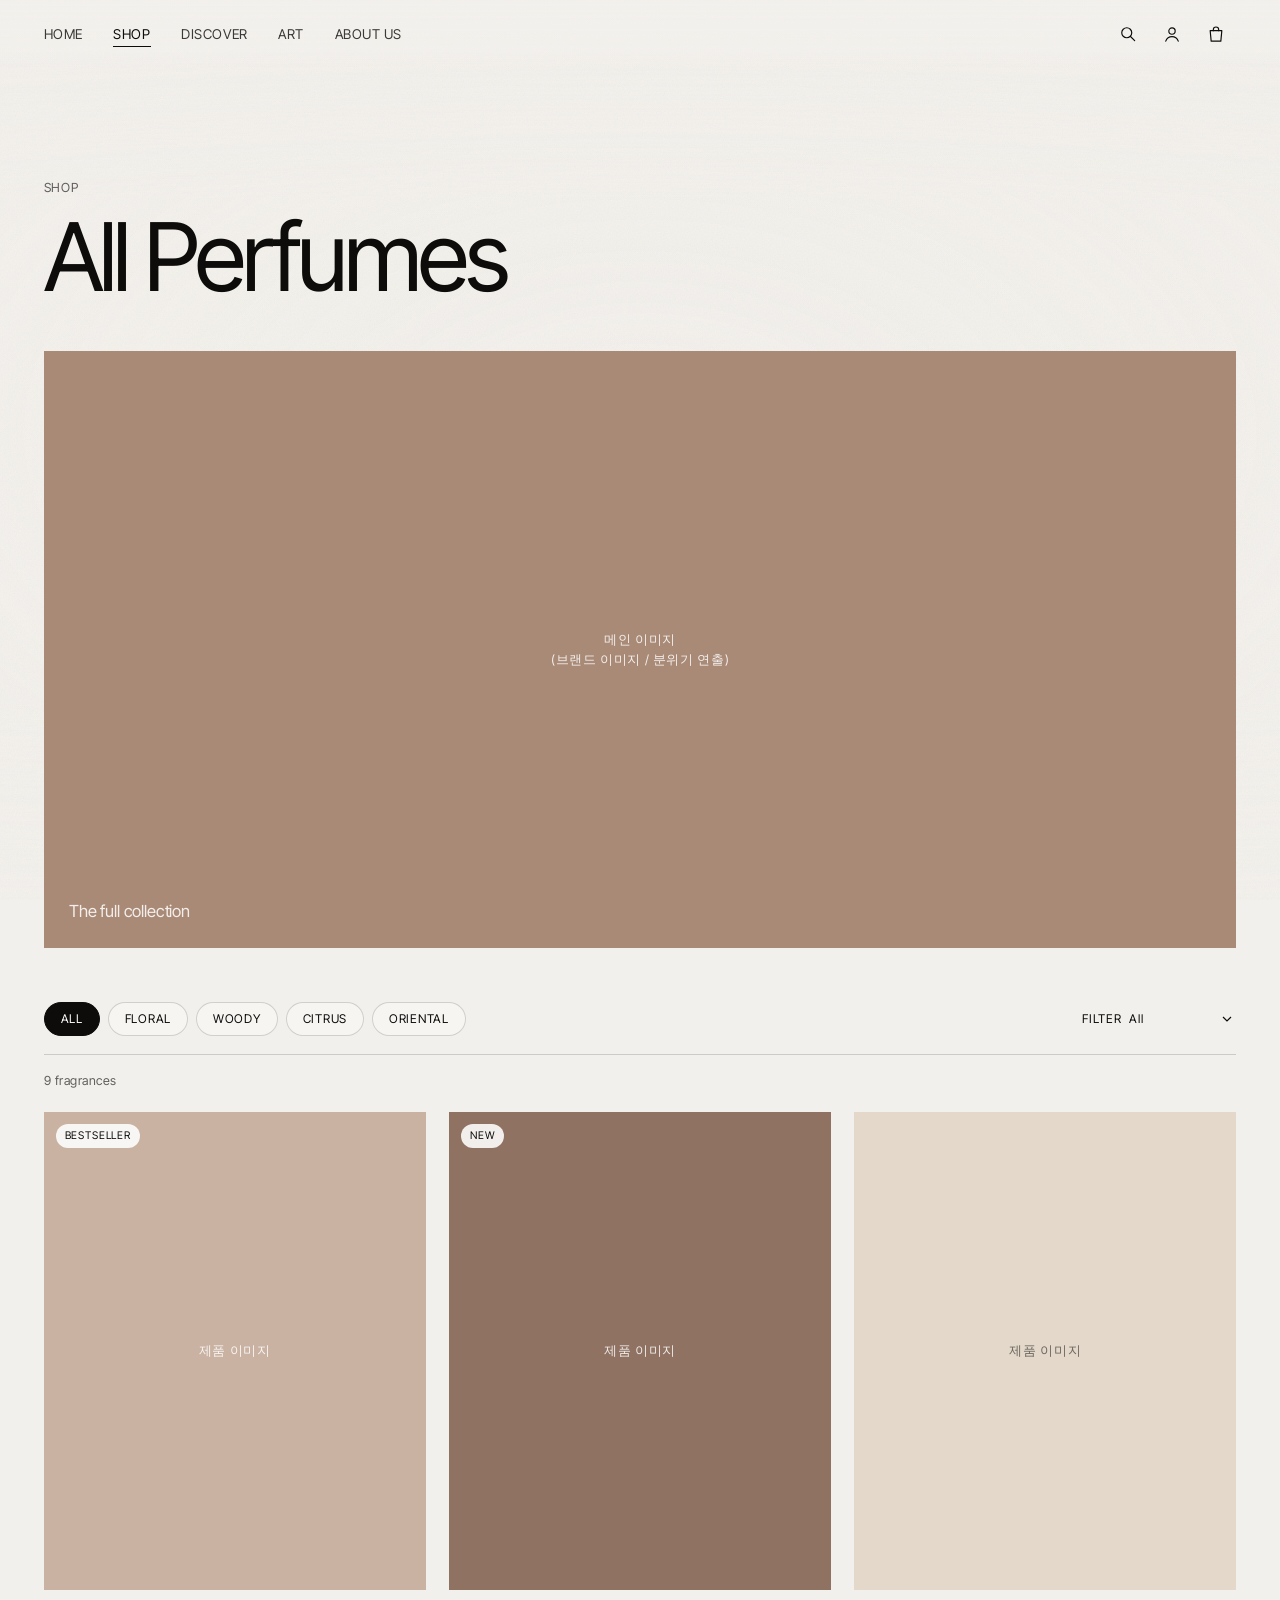
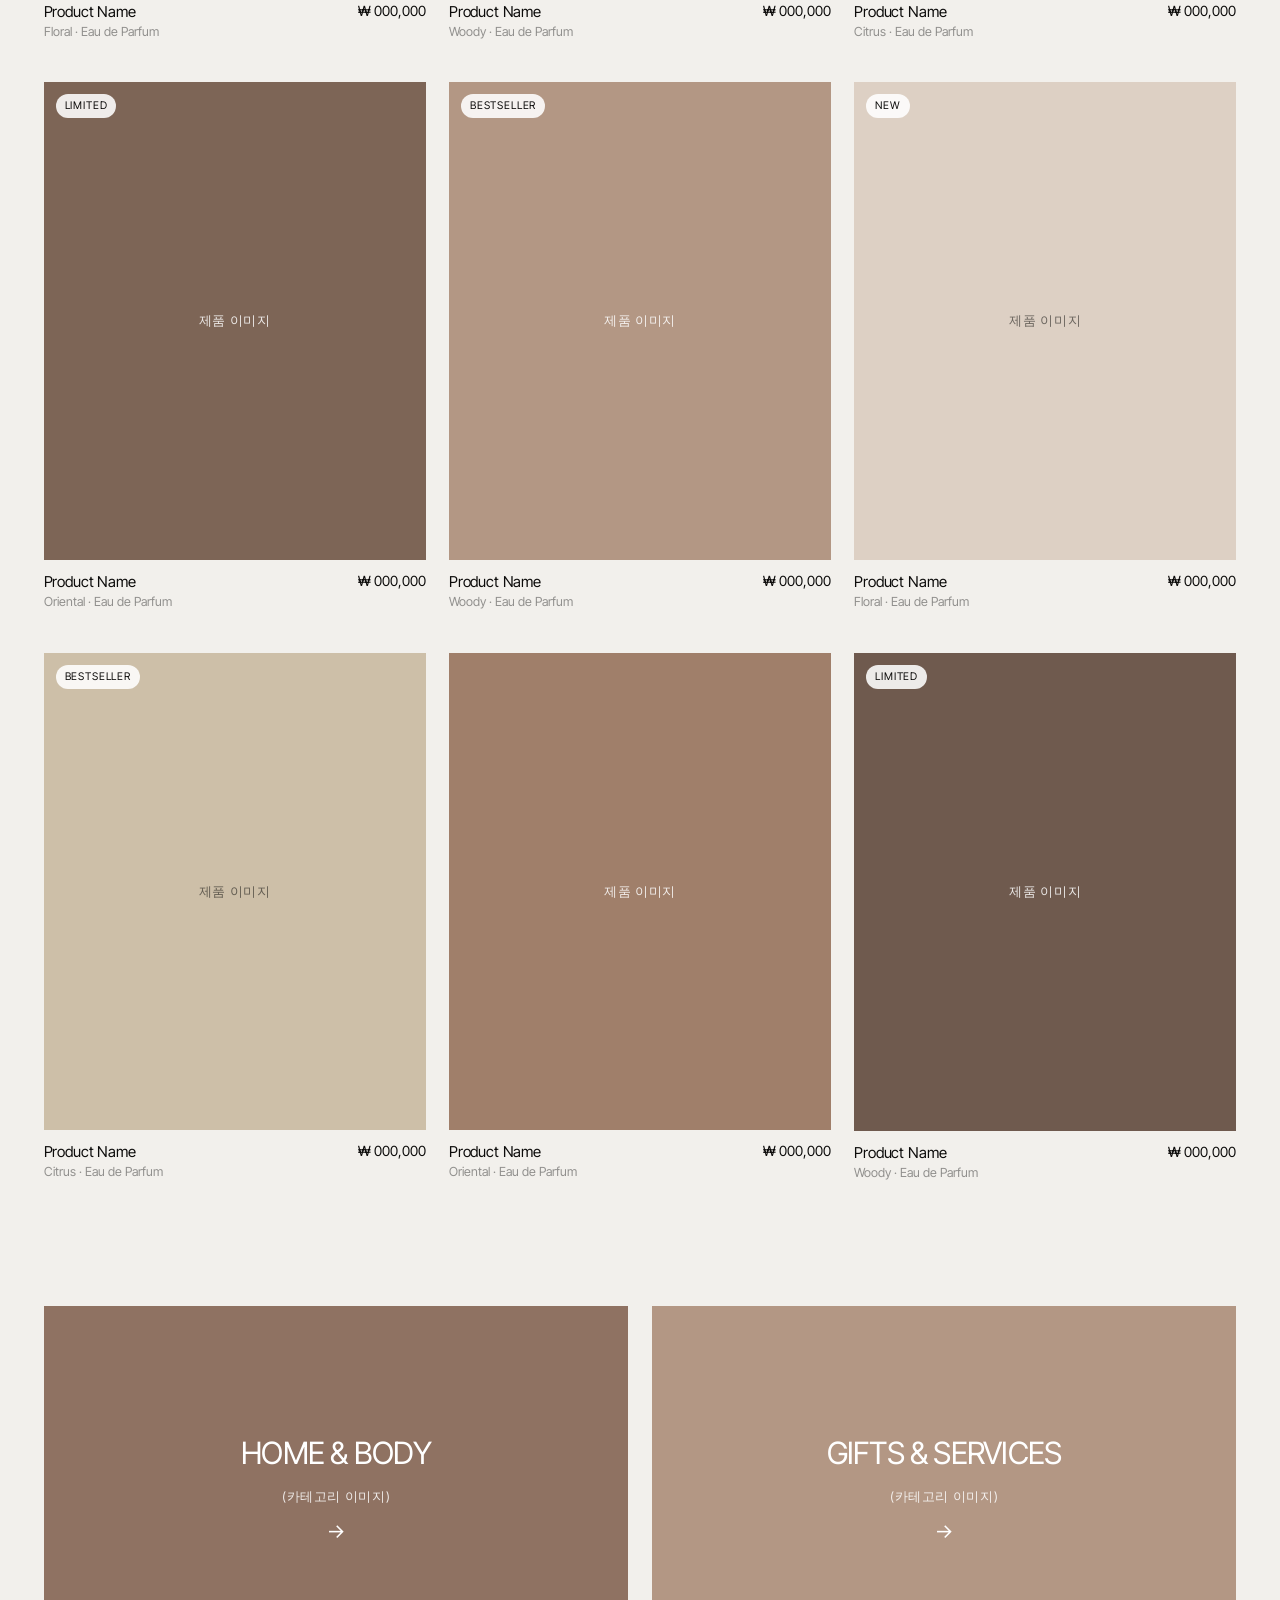
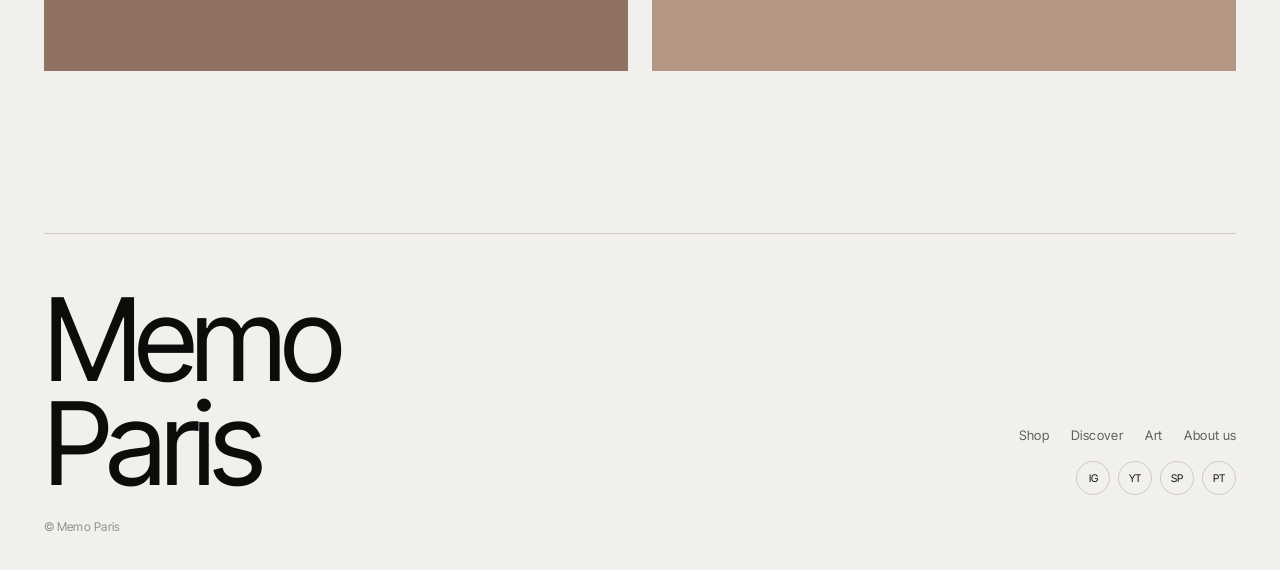
<file: shop.html>
<!DOCTYPE html>
<html lang="en">
<head>
<meta charset="UTF-8">
<meta name="viewport" content="width=device-width, initial-scale=1, viewport-fit=cover">
<title>Shop — All Perfumes · Memo Paris</title>
<link rel="preconnect" href="https://fonts.googleapis.com">
<link rel="preconnect" href="https://fonts.gstatic.com" crossorigin>
<link href="https://fonts.googleapis.com/css2?family=Inter+Tight:wght@400;500&display=swap" rel="stylesheet">
<style>
:root{
  --fg:#0d0c0b;
  --fg-soft:rgba(13,12,11,.64);
  --fg-faint:rgba(13,12,11,.42);
  --shade:#f2f0ec;
  --rule:rgba(13,12,11,.16);
  --ease:cubic-bezier(.22,.61,.36,1);
  --pill-bg:#0a0908;
  --pill-fg:#ffffff;
  --gutter:clamp(16px, 3.4vw, 44px);
}

*,*::before,*::after{ box-sizing:border-box; margin:0; padding:0; }
html{ -webkit-text-size-adjust:100%; scroll-behavior:smooth; }
@media (prefers-reduced-motion:reduce){ html{ scroll-behavior:auto; } }
body{
  background:var(--shade);
  color:var(--fg);
  font-family:'Inter Tight','Helvetica Neue',Helvetica,Arial,sans-serif;
  font-weight:400;
  -webkit-font-smoothing:antialiased;
  -moz-osx-font-smoothing:grayscale;
  overflow-x:hidden;
}
body.lock{ overflow:hidden; }
button{ font:inherit; color:inherit; background:none; border:0; cursor:pointer; }

/* ---------- Background layer ---------- */
.stage{ position:fixed; inset:0; z-index:0; overflow:hidden; background:var(--shade); }
.veil{
  position:absolute; inset:0; pointer-events:none;
  background:
    linear-gradient(to bottom, rgba(242,240,236,.62) 0%, rgba(242,240,236,.12) 22%, rgba(242,240,236,.12) 78%, rgba(242,240,236,.66) 100%),
    radial-gradient(100% 80% at 50% 48%, rgba(242,240,236,0) 0%, rgba(242,240,236,.34) 100%),
    rgba(242,240,236,.20);
}
.wash{ position:absolute; inset:0; pointer-events:none; opacity:0; background:rgba(242,240,236,.42); }
.grain{
  position:absolute; inset:-50%; opacity:.13; mix-blend-mode:multiply; pointer-events:none;
  background-image:url("data:image/svg+xml;utf8,<svg xmlns='http://www.w3.org/2000/svg' width='140' height='140'><filter id='n'><feTurbulence type='fractalNoise' baseFrequency='.85' numOctaves='3'/></filter><rect width='140' height='140' filter='url(%23n)' opacity='.5'/></svg>");
}
/* sub pages: the bottle as it ends up on the home page — zoomed, blurred, quiet */
.bgimg{
  position:absolute; left:50%; top:50%;
  height:calc(min(86vh, 120vw) * 1.85); width:auto; max-width:none;
  transform:translate(-50%, -50.6%) scale(1.06);
  filter:blur(22px); opacity:.78; mix-blend-mode:multiply;
}

/* ---------- Scroll meter ---------- */
.meter{
  position:fixed; top:0; left:0; z-index:50; height:2px; width:100%;
  transform:scaleX(0); transform-origin:0 50%;
  background:var(--fg); opacity:.55;
}

/* ---------- Header ---------- */
.chrome{
  position:fixed; left:0; right:0; top:0; z-index:40;
  display:flex; align-items:center; justify-content:space-between; gap:12px;
  padding:max(14px, calc(env(safe-area-inset-top, 0px) + 12px)) var(--gutter) 14px;
  background:linear-gradient(to bottom, rgba(242,240,236,.94) 0%, rgba(242,240,236,.78) 72%, rgba(242,240,236,0) 100%);
}
.links{ display:flex; align-items:center; gap:clamp(14px, 2.4vw, 32px); }
.links a, .mark{
  position:relative; color:var(--fg); text-decoration:none; font-size:13.5px;
  letter-spacing:.04em; opacity:.8; transition:opacity .3s var(--ease);
}
.links a:hover, .links a.active{ opacity:1; }
.links a::after{
  content:""; position:absolute; left:0; right:0; bottom:-5px; height:1px; background:var(--fg);
  transform:scaleX(0); transform-origin:0 50%; transition:transform .4s var(--ease);
}
.links a:hover::after, .links a.active::after{ transform:scaleX(1); }
.mark{ display:none; font-size:14px; letter-spacing:.06em; opacity:1; }
.tools{ display:flex; align-items:center; gap:4px; }
.tool{
  display:inline-flex; align-items:center; justify-content:center;
  width:40px; height:40px; border-radius:999px;
  color:var(--fg); text-decoration:none;
  transition:background .3s var(--ease);
}
.tool:hover, .tool:focus-visible{ background:rgba(13,12,11,.07); }
.tool:focus-visible{ outline:2px solid var(--fg); outline-offset:2px; }
.tool svg{ width:20px; height:20px; }
.tool.burger{ display:none; }

.pill{
  display:inline-flex; align-items:center; justify-content:center;
  height:44px; padding:0 24px; border-radius:999px;
  background:var(--pill-bg); color:var(--pill-fg);
  font-size:14.5px; font-weight:500; letter-spacing:-.008em;
  text-decoration:none; white-space:nowrap;
  border:1px solid rgba(10,9,8,.12);
  box-shadow:0 1px 0 rgba(255,255,255,.10) inset;
  -webkit-text-fill-color:var(--pill-fg);
  transition:transform .4s var(--ease), background .3s var(--ease);
}
.pill:hover, .pill:focus-visible{ transform:translateY(-2px); background:#000; }
.pill:focus-visible{ outline:2px solid var(--fg); outline-offset:2px; }

/* ---------- Overlays: mobile menu + search ---------- */
.overlay{
  position:fixed; inset:0; z-index:60;
  background:rgba(242,240,236,.86);
  -webkit-backdrop-filter:blur(18px); backdrop-filter:blur(18px);
  opacity:0; visibility:hidden; transition:opacity .45s var(--ease), visibility .45s;
  padding:max(18px, calc(env(safe-area-inset-top, 0px) + 14px)) var(--gutter) 40px;
  display:flex; flex-direction:column;
}
.overlay.open{ opacity:1; visibility:visible; }
.overlay-top{ display:flex; justify-content:space-between; align-items:center; min-height:40px; }
.overlay-top span{ font-size:12.5px; letter-spacing:.06em; color:var(--fg-soft); }
.menu-links{ margin-top:auto; margin-bottom:auto; display:flex; flex-direction:column; gap:6px; }
.menu-links a{
  color:var(--fg); text-decoration:none;
  font-size:clamp(40px, 11vw, 72px); line-height:1.08; letter-spacing:-.04em;
  transform:translateY(16px); opacity:0; transition:transform .6s var(--ease), opacity .6s var(--ease);
}
.overlay.open .menu-links a{ transform:none; opacity:1; }
.overlay.open .menu-links a:nth-child(2){ transition-delay:.04s; }
.overlay.open .menu-links a:nth-child(3){ transition-delay:.08s; }
.overlay.open .menu-links a:nth-child(4){ transition-delay:.12s; }
.overlay.open .menu-links a:nth-child(5){ transition-delay:.16s; }
.menu-links a.active{ font-style:italic; }
.search-form{ margin-top:clamp(60px, 16vh, 160px); width:100%; max-width:900px; align-self:center; }
.search-form label{ font-size:12.5px; letter-spacing:.06em; color:var(--fg-soft); }
.search-form input{
  display:block; width:100%; margin-top:14px;
  font:inherit; font-size:clamp(28px, 5vw, 56px); letter-spacing:-.03em;
  background:none; border:0; border-bottom:1px solid var(--fg); padding:6px 0 12px; color:var(--fg);
  outline:none; border-radius:0;
}
.search-form input::placeholder{ color:var(--fg-faint); }
.suggest{ margin-top:28px; display:flex; gap:10px; flex-wrap:wrap; align-items:center; }
.suggest span{ font-size:12.5px; color:var(--fg-soft); margin-right:6px; letter-spacing:.04em; }

/* ---------- Chips ---------- */
.chip{
  display:inline-flex; align-items:center; height:34px; padding:0 16px; border-radius:999px;
  border:1px solid var(--rule); background:rgba(255,255,255,.35);
  font-size:12px; letter-spacing:.06em; color:var(--fg); text-decoration:none;
  transition:background .3s var(--ease), border-color .3s var(--ease), color .3s var(--ease);
}
.chip:hover{ border-color:var(--fg); }
.chip.on{ background:var(--fg); border-color:var(--fg); color:#fff; }

/* ---------- Page content ---------- */
.site{ position:relative; z-index:30; padding:0 var(--gutter); }
.wrap{ max-width:1240px; margin:0 auto; }
.section{ margin-top:clamp(96px, 14vh, 180px); }
.page-head{ padding-top:clamp(120px, 20vh, 200px); margin-bottom:clamp(28px, 4vw, 52px); }
.page-title{
  font-weight:400; font-size:clamp(46px, 7.4vw, 112px);
  line-height:.92; letter-spacing:-.045em;
}
.logo-xl{ font-weight:400; font-size:clamp(52px, 9vw, 132px); line-height:.9; letter-spacing:-.045em; }

/* colour block = image placeholder (swap for a real photo later) */
.block{
  position:relative; overflow:hidden;
  display:flex; align-items:center; justify-content:center; text-align:center;
  color:rgba(255,255,255,.86);
  font-size:12.5px; line-height:1.55; letter-spacing:.05em;
}
.block.light{ color:rgba(13,12,11,.55); }
.block .cap{
  position:absolute; left:clamp(16px,2vw,28px); bottom:clamp(14px,1.8vw,24px);
  font-size:clamp(15px,1.3vw,19px); letter-spacing:-.01em; text-align:left;
}
.block .badge{
  position:absolute; left:12px; top:12px; padding:4px 9px; border-radius:999px;
  background:rgba(255,255,255,.88); color:var(--fg); font-size:10.5px; letter-spacing:.08em;
}
.hero-img{ aspect-ratio:16/8; }

.kicker{ font-size:12.5px; letter-spacing:.06em; color:var(--fg-soft); margin-bottom:18px; text-transform:uppercase; }
h2{
  font-weight:400; font-size:clamp(30px, 4vw, 58px);
  line-height:1.02; letter-spacing:-.034em; text-wrap:balance; max-width:18ch;
}
h3{ font-weight:400; font-size:clamp(24px, 2.5vw, 36px); line-height:1.08; letter-spacing:-.03em; text-wrap:balance; }
.body{ margin-top:18px; max-width:46ch; font-size:clamp(15px,1.2vw,18px); line-height:1.62; color:var(--fg-soft); text-wrap:pretty; }
.body + .body{ margin-top:12px; }
.arrow{
  display:inline-flex; align-items:center; gap:10px; margin-top:26px;
  color:var(--fg); text-decoration:none; font-size:14.5px;
  border-bottom:1px solid var(--rule); padding-bottom:3px; transition:border-color .3s var(--ease);
}
.arrow i{ font-style:normal; transition:transform .4s var(--ease); }
.arrow:hover{ border-color:var(--fg); }
.arrow:hover i{ transform:translateX(4px); }

/* lead: heading + text under the hero image */
.lead{ margin-top:clamp(56px, 8vh, 96px); display:grid; grid-template-columns:minmax(0,5fr) minmax(0,7fr); gap:clamp(20px,4vw,64px); }
.lead .body{ margin-top:6px; }

/* image + text rows, alternating */
.row{
  display:grid; grid-template-columns:minmax(0,1fr) minmax(0,1fr);
  gap:clamp(28px, 5vw, 80px); align-items:center;
  padding-top:clamp(56px, 8vh, 100px); margin-top:clamp(56px, 8vh, 100px);
  border-top:1px solid var(--rule);
}
.row .block{ aspect-ratio:4/3; }
.row.rev .block{ order:2; }
.row .txt{ max-width:52ch; }

/* three cards */
.cards3{ display:grid; grid-template-columns:repeat(3, minmax(0,1fr)); gap:clamp(14px, 2vw, 28px); margin-top:clamp(24px, 3vw, 40px); }
.card3{ color:var(--fg); text-decoration:none; display:block; }
.card3 .block{ aspect-ratio:4/3; transition:transform .6s var(--ease); }
.card3:hover .block{ transform:scale(.985); }
.card3 h4{ margin-top:16px; font-weight:400; font-size:18px; letter-spacing:-.015em; }
.card3 p{ margin-top:6px; font-size:14px; line-height:1.55; color:var(--fg-soft); max-width:36ch; }
.card3 .go{ display:inline-block; margin-top:12px; transition:transform .4s var(--ease); }
.card3:hover .go{ transform:translateX(4px); }

.sec-head{ display:flex; align-items:flex-end; justify-content:space-between; gap:20px; }
.more{ color:var(--fg); text-decoration:none; font-size:14px; white-space:nowrap; border-bottom:1px solid var(--rule); padding-bottom:2px; }
.more:hover{ border-color:var(--fg); }

/* ---------- Footer ---------- */
.site-foot{
  margin-top:clamp(120px, 18vh, 220px);
  padding:clamp(40px,6vh,72px) 0 max(36px, calc(env(safe-area-inset-bottom, 0px) + 28px));
  border-top:1px solid var(--rule);
  display:flex; align-items:flex-end; justify-content:space-between; gap:24px; flex-wrap:wrap;
}
.foot-right{ display:flex; flex-direction:column; align-items:flex-end; gap:18px; }
.foot-links{ display:flex; gap:22px; flex-wrap:wrap; font-size:13px; letter-spacing:.03em; }
.foot-links a{ color:var(--fg-soft); text-decoration:none; }
.foot-links a:hover{ color:var(--fg); }
.social{ display:flex; gap:8px; }
.social a{
  width:34px; height:34px; border-radius:999px; border:1px solid var(--rule);
  display:inline-flex; align-items:center; justify-content:center;
  color:var(--fg); text-decoration:none; font-size:10.5px; letter-spacing:.04em;
  transition:background .3s var(--ease), color .3s var(--ease);
}
.social a:hover{ background:var(--fg); color:#fff; }
.copy{ width:100%; font-size:12px; color:var(--fg-faint); letter-spacing:.02em; }

/* reveal + page fade */
.reveal{ opacity:0; transform:translateY(28px); transition:opacity 1s var(--ease), transform 1s var(--ease); }
.reveal.in{ opacity:1; transform:none; }
body.sub-page .site{ animation:pagein .9s var(--ease) both; }
@keyframes pagein{ from{ opacity:0; transform:translateY(14px); } to{ opacity:1; transform:none; } }
@media (prefers-reduced-motion:reduce){
  .reveal{ opacity:1; transform:none; transition:none; }
  body.sub-page .site{ animation:none; }
}

/* ---------- Responsive ---------- */
@media (max-width:900px){
  .veil{
    background:
      linear-gradient(to bottom, rgba(242,240,236,.72) 0%, rgba(242,240,236,.18) 24%, rgba(242,240,236,.18) 76%, rgba(242,240,236,.74) 100%),
      radial-gradient(100% 80% at 50% 48%, rgba(242,240,236,0) 0%, rgba(242,240,236,.40) 100%),
      rgba(242,240,236,.24);
  }
  .lead{ grid-template-columns:1fr; }
}
@media (max-width:720px){
  .links{ display:none; }
  .mark{ display:block; }
  .tool.burger{ display:inline-flex; }
  .tool.acct{ display:none; }
  .hero-img{ aspect-ratio:4/5; }
  .row{ grid-template-columns:1fr; }
  .row.rev .block{ order:0; }
  .cards3{ grid-template-columns:1fr; gap:40px; }
  .sec-head{ flex-direction:column; align-items:flex-start; }
  .foot-right{ align-items:flex-start; }
}

/* sub pages: the notes as they settle at the end of the home hero — blurred, quiet */
.bgnotes{ position:absolute; inset:0; filter:blur(22px); opacity:.82; transform:scale(1.06); }
.bgnotes i{ position:absolute; display:block; background:center/contain no-repeat; }


.toolbar{
  margin-top:clamp(40px, 6vh, 72px);
  display:flex; align-items:center; justify-content:space-between; gap:16px; flex-wrap:wrap;
  padding-bottom:18px; border-bottom:1px solid var(--rule);
}
.chips{ display:flex; gap:8px; flex-wrap:wrap; }
.filter{ position:relative; display:inline-flex; align-items:center; gap:8px; font-size:12px; letter-spacing:.06em; }
.filter select{
  appearance:none; -webkit-appearance:none; font:inherit; font-size:12px; letter-spacing:.06em; color:var(--fg);
  background:transparent; border:0; padding:8px 22px 8px 0; cursor:pointer;
  background-image:url("data:image/svg+xml;utf8,<svg xmlns='http://www.w3.org/2000/svg' width='10' height='6'><path d='M1 1l4 4 4-4' fill='none' stroke='%230d0c0b' stroke-width='1.2'/></svg>");
  background-repeat:no-repeat; background-position:right 4px center;
}
.count{ margin-top:18px; font-size:12.5px; letter-spacing:.04em; color:var(--fg-soft); }
.pgrid{ display:grid; grid-template-columns:repeat(3, minmax(0,1fr)); gap:clamp(28px,3.4vw,48px) clamp(12px,1.8vw,24px); margin-top:24px; }
.pcard{ color:var(--fg); text-decoration:none; display:block; animation:pop .6s var(--ease) both; }
.pcard[hidden]{ display:none; }
.pcard .block{ aspect-ratio:4/5; transition:transform .6s var(--ease); }
.pcard:hover .block{ transform:scale(.985); }
.pmeta{ display:flex; justify-content:space-between; align-items:flex-start; gap:12px; margin-top:12px; }
.pmeta p{ font-size:15px; letter-spacing:-.01em; }
.pmeta small{ display:block; margin-top:3px; font-size:12.5px; color:var(--fg-faint); }
.price{ font-size:14px; white-space:nowrap; }
.empty{ margin-top:40px; font-size:15px; color:var(--fg-soft); }
@keyframes pop{ from{ opacity:0; transform:translateY(10px); } to{ opacity:1; transform:none; } }
.cats{ display:grid; grid-template-columns:1fr 1fr; gap:clamp(12px,1.8vw,24px); }
.cat{ color:inherit; text-decoration:none; }
.cat .block{ aspect-ratio:16/10; flex-direction:column; gap:10px; transition:transform .6s var(--ease); }
.cat:hover .block{ transform:scale(.99); }
.cat strong{ font-weight:400; font-size:clamp(22px, 2.4vw, 34px); letter-spacing:-.025em; color:#fff; }
.cat .go{ font-size:20px; color:#fff; transition:transform .4s var(--ease); }
.cat:hover .go{ transform:translateX(5px); }
@media (max-width:900px){ .pgrid{ grid-template-columns:repeat(2, minmax(0,1fr)); } }
@media (max-width:720px){ .cats{ grid-template-columns:1fr; } .toolbar{ align-items:flex-start; } }
@media (prefers-reduced-motion:reduce){ .pcard{ animation:none; } }

</style>
</head>
<body class="sub-page" id="top">

<div class="stage" aria-hidden="true">
  <div class="bgnotes">
    <style>.n-jasmine{background-image:url("[data-uri]")}.n-freesia{background-image:url("[data-uri]")}.n-leaf{background-image:url("[data-uri]")}</style>
    <i class="n-jasmine" style="left:11.0vw;top:calc(86.0vh - 9.0vmin);width:34.0vmin;aspect-ratio:170/170;transform:translate(-50%,-50%) rotate(-10deg)"></i>
    <i class="n-leaf" style="left:95.0vw;top:calc(60.0vh - 8.4vmin);width:30.0vmin;aspect-ratio:183/108;transform:translate(-50%,-50%) rotate(15deg)"></i>
    <i class="n-freesia" style="left:80.0vw;top:calc(25.0vh - 4.8vmin);width:20.0vmin;aspect-ratio:150/135;transform:translate(-50%,-50%) rotate(14deg)"></i>
    <i class="n-jasmine" style="left:23.0vw;top:calc(22.0vh - 4.2vmin);width:18.0vmin;aspect-ratio:170/170;transform:translate(-50%,-50%) rotate(-12deg)"></i>
    <i class="n-leaf" style="left:9.0vw;top:calc(47.0vh - 5.4vmin);width:20.0vmin;aspect-ratio:183/108;transform:translate(-50%,-50%) rotate(8deg)"></i>
    <i class="n-freesia" style="left:73.0vw;top:calc(80.0vh - 5.4vmin);width:17.0vmin;aspect-ratio:150/135;transform:translate(-50%,-50%) rotate(-8deg)"></i>
    <i class="n-leaf" style="left:60.0vw;top:calc(11.0vh - 0.0vmin);width:11.0vmin;aspect-ratio:183/108;transform:translate(-50%,-50%) rotate(-20deg)"></i>
    <i class="n-jasmine" style="left:90.0vw;top:calc(44.0vh - 0.6vmin);width:10.0vmin;aspect-ratio:170/170;transform:translate(-50%,-50%) rotate(15deg)"></i>
    <i class="n-freesia" style="left:38.0vw;top:calc(82.0vh - 0.0vmin);width:10.0vmin;aspect-ratio:150/135;transform:translate(-50%,-50%) rotate(-4deg)"></i>
  </div>
  <div class="veil"></div>
  <div class="wash" style="opacity:1"></div>
  <div class="grain"></div>
</div>

<i class="meter" id="meter"></i>

<header class="chrome">
  <nav class="links" aria-label="Main">
    <a href="index.html">HOME</a>
    <a href="shop.html" class="active" aria-current="page">SHOP</a>
    <a href="discover.html">DISCOVER</a>
    <a href="art.html">ART</a>
    <a href="about.html">ABOUT US</a>
  </nav>
  <a class="mark" href="index.html" style="text-decoration:none">MEMO PARIS</a>
  <div class="tools">
    <button class="tool" type="button" data-open="search" aria-label="Search"><svg viewBox="0 0 24 24" fill="none" stroke="currentColor" stroke-width="1.4" stroke-linecap="round"><circle cx="10.5" cy="10.5" r="6"/><path d="m15 15 5 5"/></svg></button>
    <a class="tool acct" href="#account" aria-label="My account"><svg viewBox="0 0 24 24" fill="none" stroke="currentColor" stroke-width="1.4" stroke-linecap="round"><circle cx="12" cy="8.5" r="3.8"/><path d="M4.5 20.5c1.3-3.6 4.2-5.4 7.5-5.4s6.2 1.8 7.5 5.4"/></svg></a>
    <a class="tool" href="#cart" aria-label="Cart"><svg viewBox="0 0 24 24" fill="none" stroke="currentColor" stroke-width="1.4" stroke-linejoin="round" stroke-linecap="round"><path d="M5 8h14l-1.2 12.5H6.2z"/><path d="M8.8 8V6.8a3.2 3.2 0 0 1 6.4 0V8"/></svg></a>
    <button class="tool burger" type="button" data-open="menu" aria-label="Menu"><svg viewBox="0 0 24 24" fill="none" stroke="currentColor" stroke-width="1.4" stroke-linecap="round"><path d="M4 8h16M4 16h16"/></svg></button>
  </div>
</header>

<div class="overlay" id="menu" aria-hidden="true" role="dialog" aria-label="Menu">
  <div class="overlay-top"><span>MEMO PARIS</span><button class="tool" type="button" data-close aria-label="Close"><svg viewBox="0 0 24 24" fill="none" stroke="currentColor" stroke-width="1.4" stroke-linecap="round"><path d="m6 6 12 12M18 6 6 18"/></svg></button></div>
  <nav class="menu-links">
    <a href="index.html">Home</a>
    <a href="shop.html" class="active">Shop</a>
    <a href="discover.html">Discover</a>
    <a href="art.html">Art</a>
    <a href="about.html">About us</a>
  </nav>
  <div class="foot-links"><a href="#account">My account</a><a href="#cart">Cart</a></div>
</div>

<div class="overlay" id="search" aria-hidden="true" role="dialog" aria-label="Search">
  <div class="overlay-top"><span>SEARCH</span><button class="tool" type="button" data-close aria-label="Close"><svg viewBox="0 0 24 24" fill="none" stroke="currentColor" stroke-width="1.4" stroke-linecap="round"><path d="m6 6 12 12M18 6 6 18"/></svg></button></div>
  <form class="search-form" action="shop.html" method="get">
    <label for="q">What are you looking for?</label>
    <input id="q" name="q" type="search" placeholder="A scent, a place, a mood…" autocomplete="off">
    <div class="suggest">
      <span>BY FAMILY</span>
      <a class="chip" href="shop.html?f=floral">FLORAL</a>
      <a class="chip" href="shop.html?f=woody">WOODY</a>
      <a class="chip" href="shop.html?f=citrus">CITRUS</a>
      <a class="chip" href="shop.html?f=oriental">ORIENTAL</a>
    </div>
  </form>
</div>

<div class="site">
  <div class="wrap">

    <section class="page-head reveal">
      <div class="kicker">Shop</div>
      <h1 class="page-title">All Perfumes</h1>
    </section>
    <div class="reveal"><div class="block hero-img" style="background:#a98a76"><span>메인 이미지<br>(브랜드 이미지 / 분위기 연출)</span><span class="cap">The full collection</span></div></div>
    
    <div class="toolbar reveal">
      <div class="chips" role="group" aria-label="Fragrance family">
        <button class="chip on" type="button" data-f="all">ALL</button>
        <button class="chip" type="button" data-f="floral">FLORAL</button>
        <button class="chip" type="button" data-f="woody">WOODY</button>
        <button class="chip" type="button" data-f="citrus">CITRUS</button>
        <button class="chip" type="button" data-f="oriental">ORIENTAL</button>
      </div>
      <label class="filter">FILTER
        <select id="tag" aria-label="Filter">
          <option value="all">All</option>
          <option value="new">New in</option>
          <option value="best">Bestsellers</option>
          <option value="limited">Limited edition</option>
        </select>
      </label>
    </div>
    <p class="count" id="count">9 fragrances</p>
    <p class="count" id="qnote" hidden>Results for “<b></b>” &nbsp;<button type="button" class="more">Clear</button></p>
    <div class="pgrid" id="pgrid">
                <a class="pcard" href="#product-1" data-family="floral" data-tag="best">
          <div class="block" style="background:#c9b2a2"><span class="badge">BESTSELLER</span><span>제품 이미지</span></div>
          <div class="pmeta"><div><p>Product Name</p><small>Floral · Eau de Parfum</small></div><span class="price">₩ 000,000</span></div>
        </a>
        <a class="pcard" href="#product-2" data-family="woody" data-tag="new">
          <div class="block" style="background:#8f7262"><span class="badge">NEW</span><span>제품 이미지</span></div>
          <div class="pmeta"><div><p>Product Name</p><small>Woody · Eau de Parfum</small></div><span class="price">₩ 000,000</span></div>
        </a>
        <a class="pcard" href="#product-3" data-family="citrus" data-tag="">
          <div class="block light" style="background:#e3d8c9"><span>제품 이미지</span></div>
          <div class="pmeta"><div><p>Product Name</p><small>Citrus · Eau de Parfum</small></div><span class="price">₩ 000,000</span></div>
        </a>
        <a class="pcard" href="#product-4" data-family="oriental" data-tag="limited">
          <div class="block" style="background:#7d6556"><span class="badge">LIMITED</span><span>제품 이미지</span></div>
          <div class="pmeta"><div><p>Product Name</p><small>Oriental · Eau de Parfum</small></div><span class="price">₩ 000,000</span></div>
        </a>
        <a class="pcard" href="#product-5" data-family="woody" data-tag="best">
          <div class="block" style="background:#b39784"><span class="badge">BESTSELLER</span><span>제품 이미지</span></div>
          <div class="pmeta"><div><p>Product Name</p><small>Woody · Eau de Parfum</small></div><span class="price">₩ 000,000</span></div>
        </a>
        <a class="pcard" href="#product-6" data-family="floral" data-tag="new">
          <div class="block light" style="background:#ddd0c4"><span class="badge">NEW</span><span>제품 이미지</span></div>
          <div class="pmeta"><div><p>Product Name</p><small>Floral · Eau de Parfum</small></div><span class="price">₩ 000,000</span></div>
        </a>
        <a class="pcard" href="#product-7" data-family="citrus" data-tag="best">
          <div class="block light" style="background:#cdbfa8"><span class="badge">BESTSELLER</span><span>제품 이미지</span></div>
          <div class="pmeta"><div><p>Product Name</p><small>Citrus · Eau de Parfum</small></div><span class="price">₩ 000,000</span></div>
        </a>
        <a class="pcard" href="#product-8" data-family="oriental" data-tag="">
          <div class="block" style="background:#a07f6a"><span>제품 이미지</span></div>
          <div class="pmeta"><div><p>Product Name</p><small>Oriental · Eau de Parfum</small></div><span class="price">₩ 000,000</span></div>
        </a>
        <a class="pcard" href="#product-9" data-family="woody" data-tag="limited">
          <div class="block" style="background:#6f5a4e"><span class="badge">LIMITED</span><span>제품 이미지</span></div>
          <div class="pmeta"><div><p>Product Name</p><small>Woody · Eau de Parfum</small></div><span class="price">₩ 000,000</span></div>
        </a>
    </div>
    <p class="empty" id="empty" hidden>No fragrances match this filter yet.</p>

    <section class="section cats reveal">
      <a class="cat" href="#home-body"><div class="block" style="background:#8f7262"><strong>HOME &amp; BODY</strong><span>(카테고리 이미지)</span><span class="go">→</span></div></a>
      <a class="cat" href="#gifts"><div class="block" style="background:#b39784"><strong>GIFTS &amp; SERVICES</strong><span>(카테고리 이미지)</span><span class="go">→</span></div></a>
    </section>

    <footer class="site-foot">
      <div class="logo-xl">Memo<br>Paris</div>
      <div class="foot-right">
        <nav class="foot-links" aria-label="Footer">
          <a href="shop.html">Shop</a>
          <a href="discover.html">Discover</a>
          <a href="art.html">Art</a>
          <a href="about.html">About us</a>
        </nav>
        <div class="social">
          <a href="#" aria-label="Instagram">IG</a>
          <a href="#" aria-label="YouTube">YT</a>
          <a href="#" aria-label="Spotify">SP</a>
          <a href="#" aria-label="Pinterest">PT</a>
        </div>
      </div>
      <p class="copy">© Memo Paris</p>
    </footer>
  </div>
</div>

<script>
(function(){
  "use strict";
  // ---------- Reveal on scroll ----------
  var reveals = [].slice.call(document.querySelectorAll(".reveal"));
  if ("IntersectionObserver" in window){
    var io = new IntersectionObserver(function(entries){
      entries.forEach(function(en){
        if (en.isIntersecting){ en.target.classList.add("in"); io.unobserve(en.target); }
      });
    }, { rootMargin: "0px 0px -8% 0px", threshold: 0.06 });
    reveals.forEach(function(el){ io.observe(el); });
  } else {
    reveals.forEach(function(el){ el.classList.add("in"); });
  }

  // ---------- Overlays (menu / search) ----------
  var lastFocus = null;
  function open(id){
    var el = document.getElementById(id);
    if (!el) return;
    lastFocus = document.activeElement;
    el.classList.add("open"); el.setAttribute("aria-hidden", "false");
    document.body.classList.add("lock");
    var f = el.querySelector("input, a, button");
    if (f) setTimeout(function(){ f.focus(); }, 60);
  }
  function closeAll(){
    [].forEach.call(document.querySelectorAll(".overlay.open"), function(el){
      el.classList.remove("open"); el.setAttribute("aria-hidden", "true");
    });
    document.body.classList.remove("lock");
    if (lastFocus) lastFocus.focus();
  }
  document.addEventListener("click", function(e){
    var o = e.target.closest("[data-open]");
    if (o){ e.preventDefault(); open(o.getAttribute("data-open")); return; }
    if (e.target.closest("[data-close]")){ e.preventDefault(); closeAll(); return; }
    // menu links that point inside the current page: close the overlay first
    var a = e.target.closest(".overlay a[href]");
    if (a) closeAll();
  });
  document.addEventListener("keydown", function(e){ if (e.key === "Escape") closeAll(); });

  // ---------- Scroll meter (sub pages; home page drives its own) ----------
  var meter = document.getElementById("meter");
  if (meter && !document.body.classList.contains("home")){
    var tick = false;
    function upd(){
      var max = document.documentElement.scrollHeight - window.innerHeight;
      meter.style.transform = "scaleX(" + (max > 0 ? Math.min(1, window.pageYOffset / max) : 0) + ")";
      tick = false;
    }
    window.addEventListener("scroll", function(){ if (!tick){ tick = true; requestAnimationFrame(upd); } }, { passive: true });
    upd();
  }
})();

</script>
<script>(function(){
  var cards = [].slice.call(document.querySelectorAll(".pcard"));
  var chips = [].slice.call(document.querySelectorAll(".chips .chip"));
  var sel = document.getElementById("tag");
  var count = document.getElementById("count");
  var empty = document.getElementById("empty");
  var params = new URLSearchParams(location.search);
  var fam = params.get("f") || "all";
  var q = (params.get("q") || "").trim().toLowerCase();
  var qbox = document.getElementById("qnote");

  function apply(){
    var n = 0, tag = sel.value;
    cards.forEach(function(c){
      var text = (c.textContent + " " + c.dataset.family + " " + c.dataset.tag).toLowerCase();
      var ok = (fam === "all" || c.dataset.family === fam) &&
               (tag === "all" || c.dataset.tag === tag) &&
               (!q || text.indexOf(q) !== -1);
      if (ok){
        if (c.hidden){ c.hidden = false; c.style.animation = "none"; void c.offsetWidth; c.style.animation = ""; }
        n++;
      } else c.hidden = true;
    });
    chips.forEach(function(ch){ ch.classList.toggle("on", ch.dataset.f === fam); ch.setAttribute("aria-pressed", ch.dataset.f === fam); });
    count.textContent = n + (n === 1 ? " fragrance" : " fragrances");
    empty.hidden = n !== 0;
  }
  chips.forEach(function(ch){
    ch.addEventListener("click", function(){ fam = ch.dataset.f; apply(); });
  });
  sel.addEventListener("change", apply);
  if (q){
    qbox.hidden = false;
    qbox.querySelector("b").textContent = params.get("q");
    qbox.querySelector("button").addEventListener("click", function(){ q = ""; qbox.hidden = true; history.replaceState(null, "", "shop.html"); apply(); });
  }
  if (["all","floral","woody","citrus","oriental"].indexOf(fam) === -1) fam = "all";
  apply();
})();</script>
</body>
</html>
</file>
